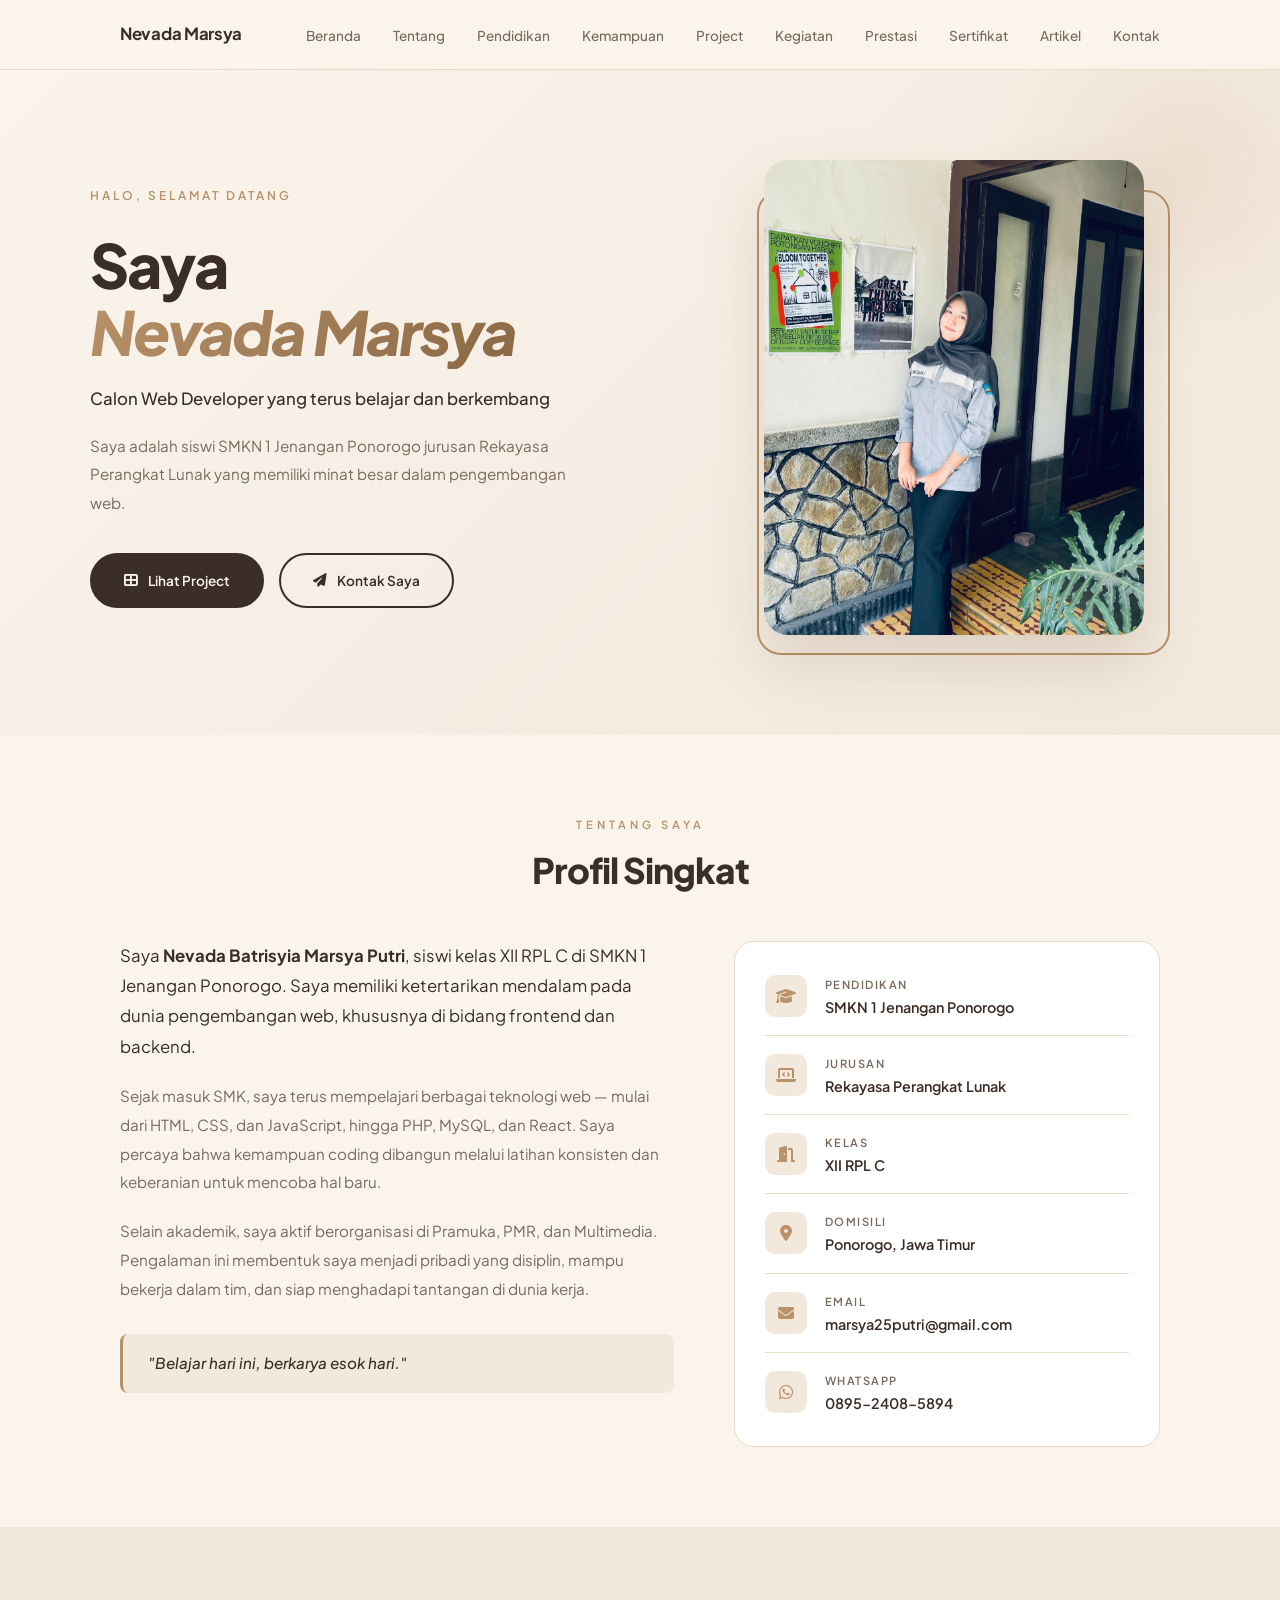
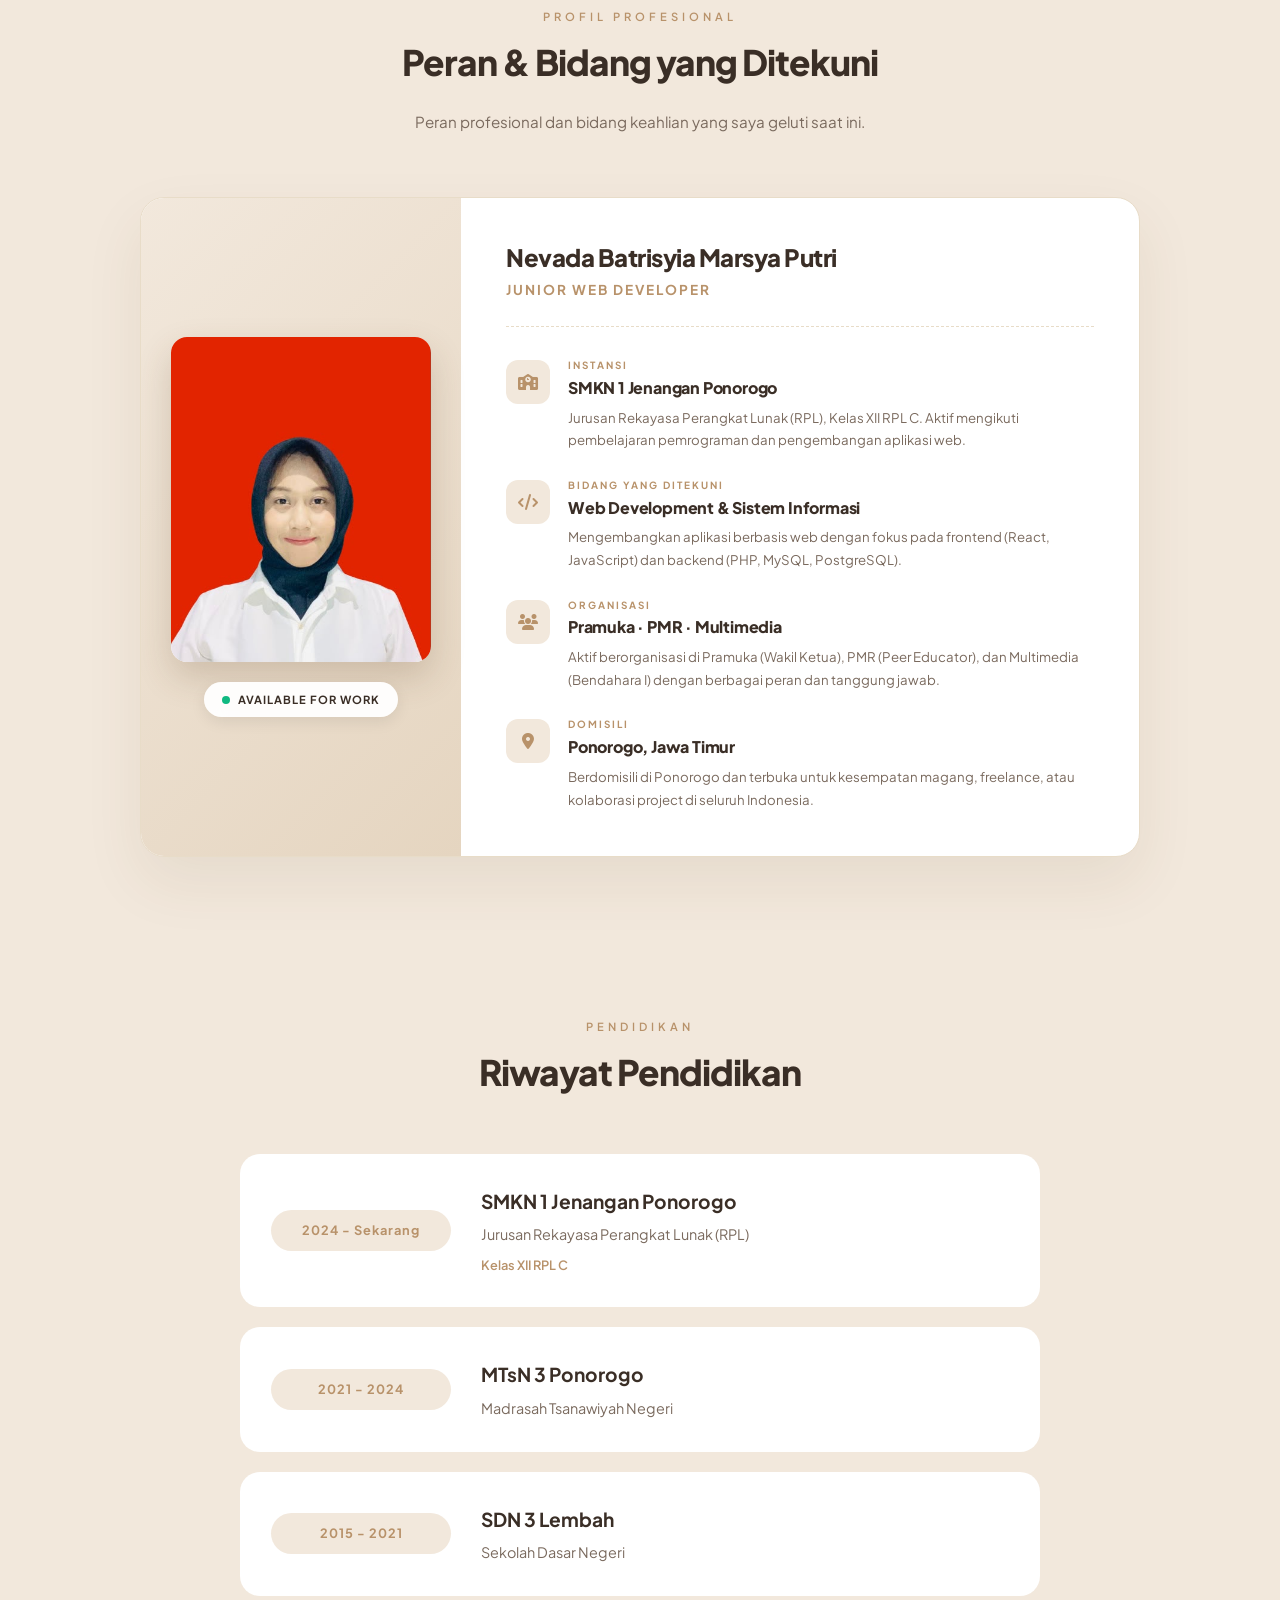
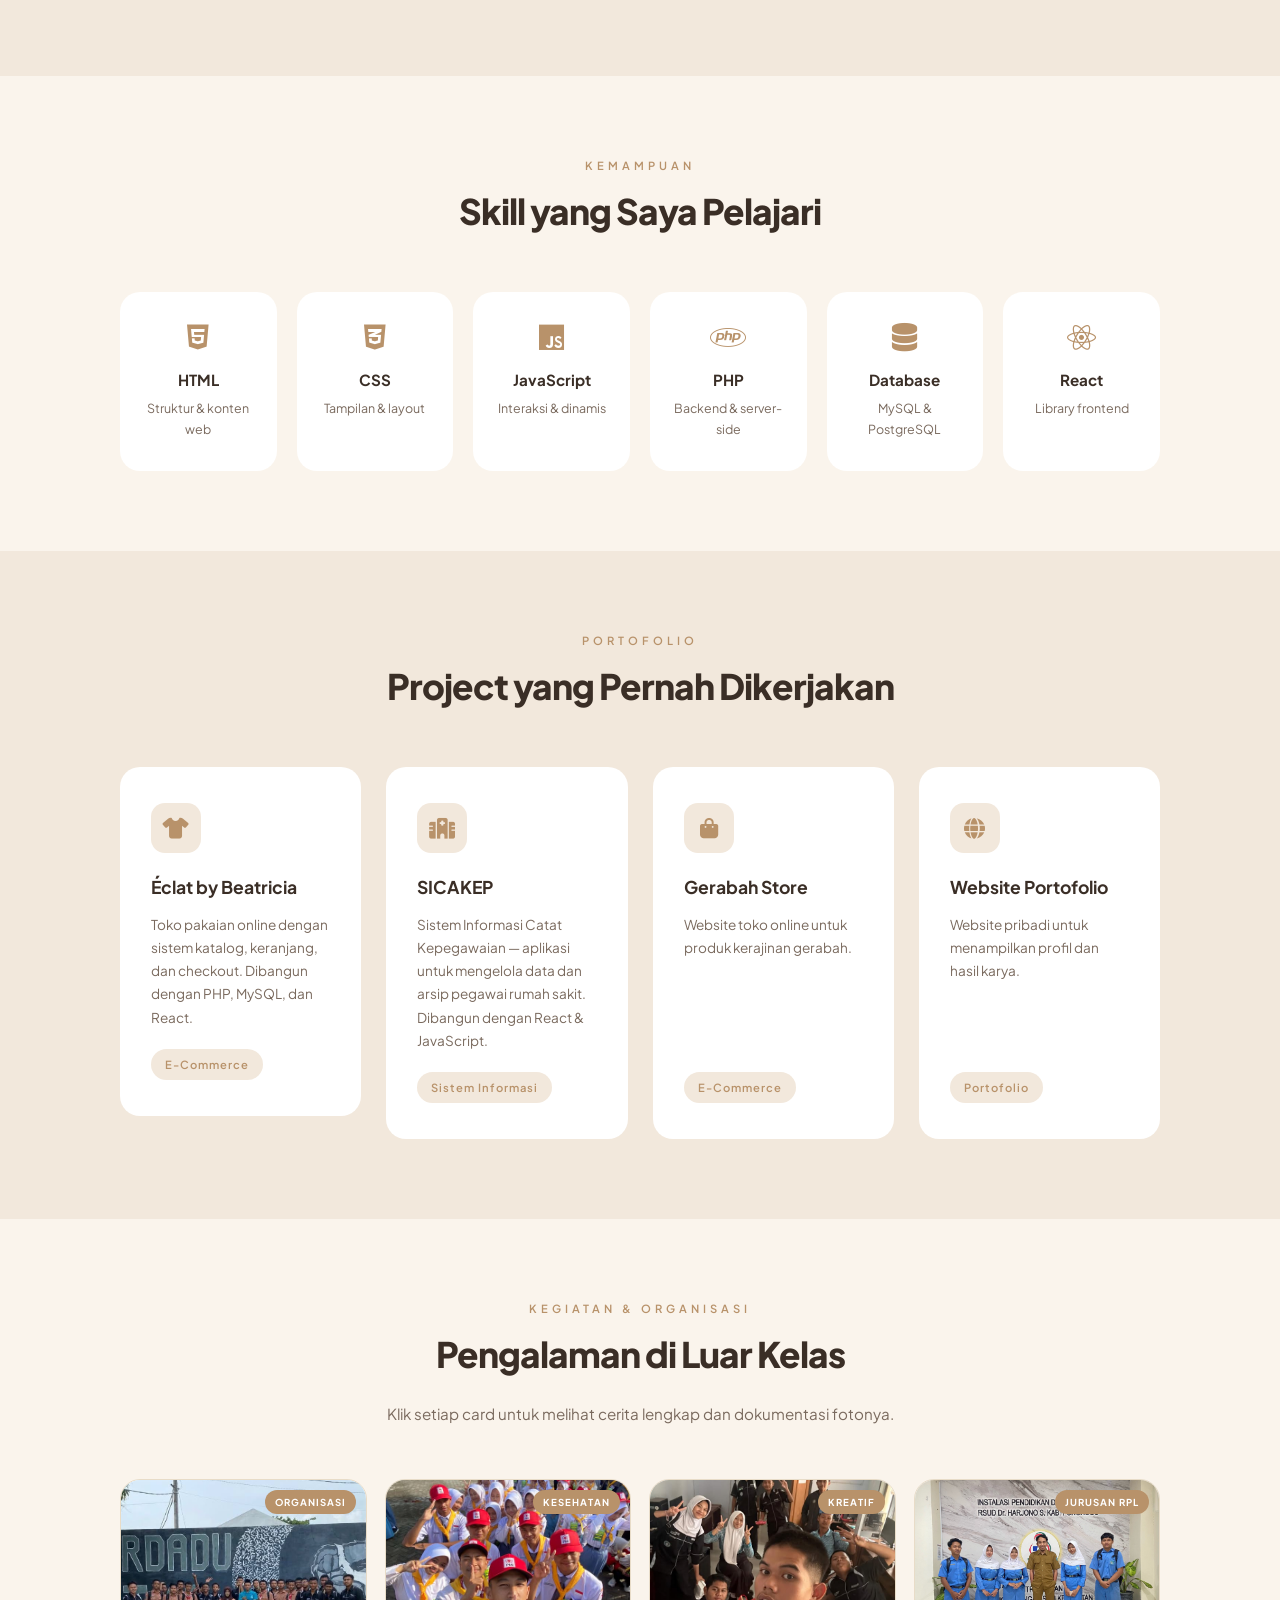
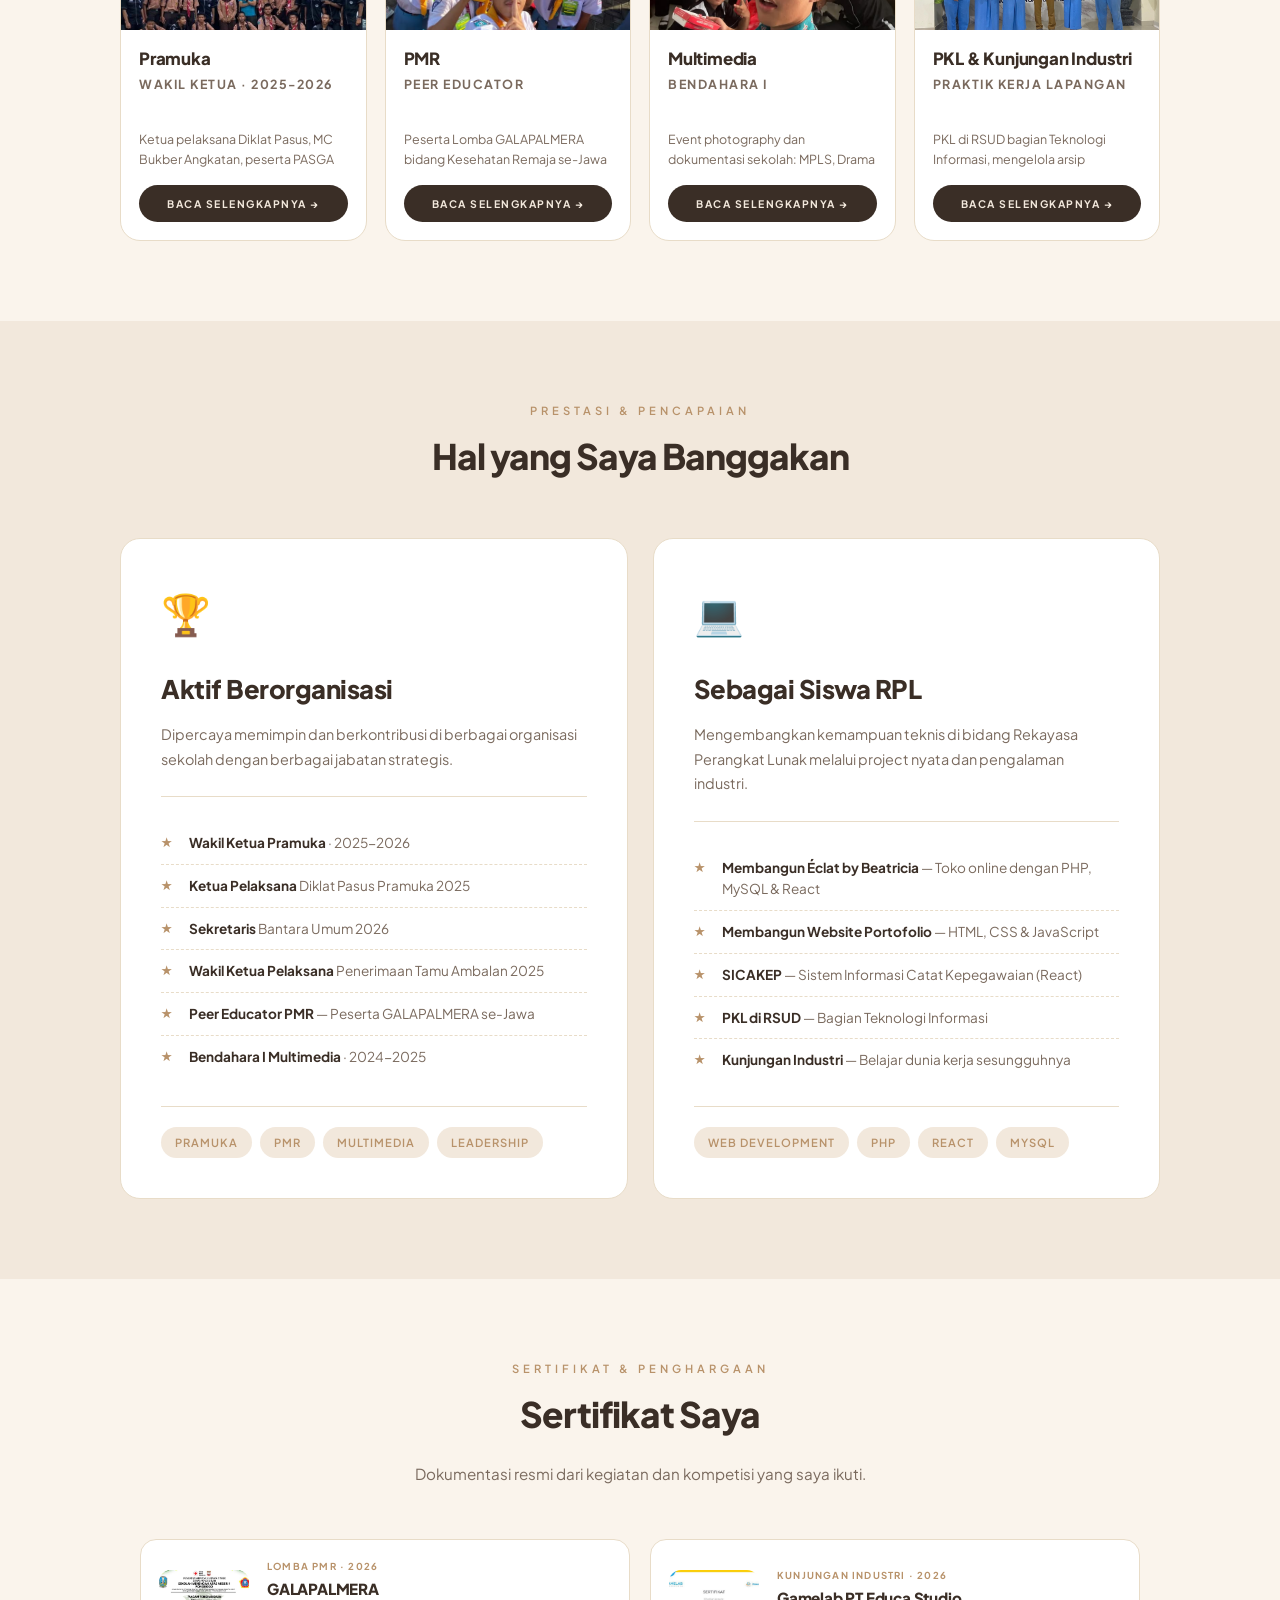
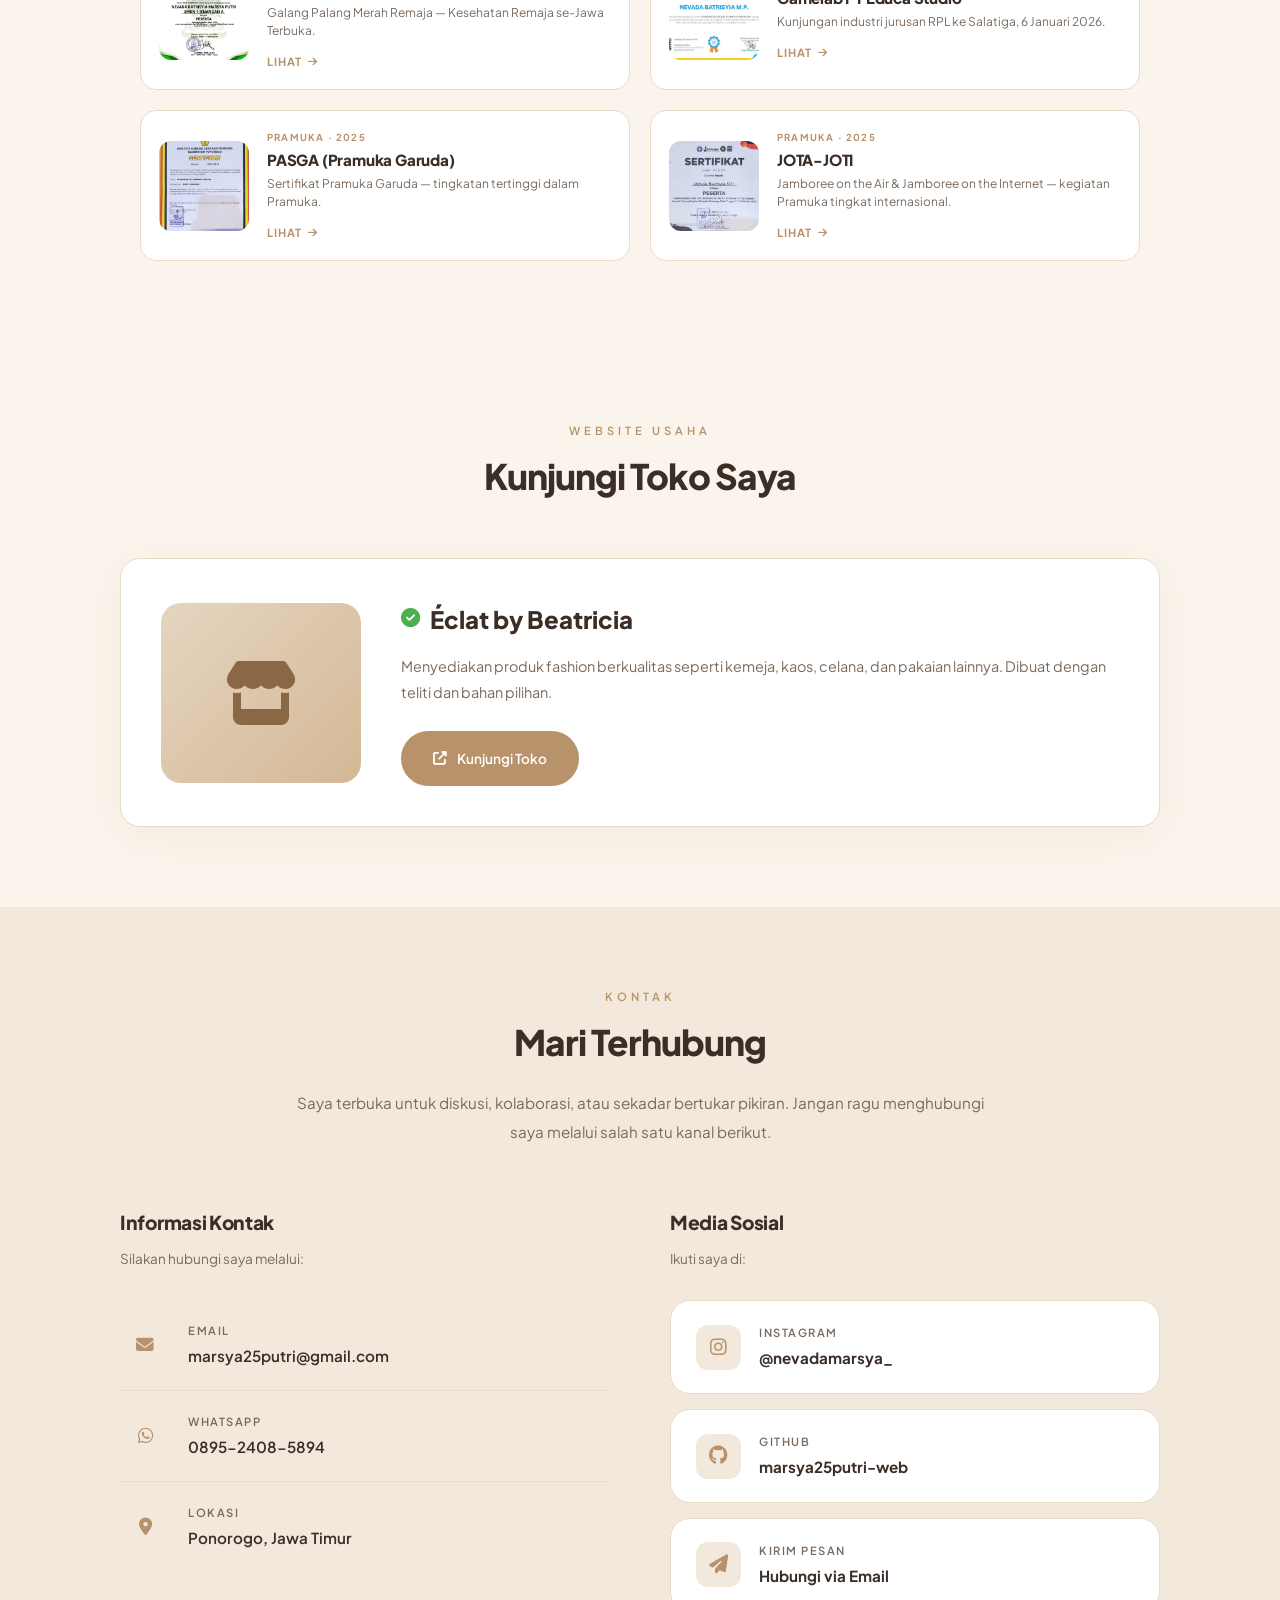
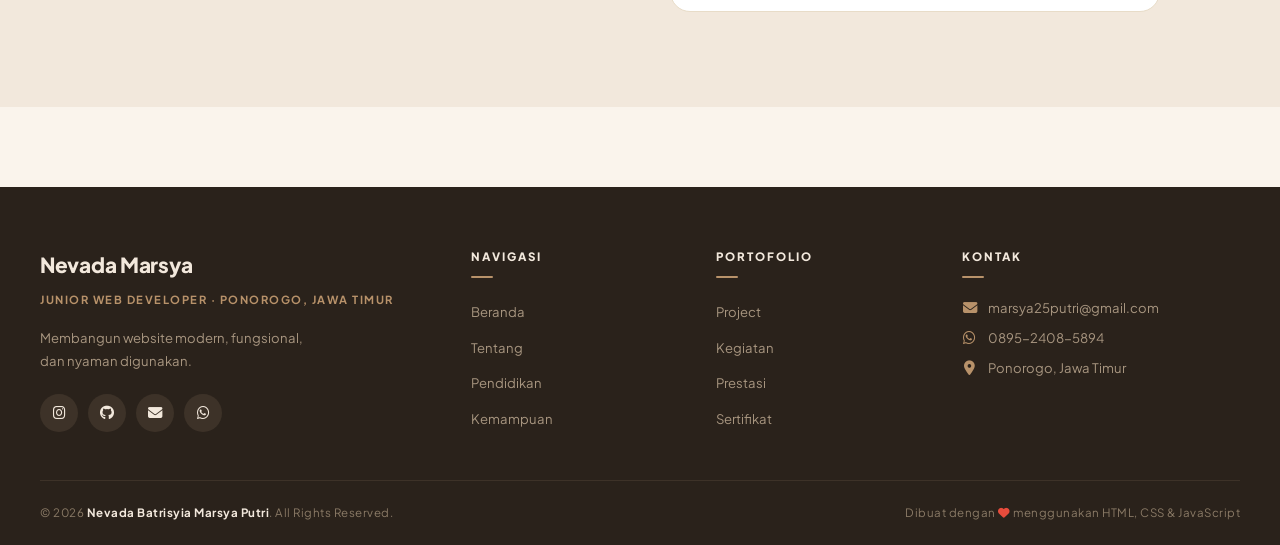
<file: index.html>
<!DOCTYPE html>
<html lang="id">
<head>
    <meta charset="UTF-8">
    <meta name="viewport" content="width=device-width, initial-scale=1.0">
    <title>Nevada Batrisyia Marsya Putri - Junior Web Developer</title>
    <link rel="preconnect" href="https://fonts.googleapis.com">
    <link rel="preconnect" href="https://fonts.gstatic.com" crossorigin>
    <link href="https://fonts.googleapis.com/css2?family=Plus+Jakarta+Sans:wght@300;400;500;600;700;800&display=swap" rel="stylesheet">
    <link rel="stylesheet" href="https://cdnjs.cloudflare.com/ajax/libs/font-awesome/6.4.0/css/all.min.css">
    <link rel="stylesheet" href="style.css">
</head>
<body>

<!-- Navbar -->
<nav class="navbar">
    <div class="nav-container">
        <a href="#home" class="logo">Nevada Marsya</a>
        <ul class="nav-menu">
            <li><a href="#home">Beranda</a></li>
            <li><a href="#tentang">Tentang</a></li>
            <li><a href="#pendidikan">Pendidikan</a></li>
            <li><a href="#keahlian">Kemampuan</a></li>
            <li><a href="#karya">Project</a></li>
            <li><a href="#kegiatan">Kegiatan</a></li>
            <li><a href="#prestasi">Prestasi</a></li>
            <li><a href="#sertifikat">Sertifikat</a></li>
            <li><a href="#artikel">Artikel</a></li>
            <li><a href="#kontak">Kontak</a></li>
        </ul>
        <div class="menu-toggle" onclick="document.querySelector('.nav-menu').classList.toggle('show')">
            <i class="fas fa-bars"></i>
        </div>
    </div>
</nav>

<!-- Hero -->
<section class="hero" id="home">
    <div class="container">
        <div class="hero-grid">
            <div class="hero-content">
                <p class="hero-label">HALO, SELAMAT DATANG</p>
                <h1>Saya<br><span>Nevada Marsya</span></h1>
                <p class="hero-sub">Calon Web Developer yang terus belajar dan berkembang</p>
                <p class="hero-desc">
                    Saya adalah siswi SMKN 1 Jenangan Ponorogo jurusan Rekayasa Perangkat Lunak 
                    yang memiliki minat besar dalam pengembangan web.
                </p>
                <div class="hero-buttons">
                    <a href="#karya" class="btn"><i class="fas fa-th-large"></i> Lihat Project</a>
                    <a href="#kontak" class="btn-outline"><i class="fas fa-paper-plane"></i> Kontak Saya</a>
                </div>
            </div>
            <div class="hero-photo">
                <div class="photo-frame">
                    <img src="assets/images/foto-profil.jpg" alt="Nevada Marsya" onerror="this.src='https://via.placeholder.com/500x600?text=Foto+Profil'">
                </div>
                <div class="photo-decoration"></div>
            </div>
        </div>
    </div>
</section>

<!-- Tentang -->
<section class="section" id="tentang">
    <div class="container">
        <p class="section-label">TENTANG SAYA</p>
        <h2 class="section-title">Profil Singkat</h2>
        <div class="tentang-grid">
            <div class="tentang-text">
                <p class="tentang-lead">Saya <strong>Nevada Batrisyia Marsya Putri</strong>, siswi kelas XII RPL C di SMKN 1 Jenangan Ponorogo. Saya memiliki ketertarikan mendalam pada dunia pengembangan web, khususnya di bidang frontend dan backend.</p>
                <p>Sejak masuk SMK, saya terus mempelajari berbagai teknologi web — mulai dari HTML, CSS, dan JavaScript, hingga PHP, MySQL, dan React. Saya percaya bahwa kemampuan coding dibangun melalui latihan konsisten dan keberanian untuk mencoba hal baru.</p>
                <p>Selain akademik, saya aktif berorganisasi di Pramuka, PMR, dan Multimedia. Pengalaman ini membentuk saya menjadi pribadi yang disiplin, mampu bekerja dalam tim, dan siap menghadapi tantangan di dunia kerja.</p>
                <div class="tentang-quote"><p>"Belajar hari ini, berkarya esok hari."</p></div>
            </div>
            <div class="tentang-info">
                <div class="info-row-baru"><div class="info-icon"><i class="fas fa-graduation-cap"></i></div><div><span class="info-label-baru">Pendidikan</span><span class="info-value-baru">SMKN 1 Jenangan Ponorogo</span></div></div>
                <div class="info-row-baru"><div class="info-icon"><i class="fas fa-laptop-code"></i></div><div><span class="info-label-baru">Jurusan</span><span class="info-value-baru">Rekayasa Perangkat Lunak</span></div></div>
                <div class="info-row-baru"><div class="info-icon"><i class="fas fa-door-open"></i></div><div><span class="info-label-baru">Kelas</span><span class="info-value-baru">XII RPL C</span></div></div>
                <div class="info-row-baru"><div class="info-icon"><i class="fas fa-map-marker-alt"></i></div><div><span class="info-label-baru">Domisili</span><span class="info-value-baru">Ponorogo, Jawa Timur</span></div></div>
                <div class="info-row-baru"><div class="info-icon"><i class="fas fa-envelope"></i></div><div><span class="info-label-baru">Email</span><span class="info-value-baru">marsya25putri@gmail.com</span></div></div>
                <div class="info-row-baru"><div class="info-icon"><i class="fab fa-whatsapp"></i></div><div><span class="info-label-baru">WhatsApp</span><span class="info-value-baru">0895-2408-5894</span></div></div>
            </div>
        </div>
    </div>
</section>

<!-- Profil Profesional -->
<section class="section section-alt" id="profil">
    <div class="container">
        <p class="section-label">PROFIL PROFESIONAL</p>
        <h2 class="section-title">Peran & Bidang yang Ditekuni</h2>
        <p class="section-desc">Peran profesional dan bidang keahlian yang saya geluti saat ini.</p>
        
        <div class="profil-card-wrapper">
            <!-- Foto -->
            <div class="profil-photo-side">
                <div class="profil-photo-box">
                    <img src="assets/images/foto-formal.jpg" alt="Nevada Marsya" onerror="this.src='https://via.placeholder.com/400x500/f2e8dc/b8926a?text=Foto+Formal'">
                </div>
                <div class="profil-status">
                    <span class="dot"></span>
                    <span>Available for Work</span>
                </div>
            </div>

            <!-- Info -->
            <div class="profil-info-side">
                <div class="profil-header">
                    <h3>Nevada Batrisyia Marsya Putri</h3>
                    <p class="profil-role">Junior Web Developer</p>
                </div>

                <div class="profil-details">
                    <div class="detail-item">
                        <div class="detail-icon"><i class="fas fa-school"></i></div>
                        <div class="detail-text">
                            <span>Instansi</span>
                            <strong>SMKN 1 Jenangan Ponorogo</strong>
                            <p>Jurusan Rekayasa Perangkat Lunak (RPL), Kelas XII RPL C. Aktif mengikuti pembelajaran pemrograman dan pengembangan aplikasi web.</p>
                        </div>
                    </div>

                    <div class="detail-item">
                        <div class="detail-icon"><i class="fas fa-code"></i></div>
                        <div class="detail-text">
                            <span>Bidang yang Ditekuni</span>
                            <strong>Web Development & Sistem Informasi</strong>
                            <p>Mengembangkan aplikasi berbasis web dengan fokus pada frontend (React, JavaScript) dan backend (PHP, MySQL, PostgreSQL).</p>
                        </div>
                    </div>

                    <div class="detail-item">
                        <div class="detail-icon"><i class="fas fa-users"></i></div>
                        <div class="detail-text">
                            <span>Organisasi</span>
                            <strong>Pramuka · PMR · Multimedia</strong>
                            <p>Aktif berorganisasi di Pramuka (Wakil Ketua), PMR (Peer Educator), dan Multimedia (Bendahara I) dengan berbagai peran dan tanggung jawab.</p>
                        </div>
                    </div>

                    <div class="detail-item">
                        <div class="detail-icon"><i class="fas fa-map-marker-alt"></i></div>
                        <div class="detail-text">
                            <span>Domisili</span>
                            <strong>Ponorogo, Jawa Timur</strong>
                            <p>Berdomisili di Ponorogo dan terbuka untuk kesempatan magang, freelance, atau kolaborasi project di seluruh Indonesia.</p>
                        </div>
                    </div>
                </div>
            </div>
        </div>
    </div>
</section>

<!-- Pendidikan -->
<section class="section section-alt" id="pendidikan">
    <div class="container">
        <p class="section-label">PENDIDIKAN</p>
        <h2 class="section-title">Riwayat Pendidikan</h2>
        <div class="edu-list">
            <div class="edu-card"><div class="edu-year">2024 - Sekarang</div><div class="edu-info"><h3>SMKN 1 Jenangan Ponorogo</h3><p>Jurusan Rekayasa Perangkat Lunak (RPL)</p><span>Kelas XII RPL C</span></div></div>
            <div class="edu-card"><div class="edu-year">2021 - 2024</div><div class="edu-info"><h3>MTsN 3 Ponorogo</h3><p>Madrasah Tsanawiyah Negeri</p></div></div>
            <div class="edu-card"><div class="edu-year">2015 - 2021</div><div class="edu-info"><h3>SDN 3 Lembah</h3><p>Sekolah Dasar Negeri</p></div></div>
        </div>
    </div>
</section>

<!-- Keahlian -->
<section class="section" id="keahlian">
    <div class="container">
        <p class="section-label">KEMAMPUAN</p>
        <h2 class="section-title">Skill yang Saya Pelajari</h2>
        <div class="skill-grid">
            <div class="skill-item"><i class="fab fa-html5"></i><h4>HTML</h4><p>Struktur & konten web</p></div>
            <div class="skill-item"><i class="fab fa-css3-alt"></i><h4>CSS</h4><p>Tampilan & layout</p></div>
            <div class="skill-item"><i class="fab fa-js"></i><h4>JavaScript</h4><p>Interaksi & dinamis</p></div>
            <div class="skill-item"><i class="fab fa-php"></i><h4>PHP</h4><p>Backend & server-side</p></div>
            <div class="skill-item"><i class="fas fa-database"></i><h4>Database</h4><p>MySQL & PostgreSQL</p></div>
            <div class="skill-item"><i class="fab fa-react"></i><h4>React</h4><p>Library frontend</p></div>
        </div>
    </div>
</section>

<!-- Karya -->
<!-- Karya -->
<section class="section section-alt" id="karya">
    <div class="container">
        <p class="section-label">PORTOFOLIO</p>
        <h2 class="section-title">Project yang Pernah Dikerjakan</h2>
        <div class="karya-grid">
            <a href="https://eclat-store.great-site.net" target="_blank" class="karya-card-link">
                <div class="karya-card"><div class="karya-icon"><i class="fas fa-tshirt"></i></div><h3>Éclat by Beatricia</h3><p>Toko pakaian online dengan sistem katalog, keranjang, dan checkout. Dibangun dengan PHP, MySQL, dan React.</p><span class="karya-tag">E-Commerce</span></div>
            </a>
            <a href="https://sicakep.rsudharjono.my.id" target="_blank" class="karya-card-link">
                <div class="karya-card"><div class="karya-icon"><i class="fas fa-hospital"></i></div><h3>SICAKEP</h3><p>Sistem Informasi Catat Kepegawaian — aplikasi untuk mengelola data dan arsip pegawai rumah sakit. Dibangun dengan React & JavaScript.</p><span class="karya-tag">Sistem Informasi</span></div>
            </a>
            <div class="karya-card"><div class="karya-icon"><i class="fas fa-shopping-bag"></i></div><h3>Gerabah Store</h3><p>Website toko online untuk produk kerajinan gerabah.</p><span class="karya-tag">E-Commerce</span></div>
            <div class="karya-card"><div class="karya-icon"><i class="fas fa-globe"></i></div><h3>Website Portofolio</h3><p>Website pribadi untuk menampilkan profil dan hasil karya.</p><span class="karya-tag">Portofolio</span></div>
        </div>
    </div>
</section>

<!-- Kegiatan -->
<section class="section" id="kegiatan">
    <div class="container">
        <p class="section-label">KEGIATAN & ORGANISASI</p>
        <h2 class="section-title">Pengalaman di Luar Kelas</h2>
        <p class="section-desc">Klik setiap card untuk melihat cerita lengkap dan dokumentasi fotonya.</p>
        <div class="kegiatan-grid">
            <a href="kegiatan-pramuka.html" class="kegiatan-card-link">
                <div class="kegiatan-card">
                    <div class="kegiatan-image">
                        <img src="assets/images/PRAMUKA1.jpg" alt="Pramuka" onerror="this.src='https://via.placeholder.com/400x300/f2e8dc/b8926a?text=Pramuka'">
                        <div class="kegiatan-badge">Organisasi</div>
                    </div>
                    <div class="kegiatan-body">
                        <h3>Pramuka</h3>
                        <p class="kegiatan-role">Wakil Ketua · 2025-2026</p>
                        <p>Ketua pelaksana Diklat Pasus, MC Bukber Angkatan, peserta PASGA (Pramuka Garuda) 2025.</p>
                        <span class="kegiatan-more">Baca Selengkapnya →</span>
                    </div>
                </div>
            </a>
            <a href="kegiatan-pmr.html" class="kegiatan-card-link">
                <div class="kegiatan-card">
                    <div class="kegiatan-image">
                        <img src="assets/images/LOMBA_PMR.jpg" alt="PMR" onerror="this.src='https://via.placeholder.com/400x300/f2e8dc/b8926a?text=PMR'">
                        <div class="kegiatan-badge">Kesehatan</div>
                    </div>
                    <div class="kegiatan-body">
                        <h3>PMR</h3>
                        <p class="kegiatan-role">Peer Educator</p>
                        <p>Peserta Lomba GALAPALMERA bidang Kesehatan Remaja se-Jawa Terbuka. Aktif sebagai peer educator.</p>
                        <span class="kegiatan-more">Baca Selengkapnya →</span>
                    </div>
                </div>
            </a>
            <a href="kegiatan-multimedia.html" class="kegiatan-card-link">
                <div class="kegiatan-card">
                    <div class="kegiatan-image">
                        <img src="assets/images/MM.jpg" alt="Multimedia" onerror="this.src='https://via.placeholder.com/400x300/f2e8dc/b8926a?text=Multimedia'">
                        <div class="kegiatan-badge">Kreatif</div>
                    </div>
                    <div class="kegiatan-body">
                        <h3>Multimedia</h3>
                        <p class="kegiatan-role">Bendahara I</p>
                        <p>Event photography dan dokumentasi sekolah: MPLS, Drama Kolaborasi, Hari Nasional, dan lainnya.</p>
                        <span class="kegiatan-more">Baca Selengkapnya →</span>
                    </div>
                </div>
            </a>
            <a href="kegiatan-pkl-industri.html" class="kegiatan-card-link">
                <div class="kegiatan-card">
                    <div class="kegiatan-image">
                        <img src="assets/images/PKL_RSUD.jpg" alt="PKL" onerror="this.src='https://via.placeholder.com/400x300/f2e8dc/b8926a?text=PKL'">
                        <div class="kegiatan-badge">Jurusan RPL</div>
                    </div>
                    <div class="kegiatan-body">
                        <h3>PKL & Kunjungan Industri</h3>
                        <p class="kegiatan-role">Praktik Kerja Lapangan</p>
                        <p>PKL di RSUD bagian Teknologi Informasi, mengelola arsip pegawai. Belajar dunia kerja sesungguhnya.</p>
                        <span class="kegiatan-more">Baca Selengkapnya →</span>
                    </div>
                </div>
            </a>
        </div>
    </div>
</section>

<!-- Prestasi -->
<section class="section section-alt" id="prestasi">
    <div class="container">
        <p class="section-label">PRESTASI & PENCAPAIAN</p>
        <h2 class="section-title">Hal yang Saya Banggakan</h2>
        <div class="prestasi-grid-2">
            <div class="prestasi-card-big">
                <div class="prestasi-icon-big">🏆</div>
                <h3>Aktif Berorganisasi</h3>
                <p class="prestasi-desc">Dipercaya memimpin dan berkontribusi di berbagai organisasi sekolah dengan berbagai jabatan strategis.</p>
                <ul class="prestasi-list">
                    <li><strong>Wakil Ketua Pramuka</strong> · 2025-2026</li>
                    <li><strong>Ketua Pelaksana</strong> Diklat Pasus Pramuka 2025</li>
                    <li><strong>Sekretaris</strong> Bantara Umum 2026</li>
                    <li><strong>Wakil Ketua Pelaksana</strong> Penerimaan Tamu Ambalan 2025</li>
                    <li><strong>Peer Educator PMR</strong> — Peserta GALAPALMERA se-Jawa</li>
                    <li><strong>Bendahara I Multimedia</strong> · 2024-2025</li>
                </ul>
                <div class="prestasi-tags">
                    <span>Pramuka</span><span>PMR</span><span>Multimedia</span><span>Leadership</span>
                </div>
            </div>
            <div class="prestasi-card-big">
                <div class="prestasi-icon-big">💻</div>
                <h3>Sebagai Siswa RPL</h3>
                <p class="prestasi-desc">Mengembangkan kemampuan teknis di bidang Rekayasa Perangkat Lunak melalui project nyata dan pengalaman industri.</p>
                <ul class="prestasi-list">
                    <li><strong>Membangun Éclat by Beatricia</strong> — Toko online dengan PHP, MySQL & React</li>
                    <li><strong>Membangun Website Portofolio</strong> — HTML, CSS & JavaScript</li>
                    <li><strong>SICAKEP</strong> — Sistem Informasi Catat Kepegawaian (React)</li>
                    <li><strong>PKL di RSUD</strong> — Bagian Teknologi Informasi</li>
                    <li><strong>Kunjungan Industri</strong> — Belajar dunia kerja sesungguhnya</li>
                </ul>
                <div class="prestasi-tags">
                    <span>Web Development</span><span>PHP</span><span>React</span><span>MySQL</span>
                </div>
            </div>
        </div>
    </div>
</section>

<!-- Sertifikat -->
<!-- Sertifikat -->
<section class="section" id="sertifikat">
    <div class="container">
        <p class="section-label">SERTIFIKAT & PENGHARGAAN</p>
        <h2 class="section-title">Sertifikat Saya</h2>
        <p class="section-desc">Dokumentasi resmi dari kegiatan dan kompetisi yang saya ikuti.</p>
        
        <div class="sertifikat-grid">
            <!-- GALA -->
            <div class="sertifikat-card">
                <div class="sertifikat-thumb">
                    <img src="assets/sertifikat/SERTIFIKAT_GALA.jpg" alt="Sertifikat GALAPALMERA" onerror="this.src='https://via.placeholder.com/400x400/f2e8dc/b8926a?text=GALA'">
                </div>
                <div class="sertifikat-info">
                    <span class="sertifikat-tag">Lomba PMR · 2026</span>
                    <h3>GALAPALMERA</h3>
                    <p>Galang Palang Merah Remaja — Kesehatan Remaja se-Jawa Terbuka.</p>
                    <a href="assets/sertifikat/SERTIFIKAT_GALA.jpg" target="_blank" class="sertifikat-link">
                        Lihat <i class="fas fa-arrow-right"></i>
                    </a>
                </div>
            </div>

            <!-- KI -->
            <div class="sertifikat-card">
                <div class="sertifikat-thumb">
                    <img src="assets/sertifikat/SERTIFIKAT_KI.jpg" alt="Sertifikat Kunjungan Industri" onerror="this.src='https://via.placeholder.com/400x400/f2e8dc/b8926a?text=KI'">
                </div>
                <div class="sertifikat-info">
                    <span class="sertifikat-tag">Kunjungan Industri · 2026</span>
                    <h3>Gamelab PT Educa Studio</h3>
                    <p>Kunjungan industri jurusan RPL ke Salatiga, 6 Januari 2026.</p>
                    <a href="assets/sertifikat/SERTIFIKAT_KI.jpg" target="_blank" class="sertifikat-link">
                        Lihat <i class="fas fa-arrow-right"></i>
                    </a>
                </div>
            </div>

            <!-- PASGA -->
            <div class="sertifikat-card">
                <div class="sertifikat-thumb">
                    <img src="assets/sertifikat/SERTIF_PASGA.jpg" alt="Sertifikat PASGA" onerror="this.src='https://via.placeholder.com/400x400/f2e8dc/b8926a?text=PASGA'">
                </div>
                <div class="sertifikat-info">
                    <span class="sertifikat-tag">Pramuka · 2025</span>
                    <h3>PASGA (Pramuka Garuda)</h3>
                    <p>Sertifikat Pramuka Garuda — tingkatan tertinggi dalam Pramuka.</p>
                    <a href="assets/sertifikat/SERTIF_PASGA.jpg" target="_blank" class="sertifikat-link">
                        Lihat <i class="fas fa-arrow-right"></i>
                    </a>
                </div>
            </div>

            <!-- JOTA-JOTI -->
            <div class="sertifikat-card">
                <div class="sertifikat-thumb">
                    <img src="assets/sertifikat/SERTIF_JOTAJOTI.jpg" alt="Sertifikat JOTA-JOTI" onerror="this.src='https://via.placeholder.com/400x400/f2e8dc/b8926a?text=JOTA-JOTI'">
                </div>
                <div class="sertifikat-info">
                    <span class="sertifikat-tag">Pramuka · 2025</span>
                    <h3>JOTA-JOTI</h3>
                    <p>Jamboree on the Air & Jamboree on the Internet — kegiatan Pramuka tingkat internasional.</p>
                    <a href="assets/sertifikat/SERTIF_JOTAJOTI.jpg" target="_blank" class="sertifikat-link">
                        Lihat <i class="fas fa-arrow-right"></i>
                    </a>
                </div>
            </div>
        </div>
    </div>
</section>
<!-- Website Usaha -->
<section class="section" id="usaha">
    <div class="container">
        <p class="section-label">WEBSITE USAHA</p>
        <h2 class="section-title">Kunjungi Toko Saya</h2>
        <div class="usaha-card">
            <div class="usaha-icon"><i class="fas fa-store"></i></div>
            <div class="usaha-info">
                <h3><i class="fas fa-circle-check"></i> Éclat by Beatricia</h3>
                <p>Menyediakan produk fashion berkualitas seperti kemeja, kaos, celana, dan pakaian lainnya. Dibuat dengan teliti dan bahan pilihan.</p>
                <a href="http://localhost/toko-penjahit/app/" target="_blank" class="btn-usaha"><i class="fas fa-external-link-alt"></i> Kunjungi Toko</a>
            </div>
        </div>
    </div>
</section>

<!-- Kontak -->
<section class="section section-alt" id="kontak">
    <div class="container">
        <p class="section-label">KONTAK</p>
        <h2 class="section-title">Mari Terhubung</h2>
        <p class="section-desc">Saya terbuka untuk diskusi, kolaborasi, atau sekadar bertukar pikiran. Jangan ragu menghubungi saya melalui salah satu kanal berikut.</p>
        <div class="kontak-wrap">
            <div class="kontak-info">
                <h3>Informasi Kontak</h3>
                <p>Silakan hubungi saya melalui:</p>
                <div class="kontak-item">
                    <div class="kontak-icon"><i class="fas fa-envelope"></i></div>
                    <div class="kontak-detail"><span>Email</span><a href="mailto:marsya25putri@gmail.com">marsya25putri@gmail.com</a></div>
                </div>
                <div class="kontak-item">
                    <div class="kontak-icon"><i class="fab fa-whatsapp"></i></div>
                    <div class="kontak-detail"><span>WhatsApp</span><a href="https://wa.me/6289524085894" target="_blank">0895-2408-5894</a></div>
                </div>
                <div class="kontak-item">
                    <div class="kontak-icon"><i class="fas fa-map-marker-alt"></i></div>
                    <div class="kontak-detail"><span>Lokasi</span><p>Ponorogo, Jawa Timur</p></div>
                </div>
            </div>
            <div class="kontak-social">
                <h3>Media Sosial</h3>
                <p>Ikuti saya di:</p>
                <a href="https://instagram.com/nevadamarsya_" target="_blank" class="social-card instagram">
                    <div class="social-icon"><i class="fab fa-instagram"></i></div>
                    <div class="social-text"><span>Instagram</span><strong>@nevadamarsya_</strong></div>
                    <i class="fas fa-arrow-right social-arrow"></i>
                </a>
                <a href="https://github.com/marsya25putri-web" target="_blank" class="social-card github">
                    <div class="social-icon"><i class="fab fa-github"></i></div>
                    <div class="social-text"><span>GitHub</span><strong>marsya25putri-web</strong></div>
                    <i class="fas fa-arrow-right social-arrow"></i>
                </a>
                <a href="mailto:marsya25putri@gmail.com" class="social-card email">
                    <div class="social-icon"><i class="fas fa-paper-plane"></i></div>
                    <div class="social-text"><span>Kirim Pesan</span><strong>Hubungi via Email</strong></div>
                    <i class="fas fa-arrow-right social-arrow"></i>
                </a>
            </div>
        </div>
    </div>
</section>

<!-- Footer -->
<footer class="footer">
    <div class="footer-container">
        <div class="footer-brand">
            <h3>Nevada Marsya</h3>
            <p class="footer-tagline">Junior Web Developer · Ponorogo, Jawa Timur</p>
            <p class="footer-desc">Membangun website modern, fungsional, dan nyaman digunakan.</p>
            <div class="footer-social">
                <a href="https://instagram.com/nevadamarsya_" target="_blank"><i class="fab fa-instagram"></i></a>
                <a href="https://github.com/marsya25putri-web" target="_blank"><i class="fab fa-github"></i></a>
                <a href="mailto:marsya25putri@gmail.com"><i class="fas fa-envelope"></i></a>
                <a href="https://wa.me/6289524085894" target="_blank"><i class="fab fa-whatsapp"></i></a>
            </div>
        </div>
        <div class="footer-col">
            <h4>Navigasi</h4>
            <ul>
                <li><a href="#home">Beranda</a></li>
                <li><a href="#tentang">Tentang</a></li>
                <li><a href="#pendidikan">Pendidikan</a></li>
                <li><a href="#keahlian">Kemampuan</a></li>
            </ul>
        </div>
        <div class="footer-col">
            <h4>Portofolio</h4>
            <ul>
                <li><a href="#karya">Project</a></li>
                <li><a href="#kegiatan">Kegiatan</a></li>
                <li><a href="#prestasi">Prestasi</a></li>
                <li><a href="#sertifikat">Sertifikat</a></li>
            </ul>
        </div>
        <div class="footer-col">
            <h4>Kontak</h4>
            <ul class="footer-contact">
                <li><i class="fas fa-envelope"></i><a href="mailto:marsya25putri@gmail.com">marsya25putri@gmail.com</a></li>
                <li><i class="fab fa-whatsapp"></i><a href="https://wa.me/6289524085894" target="_blank">0895-2408-5894</a></li>
                <li><i class="fas fa-map-marker-alt"></i><span>Ponorogo, Jawa Timur</span></li>
            </ul>
        </div>
    </div>
    <div class="footer-bottom">
        <p>© 2026 <strong>Nevada Batrisyia Marsya Putri</strong>. All Rights Reserved.</p>
        <p class="footer-made">Dibuat dengan <i class="fas fa-heart"></i> menggunakan HTML, CSS & JavaScript</p>
    </div>
</footer>

</body>
</html>
</file>
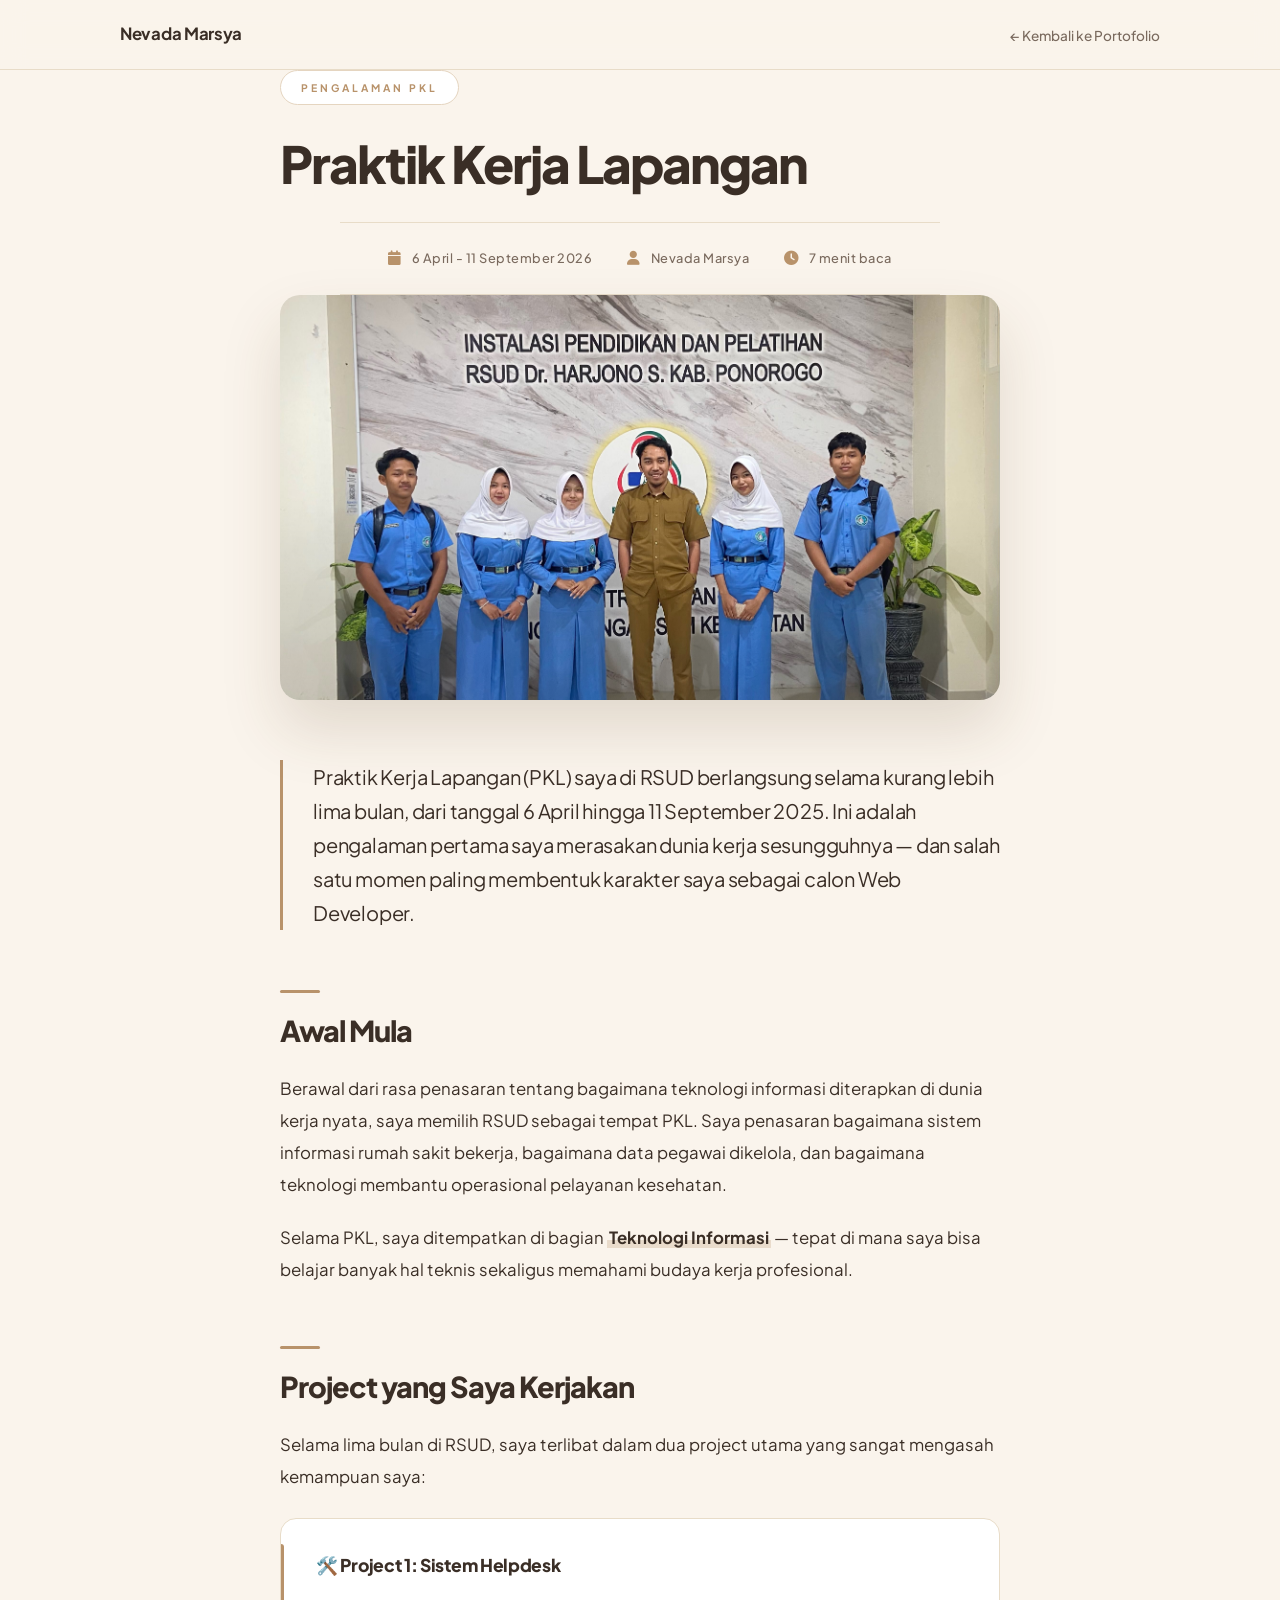
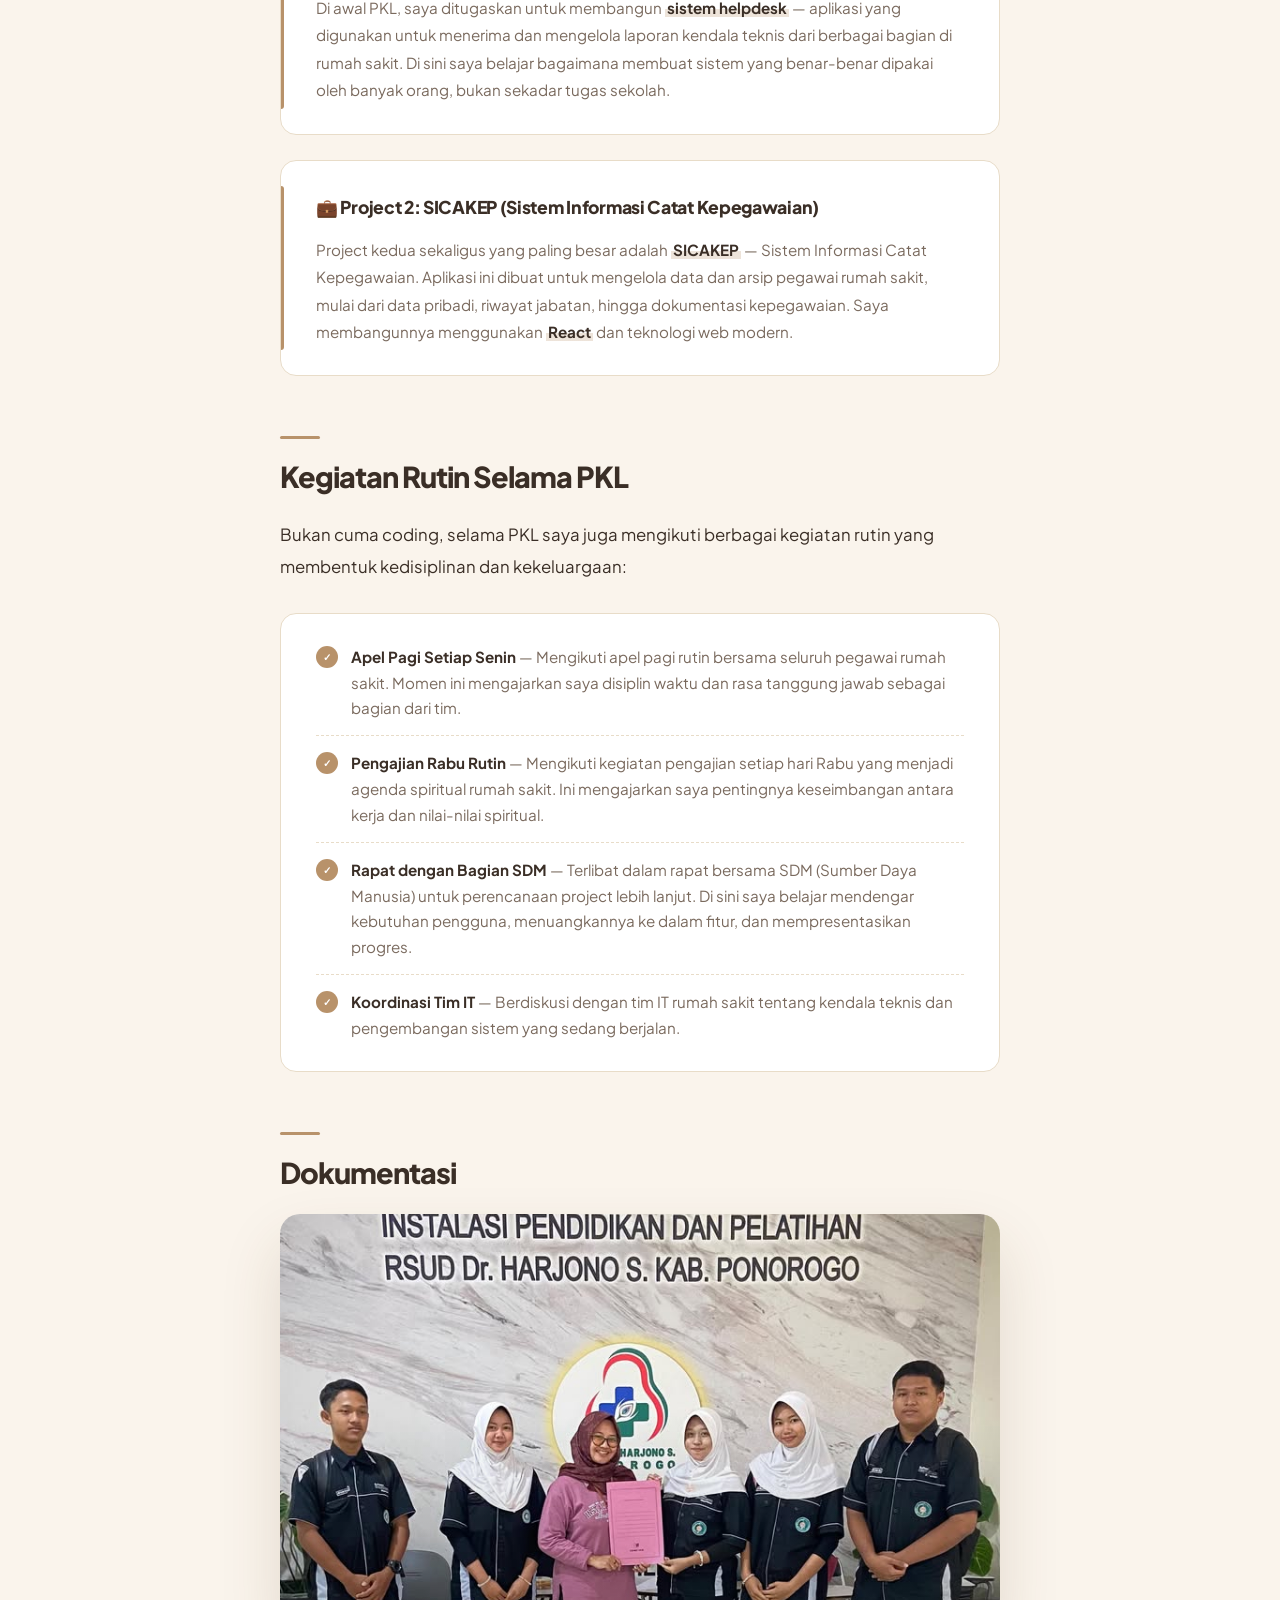
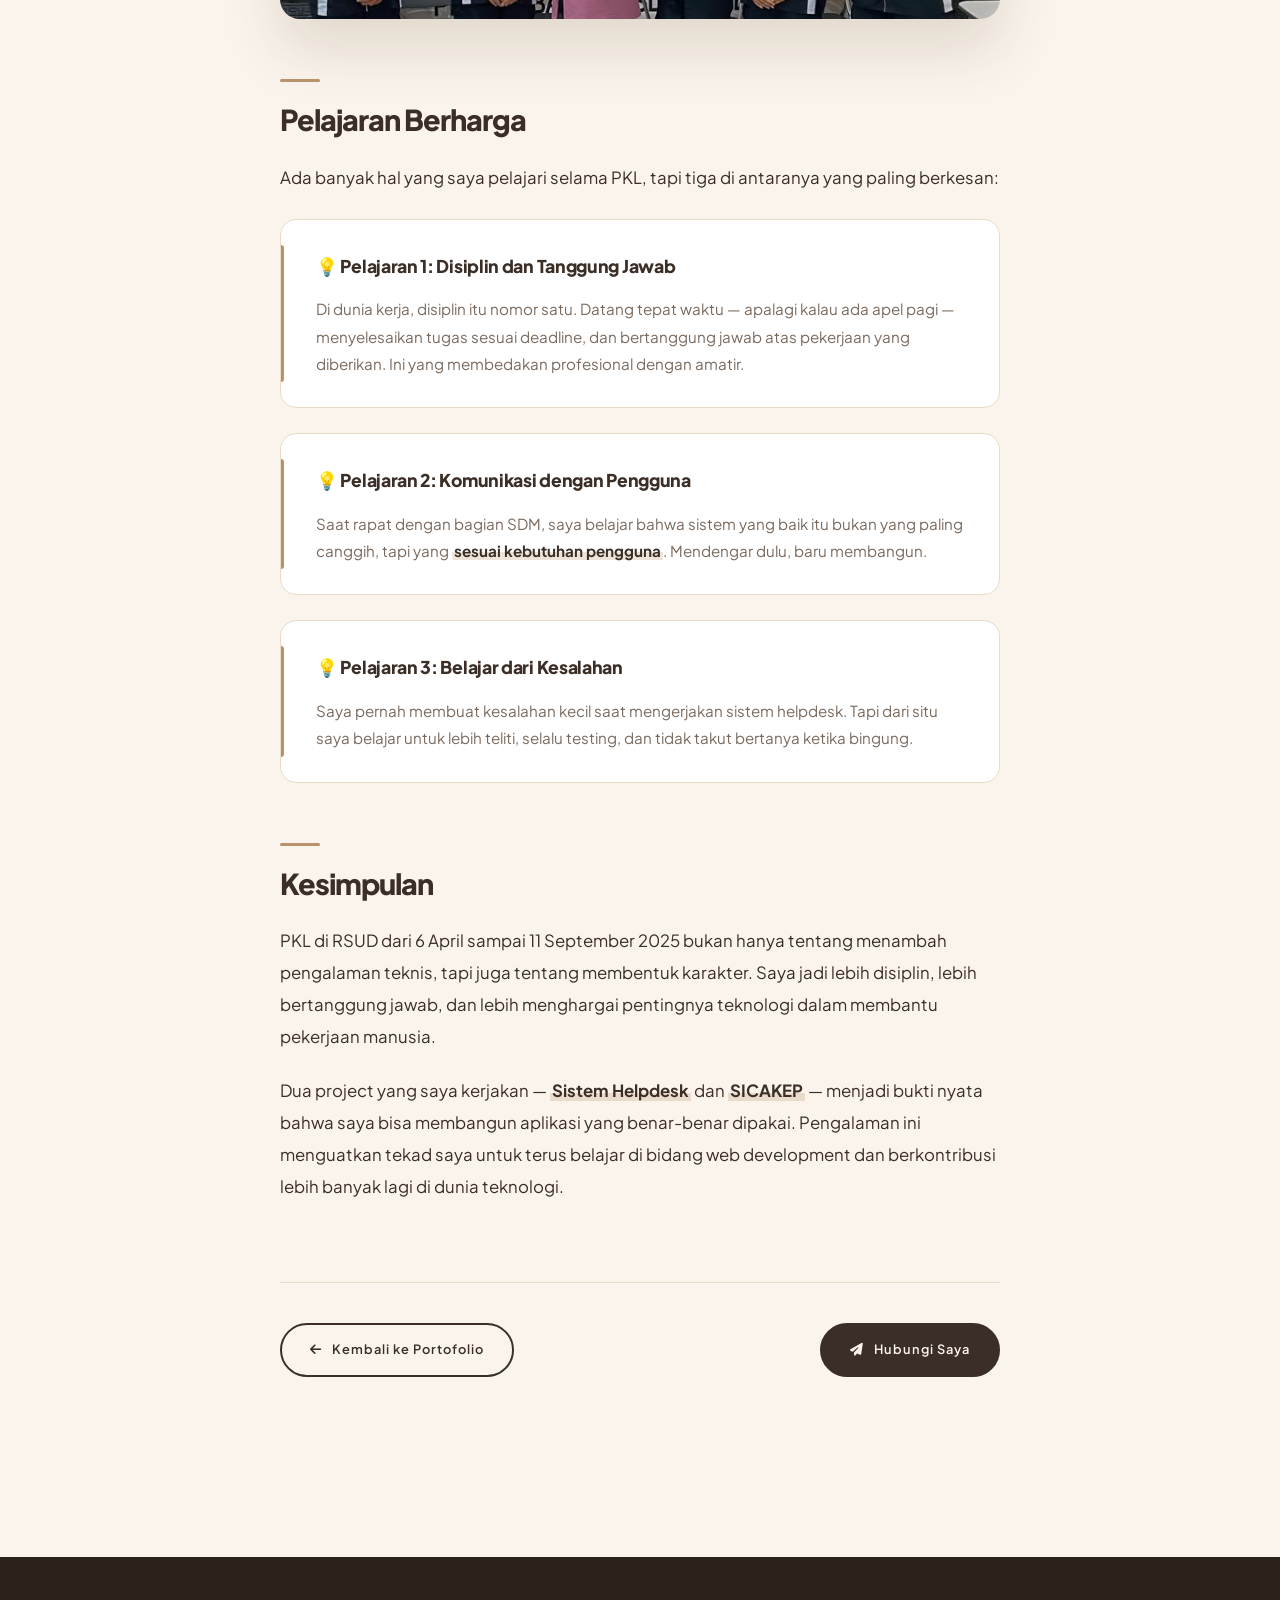
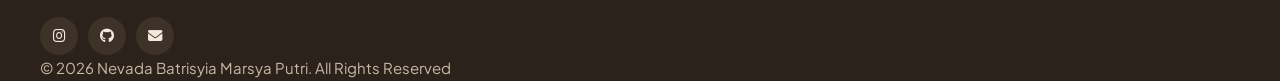
<file: artikel-pkl-rsud.html>
<!DOCTYPE html>
<html lang="id">
<head>
    <meta charset="UTF-8">
    <meta name="viewport" content="width=device-width, initial-scale=1.0">
    <title>PKL di RSUD - Nevada Marsya</title>
    <link rel="preconnect" href="https://fonts.googleapis.com">
    <link rel="preconnect" href="https://fonts.gstatic.com" crossorigin>
    <link href="https://fonts.googleapis.com/css2?family=Plus+Jakarta+Sans:wght@300;400;500;600;700;800&display=swap" rel="stylesheet">
    <link rel="stylesheet" href="https://cdnjs.cloudflare.com/ajax/libs/font-awesome/6.4.0/css/all.min.css">
    <link rel="stylesheet" href="style.css">
</head>
<body>

<nav class="navbar">
    <div class="nav-container">
        <a href="index.html" class="logo">Nevada Marsya</a>
        <ul class="nav-menu">
            <li><a href="index.html">← Kembali ke Portofolio</a></li>
        </ul>
    </div>
</nav>

<article class="artikel-page">
    <div class="container-narrow">
        <!-- Header Artikel -->
        <div class="artikel-header">
            <span class="artikel-tag">PENGALAMAN PKL</span>
            <h1>Praktik Kerja Lapangan</h1>
            <div class="artikel-meta">
                <span><i class="fas fa-calendar"></i> 6 April - 11 September 2026</span>
                <span><i class="fas fa-user"></i> Nevada Marsya</span>
                <span><i class="fas fa-clock"></i> 7 menit baca</span>
            </div>
        </div>

        <!-- Foto Cover -->
        <div class="artikel-cover">
            <img src="assets/images/PKL_RSUD.jpg" alt="PKL di RSUD" onerror="this.src='https://via.placeholder.com/1200x600/f2e8dc/b8926a?text=Foto+PKL+RSUD'">
        </div>

        <!-- Isi Artikel -->
        <div class="artikel-body">
            <p class="lead">Praktik Kerja Lapangan (PKL) saya di RSUD berlangsung selama kurang lebih lima bulan, dari tanggal 6 April hingga 11 September 2025. Ini adalah pengalaman pertama saya merasakan dunia kerja sesungguhnya — dan salah satu momen paling membentuk karakter saya sebagai calon Web Developer.</p>

            <h2>Awal Mula</h2>
            <p>Berawal dari rasa penasaran tentang bagaimana teknologi informasi diterapkan di dunia kerja nyata, saya memilih RSUD sebagai tempat PKL. Saya penasaran bagaimana sistem informasi rumah sakit bekerja, bagaimana data pegawai dikelola, dan bagaimana teknologi membantu operasional pelayanan kesehatan.</p>
            <p>Selama PKL, saya ditempatkan di bagian <strong>Teknologi Informasi</strong> — tepat di mana saya bisa belajar banyak hal teknis sekaligus memahami budaya kerja profesional.</p>

            <h2>Project yang Saya Kerjakan</h2>
            <p>Selama lima bulan di RSUD, saya terlibat dalam dua project utama yang sangat mengasah kemampuan saya:</p>

            <div class="pelajaran-box">
                <h3>🛠️ Project 1: Sistem Helpdesk</h3>
                <p>Di awal PKL, saya ditugaskan untuk membangun <strong>sistem helpdesk</strong> — aplikasi yang digunakan untuk menerima dan mengelola laporan kendala teknis dari berbagai bagian di rumah sakit. Di sini saya belajar bagaimana membuat sistem yang benar-benar dipakai oleh banyak orang, bukan sekadar tugas sekolah.</p>
            </div>

            <div class="pelajaran-box">
                <h3>💼 Project 2: SICAKEP (Sistem Informasi Catat Kepegawaian)</h3>
                <p>Project kedua sekaligus yang paling besar adalah <strong>SICAKEP</strong> — Sistem Informasi Catat Kepegawaian. Aplikasi ini dibuat untuk mengelola data dan arsip pegawai rumah sakit, mulai dari data pribadi, riwayat jabatan, hingga dokumentasi kepegawaian. Saya membangunnya menggunakan <strong>React</strong> dan teknologi web modern.</p>
            </div>

            <h2>Kegiatan Rutin Selama PKL</h2>
            <p>Bukan cuma coding, selama PKL saya juga mengikuti berbagai kegiatan rutin yang membentuk kedisiplinan dan kekeluargaan:</p>

            <ul class="artikel-list-content">
                <li><strong>Apel Pagi Setiap Senin</strong> — Mengikuti apel pagi rutin bersama seluruh pegawai rumah sakit. Momen ini mengajarkan saya disiplin waktu dan rasa tanggung jawab sebagai bagian dari tim.</li>
                <li><strong>Pengajian Rabu Rutin</strong> — Mengikuti kegiatan pengajian setiap hari Rabu yang menjadi agenda spiritual rumah sakit. Ini mengajarkan saya pentingnya keseimbangan antara kerja dan nilai-nilai spiritual.</li>
                <li><strong>Rapat dengan Bagian SDM</strong> — Terlibat dalam rapat bersama SDM (Sumber Daya Manusia) untuk perencanaan project lebih lanjut. Di sini saya belajar mendengar kebutuhan pengguna, menuangkannya ke dalam fitur, dan mempresentasikan progres.</li>
                <li><strong>Koordinasi Tim IT</strong> — Berdiskusi dengan tim IT rumah sakit tentang kendala teknis dan pengembangan sistem yang sedang berjalan.</li>
            </ul>

            <h2>Dokumentasi</h2>
            <div class="artikel-cover">
                <img src="assets/images/PKL_1.jpg" alt="Dokumentasi PKL" onerror="this.src='https://via.placeholder.com/1200x600/f2e8dc/b8926a?text=Dokumentasi+PKL'">
            </div>

            <h2>Pelajaran Berharga</h2>
            <p>Ada banyak hal yang saya pelajari selama PKL, tapi tiga di antaranya yang paling berkesan:</p>

            <div class="pelajaran-box">
                <h3>💡 Pelajaran 1: Disiplin dan Tanggung Jawab</h3>
                <p>Di dunia kerja, disiplin itu nomor satu. Datang tepat waktu — apalagi kalau ada apel pagi — menyelesaikan tugas sesuai deadline, dan bertanggung jawab atas pekerjaan yang diberikan. Ini yang membedakan profesional dengan amatir.</p>
            </div>

            <div class="pelajaran-box">
                <h3>💡 Pelajaran 2: Komunikasi dengan Pengguna</h3>
                <p>Saat rapat dengan bagian SDM, saya belajar bahwa sistem yang baik itu bukan yang paling canggih, tapi yang <strong>sesuai kebutuhan pengguna</strong>. Mendengar dulu, baru membangun.</p>
            </div>

            <div class="pelajaran-box">
                <h3>💡 Pelajaran 3: Belajar dari Kesalahan</h3>
                <p>Saya pernah membuat kesalahan kecil saat mengerjakan sistem helpdesk. Tapi dari situ saya belajar untuk lebih teliti, selalu testing, dan tidak takut bertanya ketika bingung.</p>
            </div>

            <h2>Kesimpulan</h2>
            <p>PKL di RSUD dari 6 April sampai 11 September 2025 bukan hanya tentang menambah pengalaman teknis, tapi juga tentang membentuk karakter. Saya jadi lebih disiplin, lebih bertanggung jawab, dan lebih menghargai pentingnya teknologi dalam membantu pekerjaan manusia.</p>
            <p>Dua project yang saya kerjakan — <strong>Sistem Helpdesk</strong> dan <strong>SICAKEP</strong> — menjadi bukti nyata bahwa saya bisa membangun aplikasi yang benar-benar dipakai. Pengalaman ini menguatkan tekad saya untuk terus belajar di bidang web development dan berkontribusi lebih banyak lagi di dunia teknologi.</p>
        </div>

        <!-- Navigasi Artikel -->
        <div class="artikel-nav">
            <a href="index.html" class="btn-outline">
                <i class="fas fa-arrow-left"></i> Kembali ke Portofolio
            </a>
            <a href="index.html#kontak" class="btn">
                <i class="fas fa-paper-plane"></i> Hubungi Saya
            </a>
        </div>
    </div>
</article>

<footer class="footer">
    <div class="footer-social">
        <a href="https://instagram.com/nevadamarsya_" target="_blank"><i class="fab fa-instagram"></i></a>
        <a href="https://github.com/marsya25putri-web" target="_blank"><i class="fab fa-github"></i></a>
        <a href="mailto:marsya25putri@gmail.com"><i class="fas fa-envelope"></i></a>
    </div>
    <p>© 2026 Nevada Batrisyia Marsya Putri. All Rights Reserved</p>
</footer>

</body>
</html>
</file>
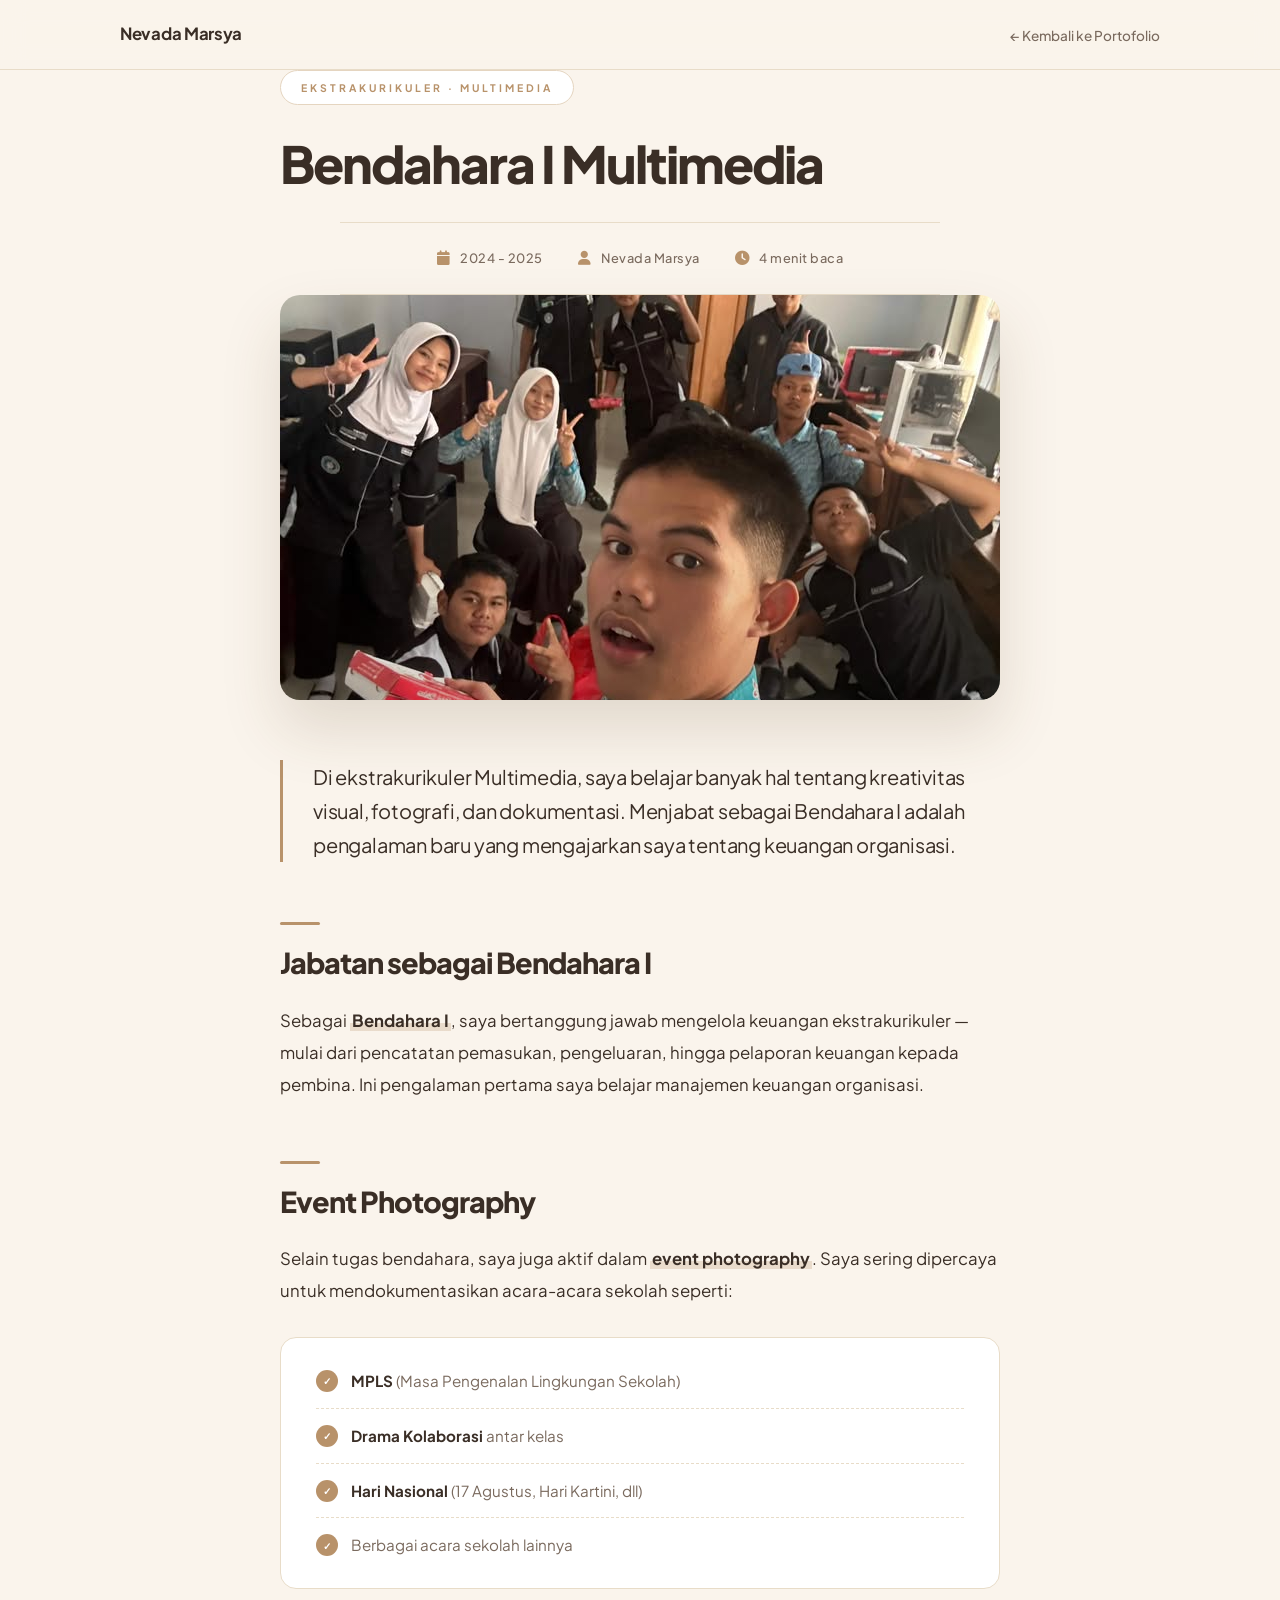
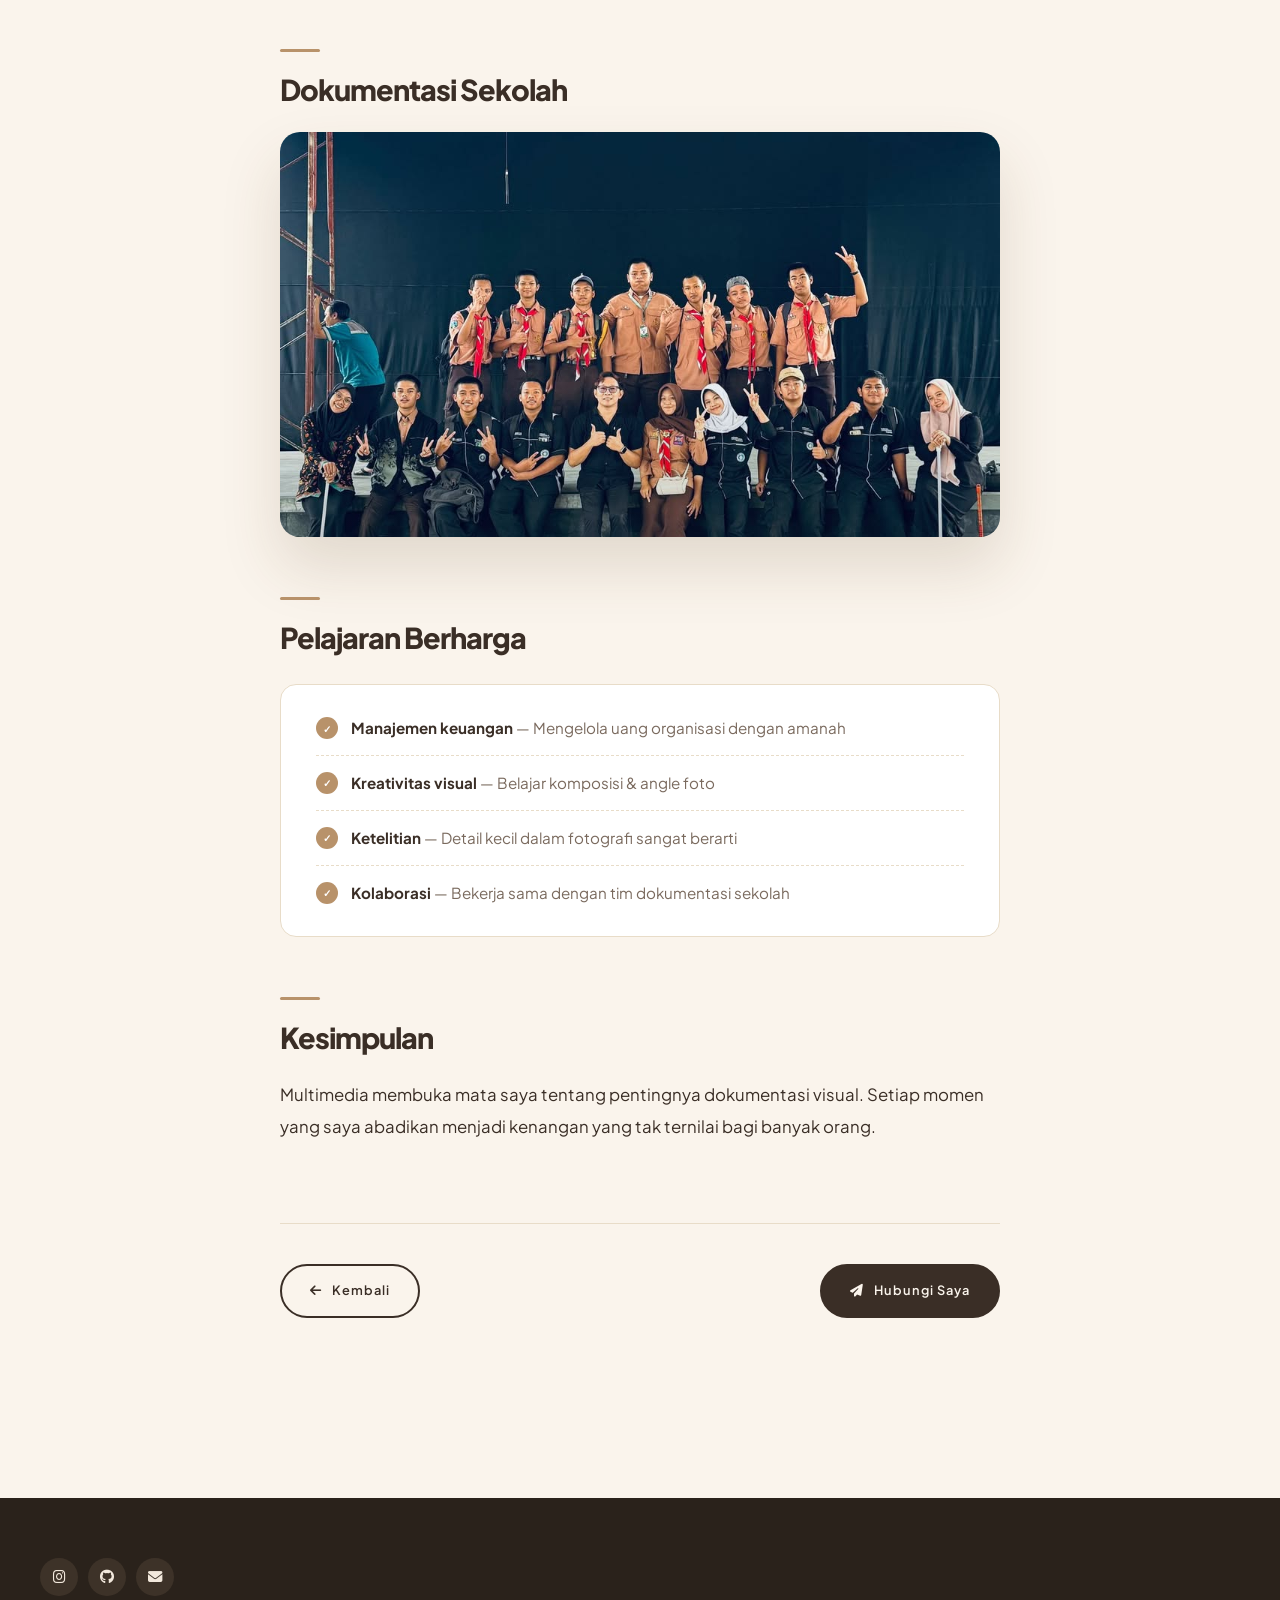
<file: kegiatan-multimedia.html>
<!DOCTYPE html>
<html lang="id">
<head>
    <meta charset="UTF-8">
    <meta name="viewport" content="width=device-width, initial-scale=1.0">
    <title>Pengalaman Multimedia - Nevada Marsya</title>
    <link rel="preconnect" href="https://fonts.googleapis.com">
    <link rel="preconnect" href="https://fonts.gstatic.com" crossorigin>
    <link href="https://fonts.googleapis.com/css2?family=Plus+Jakarta+Sans:wght@300;400;500;600;700;800&display=swap" rel="stylesheet">
    <link rel="stylesheet" href="https://cdnjs.cloudflare.com/ajax/libs/font-awesome/6.4.0/css/all.min.css">
    <link rel="stylesheet" href="style.css">
</head>
<body>
<nav class="navbar">
    <div class="nav-container">
        <a href="index.html" class="logo">Nevada Marsya</a>
        <ul class="nav-menu"><li><a href="index.html">← Kembali ke Portofolio</a></li></ul>
    </div>
</nav>
<article class="artikel-page">
    <div class="container-narrow">
        <div class="artikel-header">
            <span class="artikel-tag">EKSTRAKURIKULER · MULTIMEDIA</span>
            <h1>Bendahara I Multimedia</h1>
            <div class="artikel-meta">
                <span><i class="fas fa-calendar"></i> 2024 - 2025</span>
                <span><i class="fas fa-user"></i> Nevada Marsya</span>
                <span><i class="fas fa-clock"></i> 4 menit baca</span>
            </div>
        </div>
        <div class="artikel-cover">
            <img src="assets/images/MM.jpg" alt="Multimedia" onerror="this.src='https://via.placeholder.com/1200x600/f2e8dc/b8926a?text=Multimedia'">
        </div>
        <div class="artikel-body">
            <p class="lead">Di ekstrakurikuler Multimedia, saya belajar banyak hal tentang kreativitas visual, fotografi, dan dokumentasi. Menjabat sebagai Bendahara I adalah pengalaman baru yang mengajarkan saya tentang keuangan organisasi.</p>
            <h2>Jabatan sebagai Bendahara I</h2>
            <p>Sebagai <strong>Bendahara I</strong>, saya bertanggung jawab mengelola keuangan ekstrakurikuler — mulai dari pencatatan pemasukan, pengeluaran, hingga pelaporan keuangan kepada pembina. Ini pengalaman pertama saya belajar manajemen keuangan organisasi.</p>
            <h2>Event Photography</h2>
            <p>Selain tugas bendahara, saya juga aktif dalam <strong>event photography</strong>. Saya sering dipercaya untuk mendokumentasikan acara-acara sekolah seperti:</p>
            <ul class="artikel-list-content">
                <li><strong>MPLS</strong> (Masa Pengenalan Lingkungan Sekolah)</li>
                <li><strong>Drama Kolaborasi</strong> antar kelas</li>
                <li><strong>Hari Nasional</strong> (17 Agustus, Hari Kartini, dll)</li>
                <li>Berbagai acara sekolah lainnya</li>
            </ul>
            <h2>Dokumentasi Sekolah</h2>
            <div class="artikel-cover">
                <img src="assets/images/KOLABORASI3MAPEL.jpg" alt="Dokumentasi Multimedia" onerror="this.src='https://via.placeholder.com/1200x600/f2e8dc/b8926a?text=Dokumentasi+Multimedia'">
            </div>
            <h2>Pelajaran Berharga</h2>
            <ul class="artikel-list-content">
                <li><strong>Manajemen keuangan</strong> — Mengelola uang organisasi dengan amanah</li>
                <li><strong>Kreativitas visual</strong> — Belajar komposisi & angle foto</li>
                <li><strong>Ketelitian</strong> — Detail kecil dalam fotografi sangat berarti</li>
                <li><strong>Kolaborasi</strong> — Bekerja sama dengan tim dokumentasi sekolah</li>
            </ul>
            <h2>Kesimpulan</h2>
            <p>Multimedia membuka mata saya tentang pentingnya dokumentasi visual. Setiap momen yang saya abadikan menjadi kenangan yang tak ternilai bagi banyak orang.</p>
        </div>
        <div class="artikel-nav">
            <a href="index.html" class="btn-outline"><i class="fas fa-arrow-left"></i> Kembali</a>
            <a href="index.html#kontak" class="btn"><i class="fas fa-paper-plane"></i> Hubungi Saya</a>
        </div>
    </div>
</article>
<footer class="footer">
    <div class="footer-social">
        <a href="https://instagram.com/nevadamarsya_" target="_blank"><i class="fab fa-instagram"></i></a>
        <a href="https://github.com/marsya25putri-web" target="_blank"><i class="fab fa-github"></i></a>
        <a href="mailto:marsya25putri@gmail.com"><i class="fas fa-envelope"></i></a>
    </div>
    <p>© 2026 Nevada Batrisyia Marsya Putri. All Rights Reserved</p>
</footer>
</body>
</html>
</file>
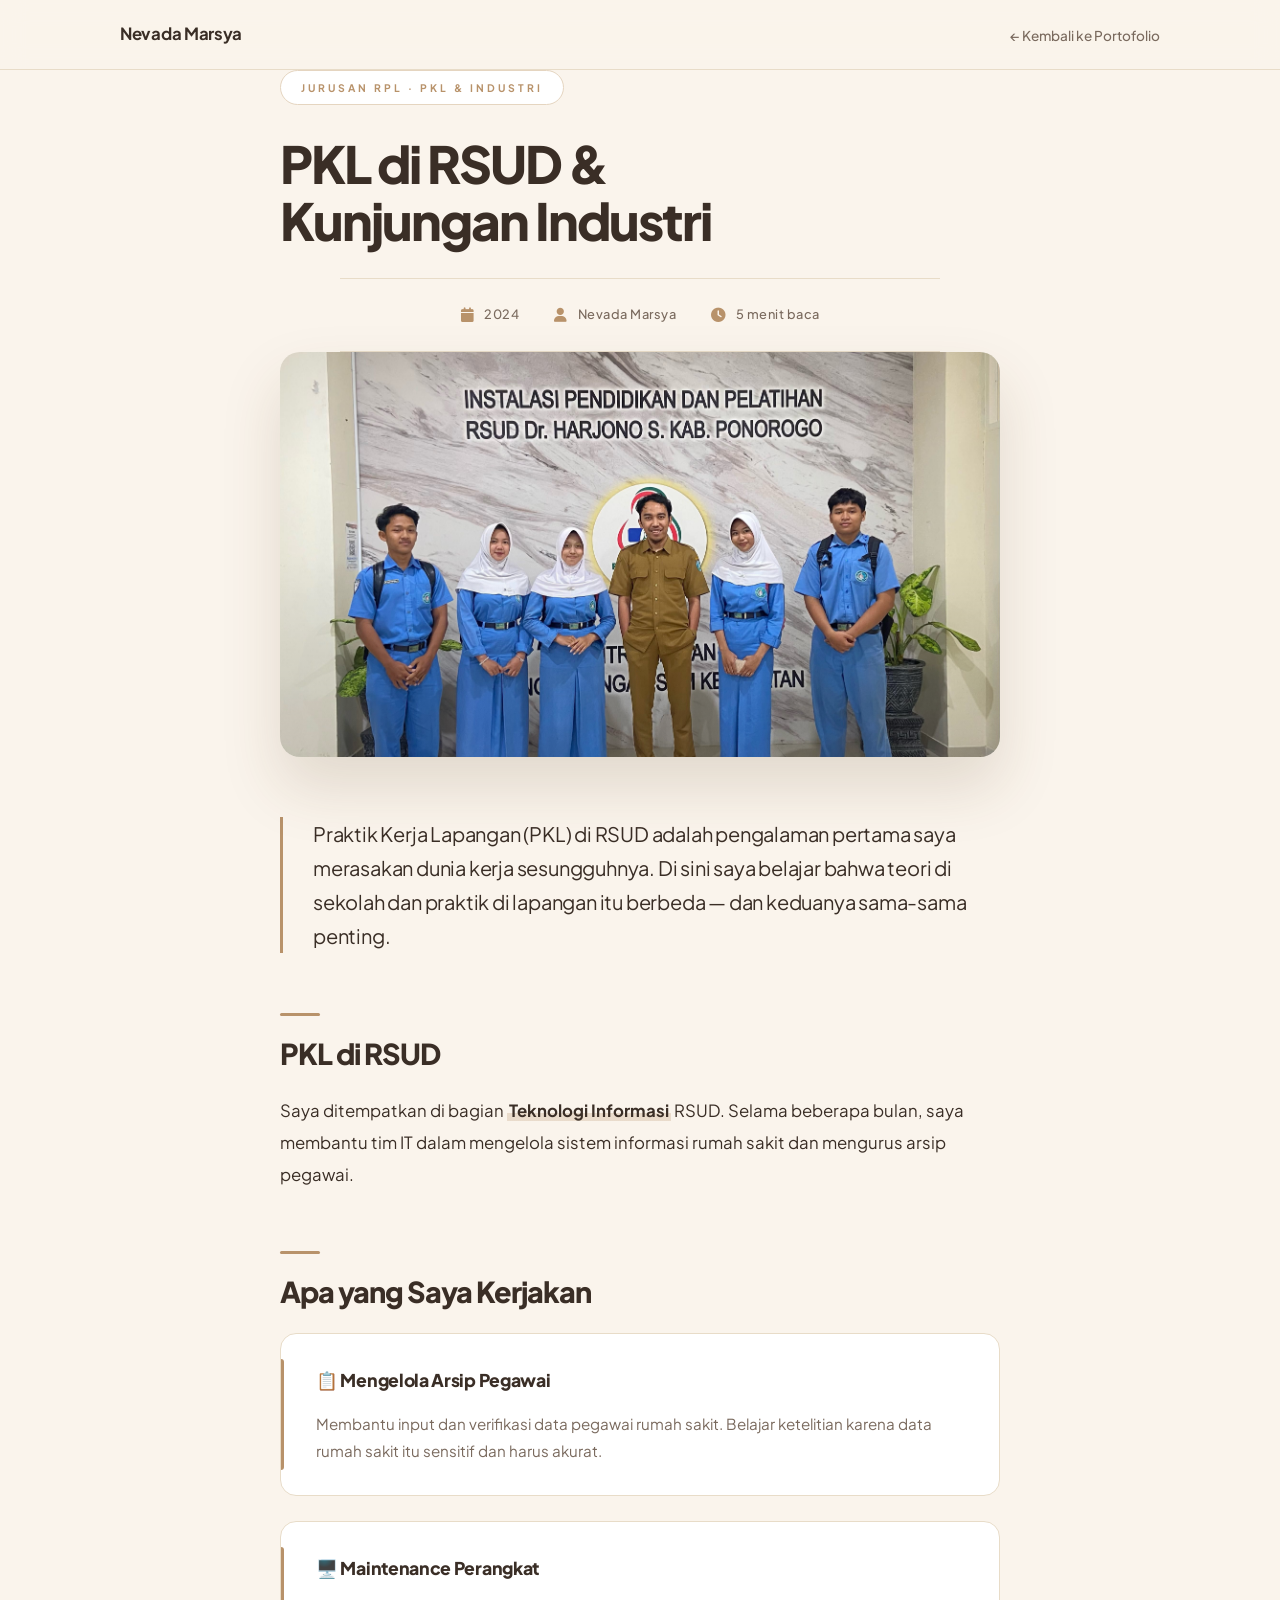
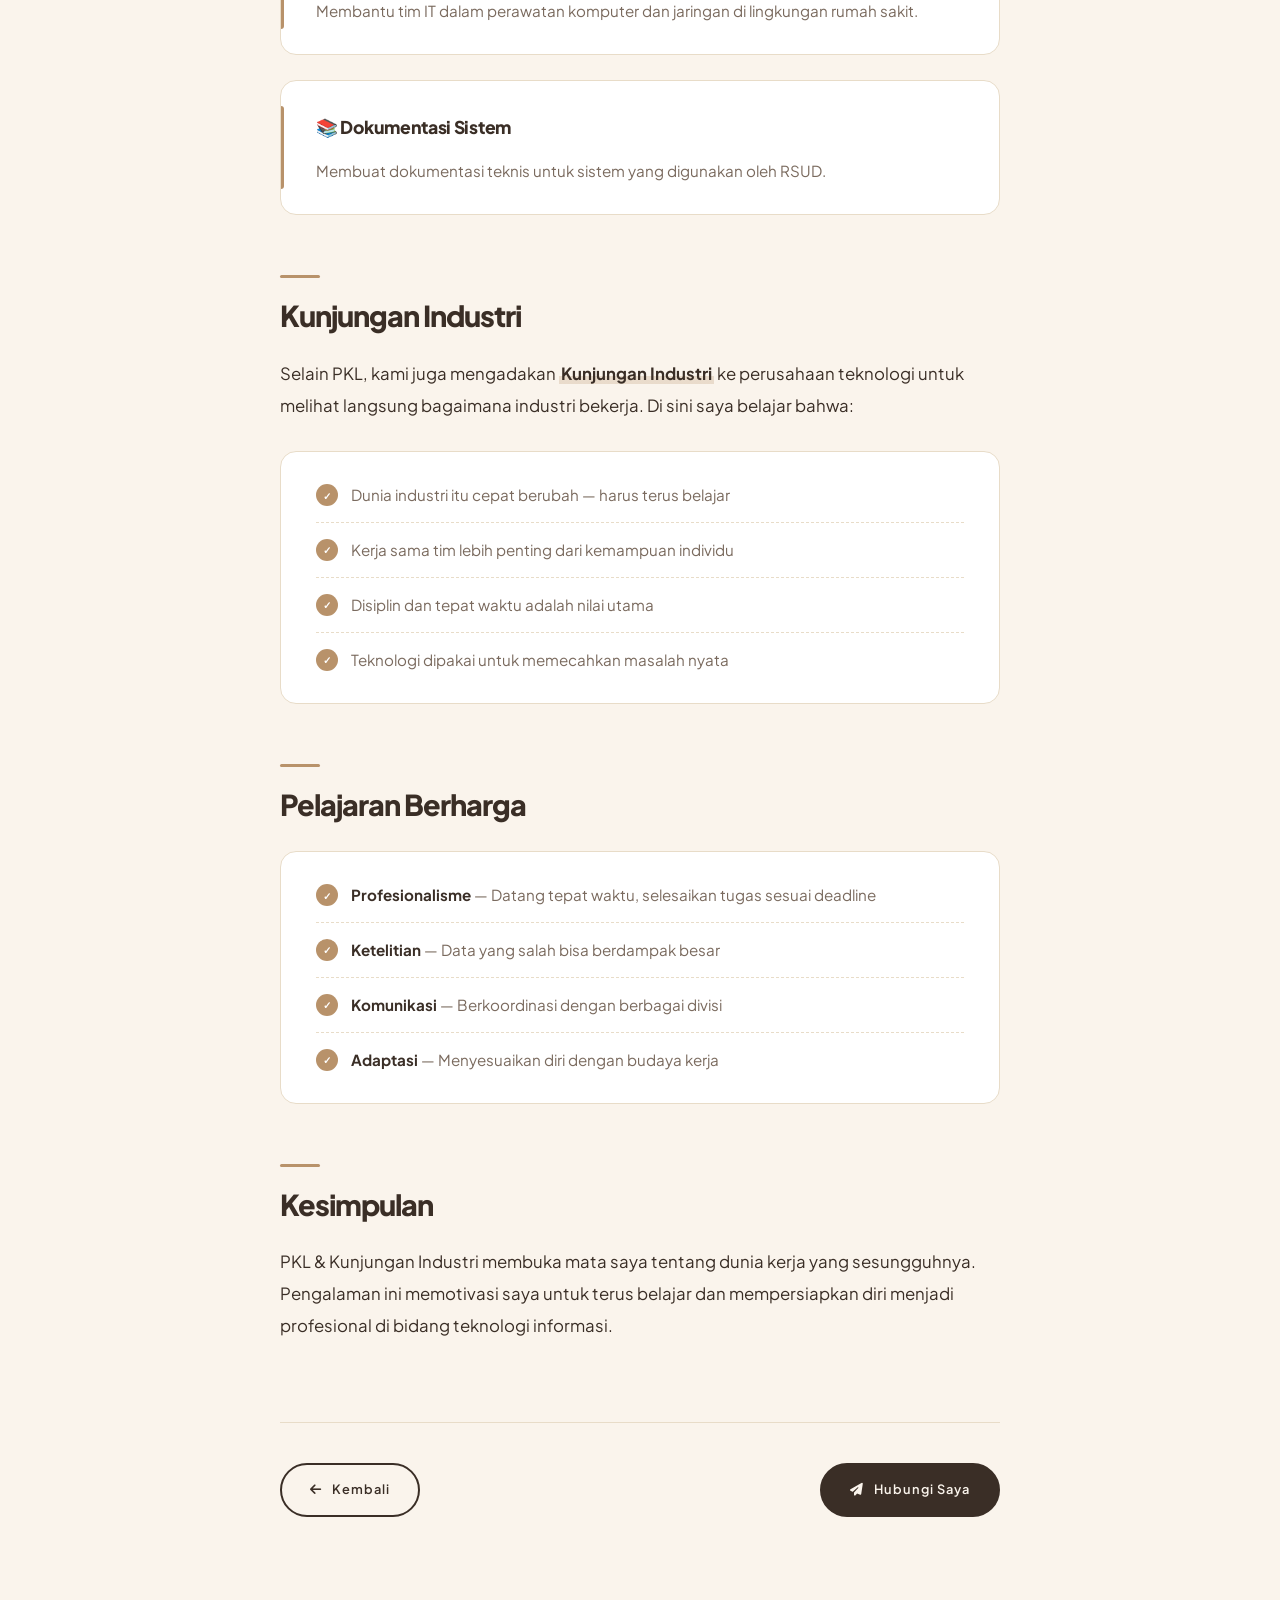
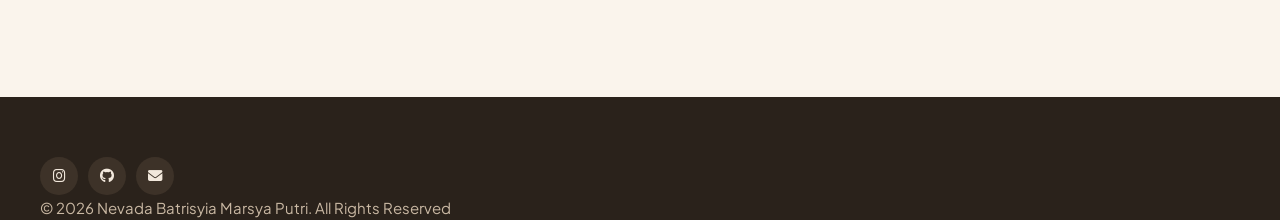
<file: kegiatan-pkl-industri.html>
<!DOCTYPE html>
<html lang="id">
<head>
    <meta charset="UTF-8">
    <meta name="viewport" content="width=device-width, initial-scale=1.0">
    <title>PKL & Kunjungan Industri - Nevada Marsya</title>
    <link rel="preconnect" href="https://fonts.googleapis.com">
    <link rel="preconnect" href="https://fonts.gstatic.com" crossorigin>
    <link href="https://fonts.googleapis.com/css2?family=Plus+Jakarta+Sans:wght@300;400;500;600;700;800&display=swap" rel="stylesheet">
    <link rel="stylesheet" href="https://cdnjs.cloudflare.com/ajax/libs/font-awesome/6.4.0/css/all.min.css">
    <link rel="stylesheet" href="style.css">
</head>
<body>
<nav class="navbar">
    <div class="nav-container">
        <a href="index.html" class="logo">Nevada Marsya</a>
        <ul class="nav-menu"><li><a href="index.html">← Kembali ke Portofolio</a></li></ul>
    </div>
</nav>
<article class="artikel-page">
    <div class="container-narrow">
        <div class="artikel-header">
            <span class="artikel-tag">JURUSAN RPL · PKL & INDUSTRI</span>
            <h1>PKL di RSUD & Kunjungan Industri</h1>
            <div class="artikel-meta">
                <span><i class="fas fa-calendar"></i> 2024</span>
                <span><i class="fas fa-user"></i> Nevada Marsya</span>
                <span><i class="fas fa-clock"></i> 5 menit baca</span>
            </div>
        </div>
        <div class="artikel-cover">
            <img src="assets/images/PKL_RSUD.jpg" alt="PKL RSUD" onerror="this.src='https://via.placeholder.com/1200x600/f2e8dc/b8926a?text=PKL+RSUD'">
        </div>
        <div class="artikel-body">
            <p class="lead">Praktik Kerja Lapangan (PKL) di RSUD adalah pengalaman pertama saya merasakan dunia kerja sesungguhnya. Di sini saya belajar bahwa teori di sekolah dan praktik di lapangan itu berbeda — dan keduanya sama-sama penting.</p>
            <h2>PKL di RSUD</h2>
            <p>Saya ditempatkan di bagian <strong>Teknologi Informasi</strong> RSUD. Selama beberapa bulan, saya membantu tim IT dalam mengelola sistem informasi rumah sakit dan mengurus arsip pegawai.</p>
            <h2>Apa yang Saya Kerjakan</h2>
            <div class="pelajaran-box"><h3>📋 Mengelola Arsip Pegawai</h3><p>Membantu input dan verifikasi data pegawai rumah sakit. Belajar ketelitian karena data rumah sakit itu sensitif dan harus akurat.</p></div>
            <div class="pelajaran-box"><h3>🖥️ Maintenance Perangkat</h3><p>Membantu tim IT dalam perawatan komputer dan jaringan di lingkungan rumah sakit.</p></div>
            <div class="pelajaran-box"><h3>📚 Dokumentasi Sistem</h3><p>Membuat dokumentasi teknis untuk sistem yang digunakan oleh RSUD.</p></div>
            <h2>Kunjungan Industri</h2>
            <p>Selain PKL, kami juga mengadakan <strong>Kunjungan Industri</strong> ke perusahaan teknologi untuk melihat langsung bagaimana industri bekerja. Di sini saya belajar bahwa:</p>
            <ul class="artikel-list-content">
                <li>Dunia industri itu cepat berubah — harus terus belajar</li>
                <li>Kerja sama tim lebih penting dari kemampuan individu</li>
                <li>Disiplin dan tepat waktu adalah nilai utama</li>
                <li>Teknologi dipakai untuk memecahkan masalah nyata</li>
            </ul>
            <h2>Pelajaran Berharga</h2>
            <ul class="artikel-list-content">
                <li><strong>Profesionalisme</strong> — Datang tepat waktu, selesaikan tugas sesuai deadline</li>
                <li><strong>Ketelitian</strong> — Data yang salah bisa berdampak besar</li>
                <li><strong>Komunikasi</strong> — Berkoordinasi dengan berbagai divisi</li>
                <li><strong>Adaptasi</strong> — Menyesuaikan diri dengan budaya kerja</li>
            </ul>
            <h2>Kesimpulan</h2>
            <p>PKL & Kunjungan Industri membuka mata saya tentang dunia kerja yang sesungguhnya. Pengalaman ini memotivasi saya untuk terus belajar dan mempersiapkan diri menjadi profesional di bidang teknologi informasi.</p>
        </div>
        <div class="artikel-nav">
            <a href="index.html" class="btn-outline"><i class="fas fa-arrow-left"></i> Kembali</a>
            <a href="index.html#kontak" class="btn"><i class="fas fa-paper-plane"></i> Hubungi Saya</a>
        </div>
    </div>
</article>
<footer class="footer">
    <div class="footer-social">
        <a href="https://instagram.com/nevadamarsya_" target="_blank"><i class="fab fa-instagram"></i></a>
        <a href="https://github.com/marsya25putri-web" target="_blank"><i class="fab fa-github"></i></a>
        <a href="mailto:marsya25putri@gmail.com"><i class="fas fa-envelope"></i></a>
    </div>
    <p>© 2026 Nevada Batrisyia Marsya Putri. All Rights Reserved</p>
</footer>
</body>
</html>
</file>
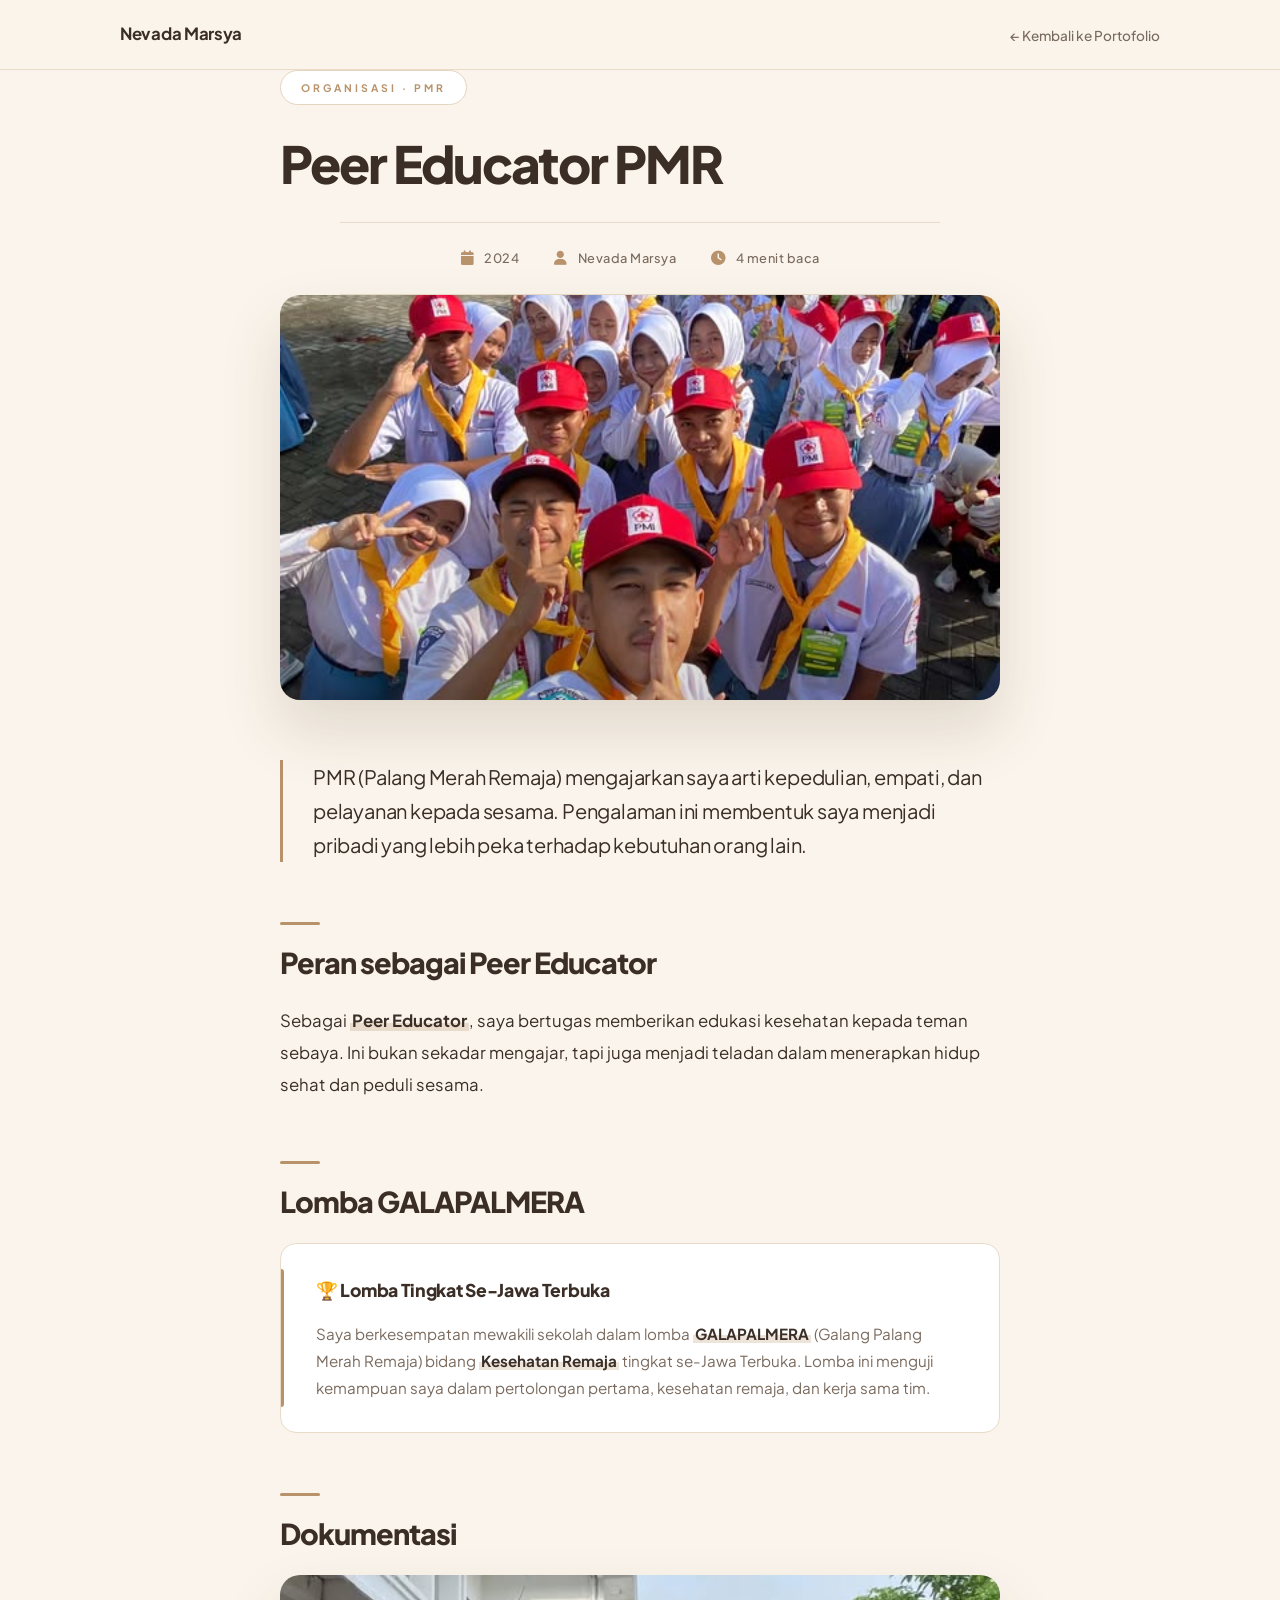
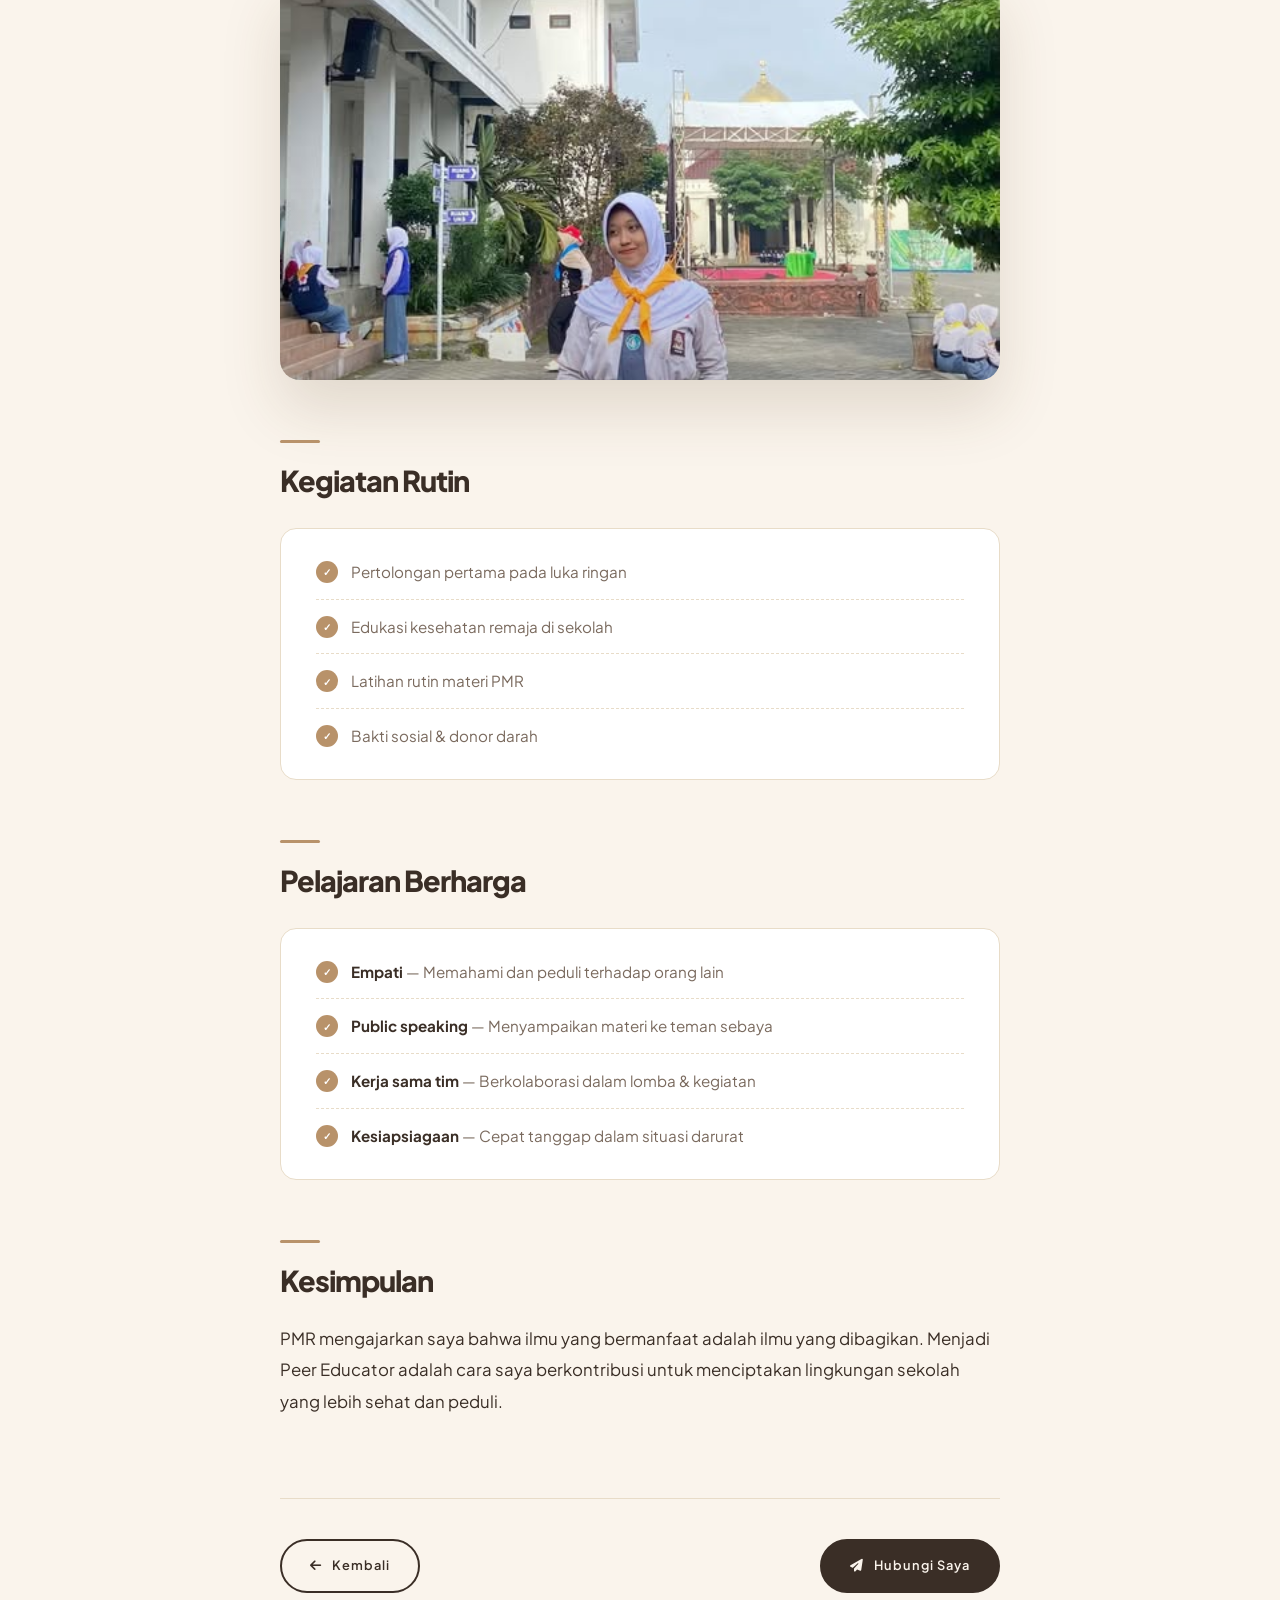
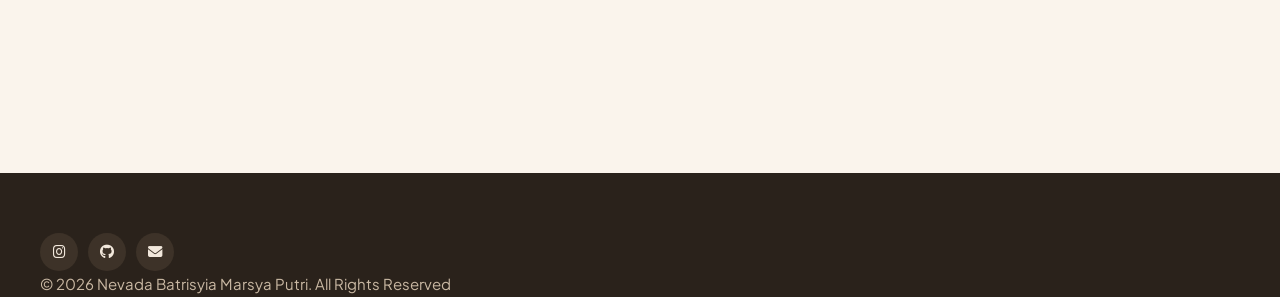
<file: kegiatan-pmr.html>
<!DOCTYPE html>
<html lang="id">
<head>
    <meta charset="UTF-8">
    <meta name="viewport" content="width=device-width, initial-scale=1.0">
    <title>Pengalaman PMR - Nevada Marsya</title>
    <link rel="preconnect" href="https://fonts.googleapis.com">
    <link rel="preconnect" href="https://fonts.gstatic.com" crossorigin>
    <link href="https://fonts.googleapis.com/css2?family=Plus+Jakarta+Sans:wght@300;400;500;600;700;800&display=swap" rel="stylesheet">
    <link rel="stylesheet" href="https://cdnjs.cloudflare.com/ajax/libs/font-awesome/6.4.0/css/all.min.css">
    <link rel="stylesheet" href="style.css">
</head>
<body>
<nav class="navbar">
    <div class="nav-container">
        <a href="index.html" class="logo">Nevada Marsya</a>
        <ul class="nav-menu"><li><a href="index.html">← Kembali ke Portofolio</a></li></ul>
    </div>
</nav>
<article class="artikel-page">
    <div class="container-narrow">
        <div class="artikel-header">
            <span class="artikel-tag">ORGANISASI · PMR</span>
            <h1>Peer Educator PMR</h1>
            <div class="artikel-meta">
                <span><i class="fas fa-calendar"></i> 2024</span>
                <span><i class="fas fa-user"></i> Nevada Marsya</span>
                <span><i class="fas fa-clock"></i> 4 menit baca</span>
            </div>
        </div>
        <div class="artikel-cover">
            <img src="assets/images/LOMBA_PMR.jpg" alt="PMR" onerror="this.src='https://via.placeholder.com/1200x600/f2e8dc/b8926a?text=PMR'">
        </div>
        <div class="artikel-body">
            <p class="lead">PMR (Palang Merah Remaja) mengajarkan saya arti kepedulian, empati, dan pelayanan kepada sesama. Pengalaman ini membentuk saya menjadi pribadi yang lebih peka terhadap kebutuhan orang lain.</p>
            <h2>Peran sebagai Peer Educator</h2>
            <p>Sebagai <strong>Peer Educator</strong>, saya bertugas memberikan edukasi kesehatan kepada teman sebaya. Ini bukan sekadar mengajar, tapi juga menjadi teladan dalam menerapkan hidup sehat dan peduli sesama.</p>
            <h2>Lomba GALAPALMERA</h2>
            <div class="pelajaran-box">
                <h3>🏆 Lomba Tingkat Se-Jawa Terbuka</h3>
                <p>Saya berkesempatan mewakili sekolah dalam lomba <strong>GALAPALMERA</strong> (Galang Palang Merah Remaja) bidang <strong>Kesehatan Remaja</strong> tingkat se-Jawa Terbuka. Lomba ini menguji kemampuan saya dalam pertolongan pertama, kesehatan remaja, dan kerja sama tim.</p>
            </div>
            <h2>Dokumentasi</h2>
            <div class="artikel-cover">
                <img src="assets/images/NEVA_PMR.jpg" alt="Dokumentasi PMR" onerror="this.src='https://via.placeholder.com/1200x600/f2e8dc/b8926a?text=Dokumentasi+PMR'">
            </div>
            <h2>Kegiatan Rutin</h2>
            <ul class="artikel-list-content">
                <li>Pertolongan pertama pada luka ringan</li>
                <li>Edukasi kesehatan remaja di sekolah</li>
                <li>Latihan rutin materi PMR</li>
                <li>Bakti sosial & donor darah</li>
            </ul>
            <h2>Pelajaran Berharga</h2>
            <ul class="artikel-list-content">
                <li><strong>Empati</strong> — Memahami dan peduli terhadap orang lain</li>
                <li><strong>Public speaking</strong> — Menyampaikan materi ke teman sebaya</li>
                <li><strong>Kerja sama tim</strong> — Berkolaborasi dalam lomba & kegiatan</li>
                <li><strong>Kesiapsiagaan</strong> — Cepat tanggap dalam situasi darurat</li>
            </ul>
            <h2>Kesimpulan</h2>
            <p>PMR mengajarkan saya bahwa ilmu yang bermanfaat adalah ilmu yang dibagikan. Menjadi Peer Educator adalah cara saya berkontribusi untuk menciptakan lingkungan sekolah yang lebih sehat dan peduli.</p>
        </div>
        <div class="artikel-nav">
            <a href="index.html" class="btn-outline"><i class="fas fa-arrow-left"></i> Kembali</a>
            <a href="index.html#kontak" class="btn"><i class="fas fa-paper-plane"></i> Hubungi Saya</a>
        </div>
    </div>
</article>
<footer class="footer">
    <div class="footer-social">
        <a href="https://instagram.com/nevadamarsya_" target="_blank"><i class="fab fa-instagram"></i></a>
        <a href="https://github.com/marsya25putri-web" target="_blank"><i class="fab fa-github"></i></a>
        <a href="mailto:marsya25putri@gmail.com"><i class="fas fa-envelope"></i></a>
    </div>
    <p>© 2026 Nevada Batrisyia Marsya Putri. All Rights Reserved</p>
</footer>
</body>
</html>
</file>
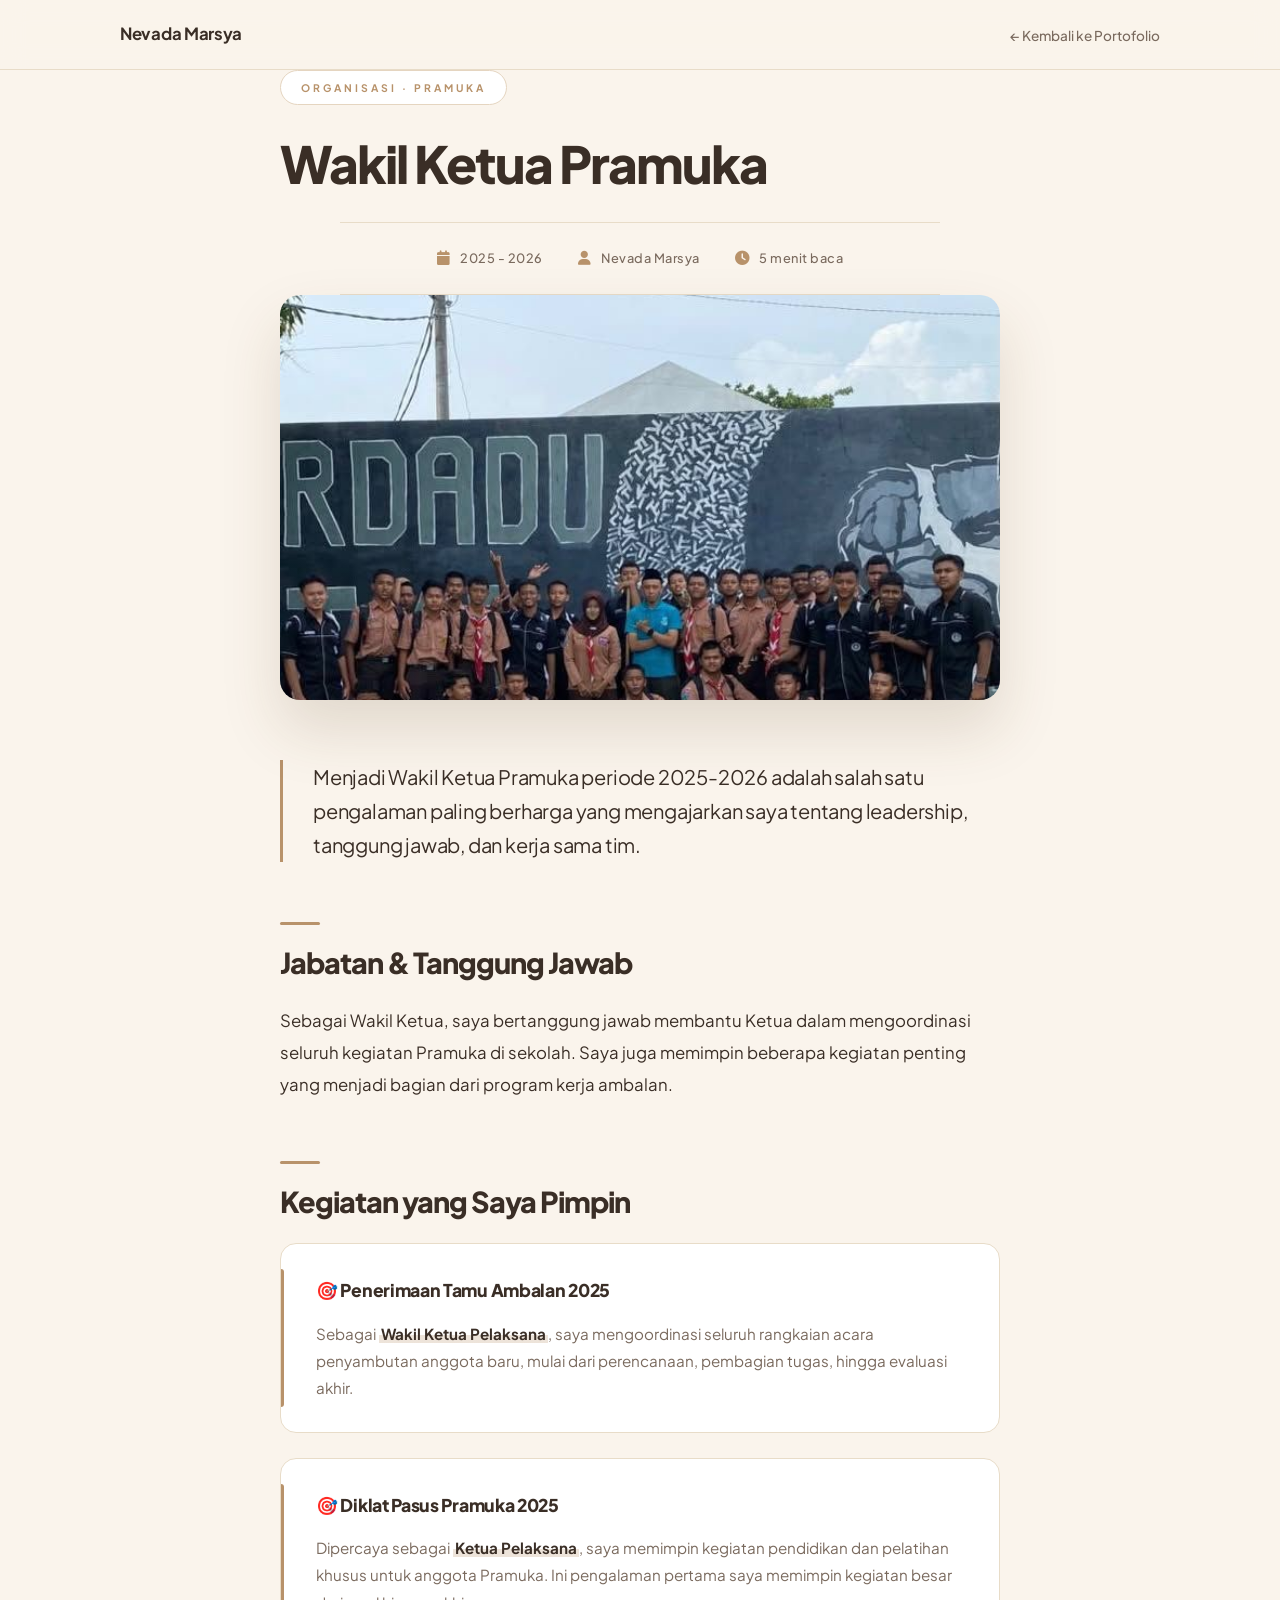
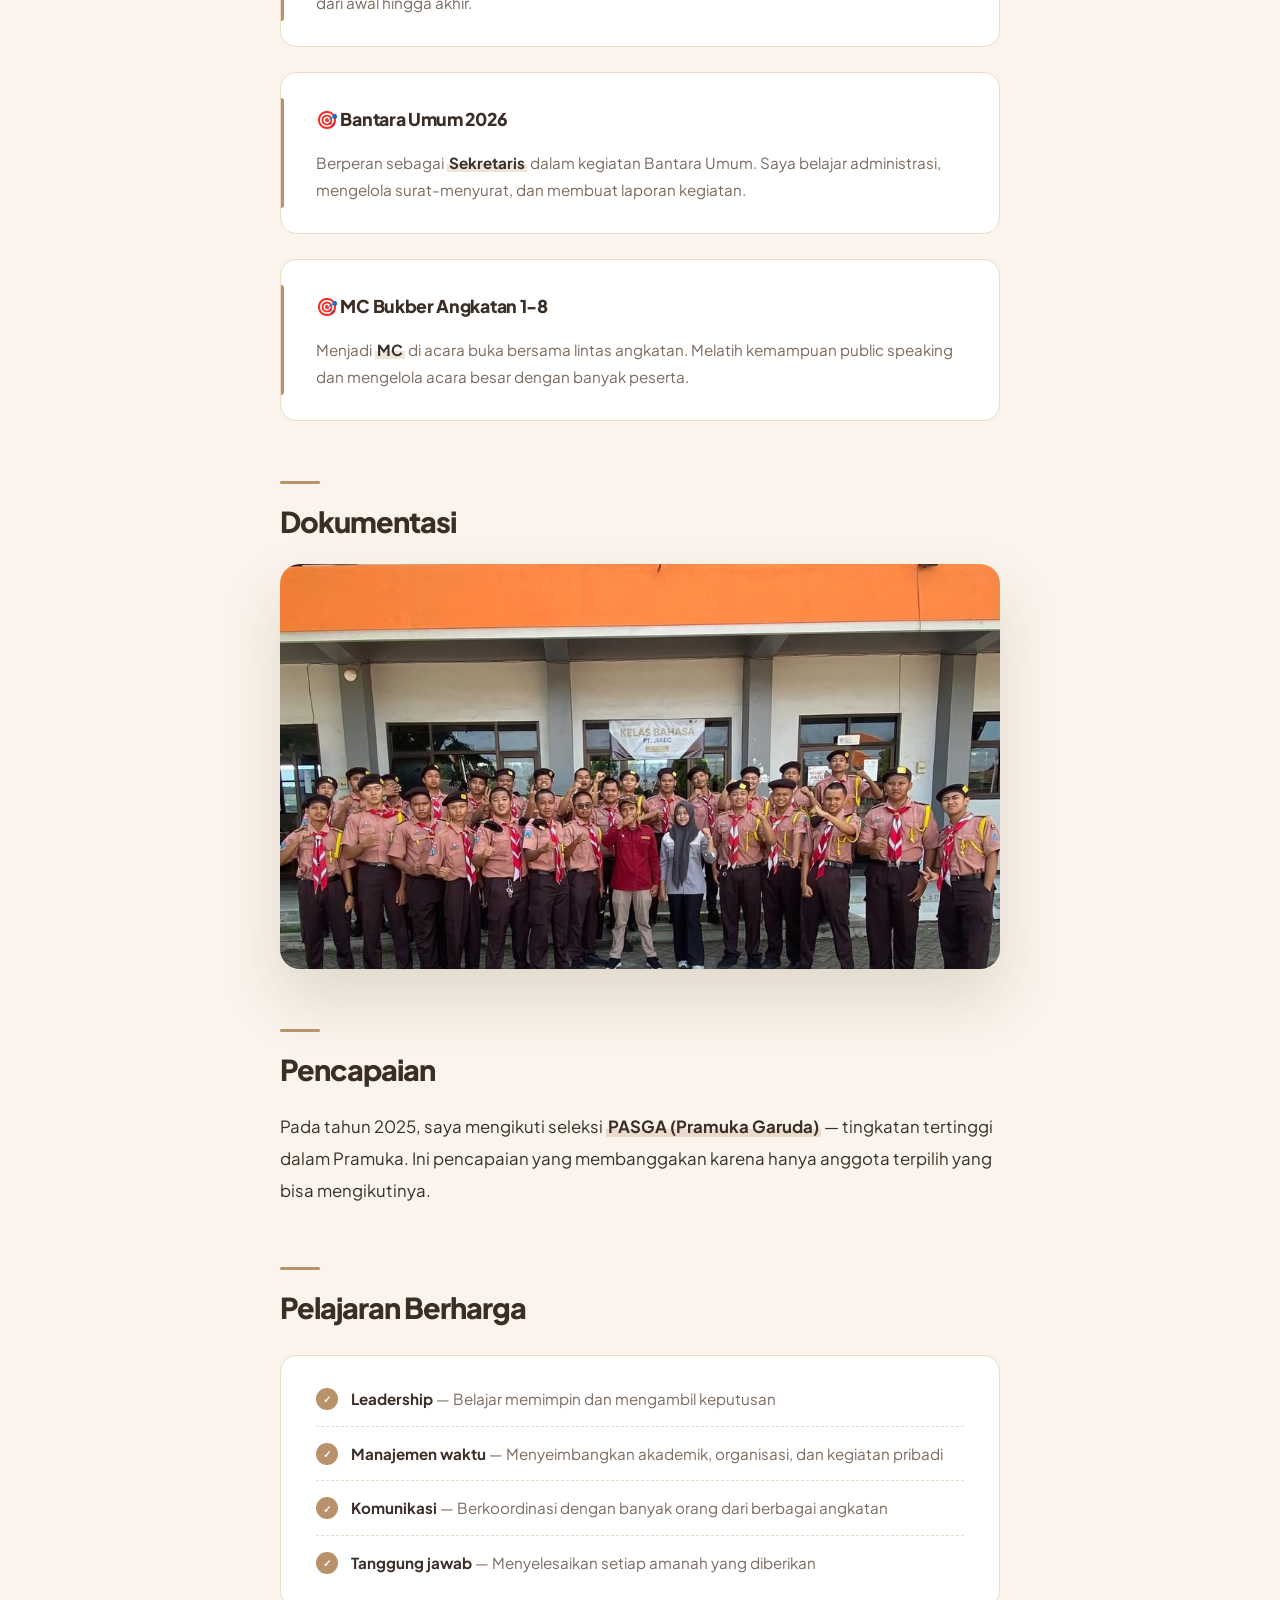
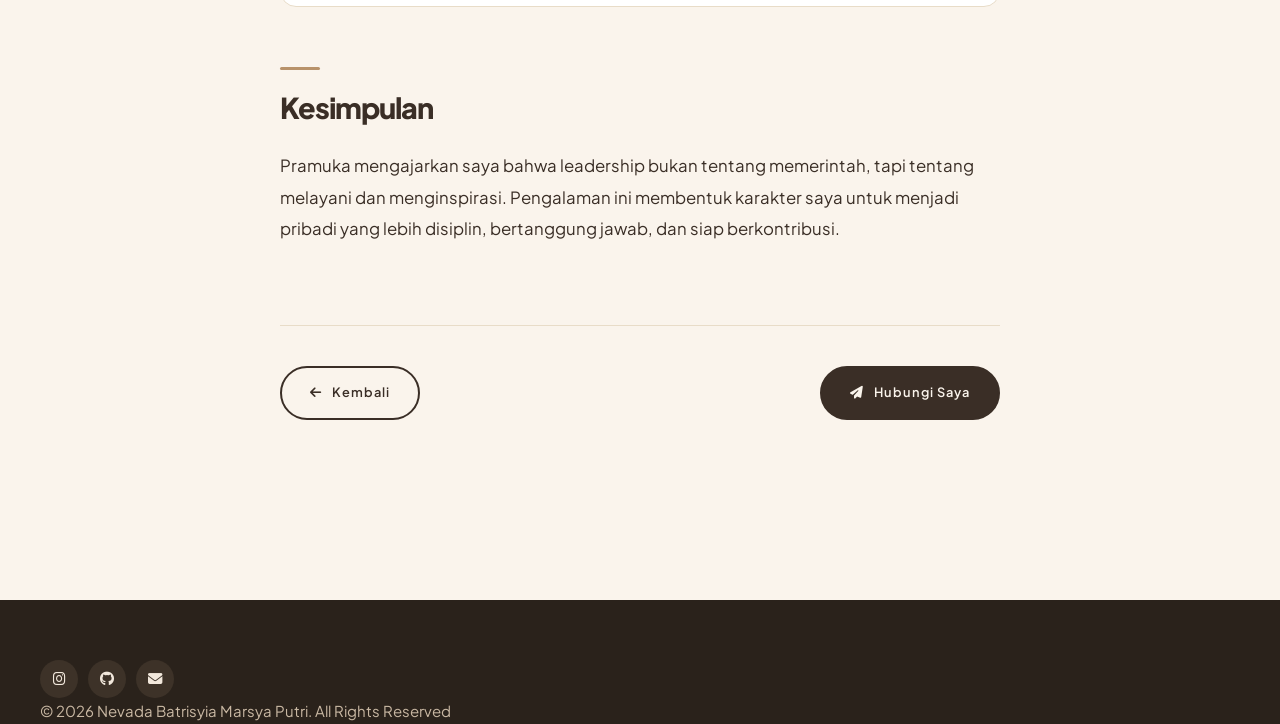
<file: kegiatan-pramuka.html>
<!DOCTYPE html>
<html lang="id">
<head>
    <meta charset="UTF-8">
    <meta name="viewport" content="width=device-width, initial-scale=1.0">
    <title>Pengalaman Pramuka - Nevada Marsya</title>
    <link rel="preconnect" href="https://fonts.googleapis.com">
    <link rel="preconnect" href="https://fonts.gstatic.com" crossorigin>
    <link href="https://fonts.googleapis.com/css2?family=Plus+Jakarta+Sans:wght@300;400;500;600;700;800&display=swap" rel="stylesheet">
    <link rel="stylesheet" href="https://cdnjs.cloudflare.com/ajax/libs/font-awesome/6.4.0/css/all.min.css">
    <link rel="stylesheet" href="style.css">
</head>
<body>
<nav class="navbar">
    <div class="nav-container">
        <a href="index.html" class="logo">Nevada Marsya</a>
        <ul class="nav-menu"><li><a href="index.html">← Kembali ke Portofolio</a></li></ul>
    </div>
</nav>
<article class="artikel-page">
    <div class="container-narrow">
        <div class="artikel-header">
            <span class="artikel-tag">ORGANISASI · PRAMUKA</span>
            <h1>Wakil Ketua Pramuka</h1>
            <div class="artikel-meta">
                <span><i class="fas fa-calendar"></i> 2025 - 2026</span>
                <span><i class="fas fa-user"></i> Nevada Marsya</span>
                <span><i class="fas fa-clock"></i> 5 menit baca</span>
            </div>
        </div>
        <div class="artikel-cover">
            <img src="assets/images/PRAMUKA1.jpg" alt="Pramuka" onerror="this.src='https://via.placeholder.com/1200x600/f2e8dc/b8926a?text=Pramuka'">
        </div>
        <div class="artikel-body">
            <p class="lead">Menjadi Wakil Ketua Pramuka periode 2025-2026 adalah salah satu pengalaman paling berharga yang mengajarkan saya tentang leadership, tanggung jawab, dan kerja sama tim.</p>
            <h2>Jabatan & Tanggung Jawab</h2>
            <p>Sebagai Wakil Ketua, saya bertanggung jawab membantu Ketua dalam mengoordinasi seluruh kegiatan Pramuka di sekolah. Saya juga memimpin beberapa kegiatan penting yang menjadi bagian dari program kerja ambalan.</p>
            <h2>Kegiatan yang Saya Pimpin</h2>
            <div class="pelajaran-box"><h3>🎯 Penerimaan Tamu Ambalan 2025</h3><p>Sebagai <strong>Wakil Ketua Pelaksana</strong>, saya mengoordinasi seluruh rangkaian acara penyambutan anggota baru, mulai dari perencanaan, pembagian tugas, hingga evaluasi akhir.</p></div>
            <div class="pelajaran-box"><h3>🎯 Diklat Pasus Pramuka 2025</h3><p>Dipercaya sebagai <strong>Ketua Pelaksana</strong>, saya memimpin kegiatan pendidikan dan pelatihan khusus untuk anggota Pramuka. Ini pengalaman pertama saya memimpin kegiatan besar dari awal hingga akhir.</p></div>
            <div class="pelajaran-box"><h3>🎯 Bantara Umum 2026</h3><p>Berperan sebagai <strong>Sekretaris</strong> dalam kegiatan Bantara Umum. Saya belajar administrasi, mengelola surat-menyurat, dan membuat laporan kegiatan.</p></div>
            <div class="pelajaran-box"><h3>🎯 MC Bukber Angkatan 1-8</h3><p>Menjadi <strong>MC</strong> di acara buka bersama lintas angkatan. Melatih kemampuan public speaking dan mengelola acara besar dengan banyak peserta.</p></div>
            <h2>Dokumentasi</h2>
            <div class="artikel-cover">
                <img src="assets/images/PRAMUKA2.jpg" alt="Dokumentasi Pramuka" onerror="this.src='https://via.placeholder.com/1200x600/f2e8dc/b8926a?text=Dokumentasi+Pramuka'">
            </div>
            <h2>Pencapaian</h2>
            <p>Pada tahun 2025, saya mengikuti seleksi <strong>PASGA (Pramuka Garuda)</strong> — tingkatan tertinggi dalam Pramuka. Ini pencapaian yang membanggakan karena hanya anggota terpilih yang bisa mengikutinya.</p>
            <h2>Pelajaran Berharga</h2>
            <ul class="artikel-list-content">
                <li><strong>Leadership</strong> — Belajar memimpin dan mengambil keputusan</li>
                <li><strong>Manajemen waktu</strong> — Menyeimbangkan akademik, organisasi, dan kegiatan pribadi</li>
                <li><strong>Komunikasi</strong> — Berkoordinasi dengan banyak orang dari berbagai angkatan</li>
                <li><strong>Tanggung jawab</strong> — Menyelesaikan setiap amanah yang diberikan</li>
            </ul>
            <h2>Kesimpulan</h2>
            <p>Pramuka mengajarkan saya bahwa leadership bukan tentang memerintah, tapi tentang melayani dan menginspirasi. Pengalaman ini membentuk karakter saya untuk menjadi pribadi yang lebih disiplin, bertanggung jawab, dan siap berkontribusi.</p>
        </div>
        <div class="artikel-nav">
            <a href="index.html" class="btn-outline"><i class="fas fa-arrow-left"></i> Kembali</a>
            <a href="index.html#kontak" class="btn"><i class="fas fa-paper-plane"></i> Hubungi Saya</a>
        </div>
    </div>
</article>
<footer class="footer">
    <div class="footer-social">
        <a href="https://instagram.com/nevadamarsya_" target="_blank"><i class="fab fa-instagram"></i></a>
        <a href="https://github.com/marsya25putri-web" target="_blank"><i class="fab fa-github"></i></a>
        <a href="mailto:marsya25putri@gmail.com"><i class="fas fa-envelope"></i></a>
    </div>
    <p>© 2026 Nevada Batrisyia Marsya Putri. All Rights Reserved</p>
</footer>
</body>
</html>
</file>
<file: style.css>
/* ============================================
   PORTOFOLIO BEATRICIA - WARM MINIMALIS
   ============================================ */

:root {
    --bg: #faf4ec;
    --bg-alt: #f2e8dc;
    --card: #ffffff;
    --text: #3a2e26;
    --text-soft: #7a6a5e;
    --accent: #b8926a;
    --accent-soft: #e5d5c0;
    --border: #e8dcc8;
    --radius: 20px;
    --transition: all 0.35s ease;
}

* {
    margin: 0;
    padding: 0;
    box-sizing: border-box;
}

html {
    scroll-behavior: smooth;
}

body {
    font-family: 'Plus Jakarta Sans', sans-serif;
    background: var(--bg);
    color: var(--text);
    line-height: 1.7;
    font-size: 15px;
    -webkit-font-smoothing: antialiased;
}

a {
    text-decoration: none;
    color: inherit;
    transition: var(--transition);
}

img {
    max-width: 100%;
    display: block;
}

/* ============ NAVBAR ============ */
.navbar {
    background: rgba(250, 244, 236, 0.9);
    backdrop-filter: blur(12px);
    padding: 20px 0;
    position: sticky;
    top: 0;
    z-index: 100;
    border-bottom: 1px solid var(--border);
}

.nav-container {
    max-width: 1100px;
    margin: auto;
    padding: 0 30px;
    display: flex;
    justify-content: space-between;
    align-items: center;
}

.logo {
    font-size: 1.05rem;
    font-weight: 700;
    color: var(--text);
    letter-spacing: -0.3px;
}

.nav-menu {
    display: flex;
    list-style: none;
    gap: 32px;
    align-items: center;
}

.nav-menu a {
    font-size: 0.85rem;
    font-weight: 500;
    color: var(--text-soft);
    position: relative;
    padding: 5px 0;
}

.nav-menu a::after {
    content: '';
    position: absolute;
    bottom: 0;
    left: 0;
    width: 0;
    height: 2px;
    background: var(--accent);
    border-radius: 2px;
    transition: var(--transition);
}

.nav-menu a:hover::after {
    width: 100%;
}

.nav-menu a:hover {
    color: var(--text);
}

.menu-toggle {
    display: none;
    font-size: 1.3rem;
    cursor: pointer;
    color: var(--text);
}

/* ============ CONTAINER ============ */
.container {
    max-width: 1100px;
    margin: auto;
    padding: 80px 30px;
}

/* ============ HERO ============ */
/* ============ HERO ============ */
.hero {
    background: linear-gradient(135deg, #faf4ec 0%, #f2e8dc 100%);
    padding: 90px 30px 100px;
    position: relative;
    overflow: hidden;
}

.hero::before {
    content: '';
    position: absolute;
    top: -100px;
    right: -100px;
    width: 400px;
    height: 400px;
    background: radial-gradient(circle, rgba(184, 146, 106, 0.15) 0%, transparent 70%);
    border-radius: 50%;
}

.hero .container {
    padding: 0;
    max-width: 1100px;
    position: relative;
    z-index: 1;
}

.hero-grid {
    display: grid;
    grid-template-columns: 1.2fr 1fr;
    gap: 60px;
    align-items: center;
}

.hero-label {
    font-size: 0.75rem;
    font-weight: 600;
    letter-spacing: 3px;
    color: var(--accent);
    text-transform: uppercase;
    margin-bottom: 25px;
}

.hero h1 {
    font-size: 3.8rem;
    font-weight: 800;
    line-height: 1.1;
    letter-spacing: -2px;
    color: var(--text);
    margin-bottom: 20px;
}

.hero h1 span {
    background: linear-gradient(135deg, #b8926a 0%, #8a6845 100%);
    -webkit-background-clip: text;
    -webkit-text-fill-color: transparent;
    background-clip: text;
    font-style: italic;
}

.hero-sub {
    font-size: 1.05rem;
    font-weight: 500;
    color: var(--text);
    margin-bottom: 18px;
    max-width: 500px;
}

.hero-desc {
    font-size: 0.95rem;
    color: var(--text-soft);
    max-width: 500px;
    margin-bottom: 35px;
    line-height: 1.9;
}

.hero-buttons {
    display: flex;
    gap: 15px;
    flex-wrap: wrap;
}

.btn-outline {
    display: inline-flex;
    align-items: center;
    gap: 10px;
    padding: 14px 32px;
    background: transparent;
    color: var(--text);
    font-size: 0.85rem;
    font-weight: 600;
    border-radius: 50px;
    transition: var(--transition);
    border: 2px solid var(--text);
}

.btn-outline:hover {
    background: var(--text);
    color: var(--bg);
    transform: translateY(-2px);
}

/* Foto Profil */
.hero-photo {
    position: relative;
    display: flex;
    justify-content: center;
}

.photo-frame {
    width: 100%;
    max-width: 380px;
    aspect-ratio: 4/5;
    border-radius: 24px;
    overflow: hidden;
    box-shadow: 0 30px 60px rgba(90, 60, 30, 0.15);
    position: relative;
    z-index: 2;
    background: #fff;
}

.photo-frame img {
    width: 100%;
    height: 100%;
    object-fit: cover;
    transition: transform 0.6s ease;
}

.photo-frame:hover img {
    transform: scale(1.05);
}

.photo-decoration {
    position: absolute;
    top: 30px;
    right: 20px;
    bottom: -20px;
    left: 40px;
    border: 2px solid var(--accent);
    border-radius: 24px;
    z-index: 1;
}

/* Tombol lihat project */
.btn {
    display: inline-flex;
    align-items: center;
    gap: 10px;
    padding: 14px 32px;
    background: var(--text);
    color: var(--bg);
    font-size: 0.85rem;
    font-weight: 600;
    border-radius: 50px;
    transition: var(--transition);
    border: 2px solid var(--text);
    cursor: pointer;
}

.btn:hover {
    background: transparent;
    color: var(--text);
    transform: translateY(-2px);
}

/* ============ SECTION ============ */
.section {
    background: var(--bg);
}

.section-alt {
    background: var(--bg-alt);
}

.section-label {
    font-size: 0.7rem;
    font-weight: 600;
    letter-spacing: 4px;
    color: var(--accent);
    text-transform: uppercase;
    text-align: center;
    margin-bottom: 15px;
}

.section-title {
    font-size: 2.2rem;
    font-weight: 800;
    letter-spacing: -1px;
    color: var(--text);
    text-align: center;
    margin-bottom: 25px;
    line-height: 1.2;
}

.section-desc {
    text-align: center;
    color: var(--text-soft);
    max-width: 700px;
    margin: 0 auto 15px;
    line-height: 1.9;
    font-size: 0.95rem;
}

/* ============ TENTANG ============ */
.info-grid {
    display: grid;
    grid-template-columns: repeat(auto-fit, minmax(180px, 1fr));
    gap: 20px;
    margin-top: 60px;
}

.info-card {
    background: var(--card);
    padding: 30px 25px;
    border-radius: var(--radius);
    text-align: center;
    transition: var(--transition);
    border: 1px solid transparent;
}

.info-card:hover {
    transform: translateY(-5px);
    border-color: var(--accent-soft);
    box-shadow: 0 10px 30px rgba(184, 146, 106, 0.1);
}

.info-card i {
    font-size: 1.6rem;
    color: var(--accent);
    margin-bottom: 15px;
}

.info-card h4 {
    font-size: 0.95rem;
    font-weight: 700;
    color: var(--text);
    margin-bottom: 5px;
}

.info-card p {
    font-size: 0.85rem;
    color: var(--text-soft);
    line-height: 1.5;
}

/* ============ PENDIDIKAN ============ */
.edu-list {
    max-width: 800px;
    margin: 60px auto 0;
    display: flex;
    flex-direction: column;
    gap: 20px;
}

.edu-card {
    display: grid;
    grid-template-columns: 180px 1fr;
    gap: 30px;
    background: var(--card);
    padding: 30px;
    border-radius: var(--radius);
    align-items: center;
    transition: var(--transition);
    border: 1px solid transparent;
}

.edu-card:hover {
    border-color: var(--accent-soft);
    box-shadow: 0 10px 30px rgba(184, 146, 106, 0.08);
}

.edu-year {
    font-size: 0.8rem;
    font-weight: 700;
    color: var(--accent);
    letter-spacing: 1px;
    padding: 10px 18px;
    background: var(--bg-alt);
    border-radius: 50px;
    text-align: center;
}

.edu-info h3 {
    font-size: 1.2rem;
    font-weight: 700;
    color: var(--text);
    margin-bottom: 5px;
}

.edu-info p {
    font-size: 0.9rem;
    color: var(--text-soft);
}

.edu-info span {
    display: inline-block;
    margin-top: 8px;
    font-size: 0.8rem;
    font-weight: 600;
    color: var(--accent);
}

/* ============ SKILL ============ */
.skill-grid {
    display: grid;
    grid-template-columns: repeat(auto-fit, minmax(150px, 1fr));
    gap: 20px;
    margin-top: 60px;
}

.skill-item {
    background: var(--card);
    padding: 30px 20px;
    border-radius: var(--radius);
    text-align: center;
    transition: var(--transition);
    border: 1px solid transparent;
}

.skill-item:hover {
    transform: translateY(-5px);
    border-color: var(--accent-soft);
    box-shadow: 0 10px 30px rgba(184, 146, 106, 0.1);
}

.skill-item i {
    font-size: 1.8rem;
    color: var(--accent);
    margin-bottom: 15px;
}

.skill-item h4 {
    font-size: 0.95rem;
    font-weight: 700;
    color: var(--text);
    margin-bottom: 5px;
}

.skill-item p {
    font-size: 0.78rem;
    color: var(--text-soft);
}

/* ============ KARYA ============ */
.karya-grid {
    display: grid;
    grid-template-columns: repeat(auto-fit, minmax(240px, 1fr));
    gap: 25px;
    margin-top: 60px;
}

.karya-card {
    background: var(--card);
    padding: 35px 30px;
    border-radius: var(--radius);
    transition: var(--transition);
    border: 1px solid transparent;
    display: flex;
    flex-direction: column;
}

.karya-card:hover {
    transform: translateY(-8px);
    border-color: var(--accent-soft);
    box-shadow: 0 20px 40px rgba(184, 146, 106, 0.12);
}

.karya-icon {
    width: 50px;
    height: 50px;
    background: var(--bg-alt);
    border-radius: 14px;
    display: flex;
    align-items: center;
    justify-content: center;
    margin-bottom: 20px;
}

.karya-icon i {
    font-size: 1.3rem;
    color: var(--accent);
}

.karya-card h3 {
    font-size: 1.1rem;
    font-weight: 700;
    color: var(--text);
    margin-bottom: 10px;
}

.karya-card p {
    font-size: 0.85rem;
    color: var(--text-soft);
    line-height: 1.7;
    margin-bottom: 20px;
    flex: 1;
}

.karya-tag {
    display: inline-block;
    font-size: 0.7rem;
    font-weight: 600;
    color: var(--accent);
    letter-spacing: 1px;
    padding: 6px 14px;
    background: var(--bg-alt);
    border-radius: 50px;
    align-self: flex-start;
}

/* ============ USAHA ============ */
.usaha-card {
    background: var(--card);
    border-radius: var(--radius);
    padding: 40px;
    margin-top: 60px;
    display: grid;
    grid-template-columns: 200px 1fr;
    gap: 40px;
    align-items: center;
    border: 1px solid var(--border);
    box-shadow: 0 10px 40px rgba(184, 146, 106, 0.08);
}

.usaha-icon {
    background: linear-gradient(135deg, #e5d5c0 0%, #d4b896 100%);
    height: 180px;
    border-radius: var(--radius);
    display: flex;
    align-items: center;
    justify-content: center;
}

.usaha-icon i {
    font-size: 4rem;
    color: #8a6845;
}

.usaha-info h3 {
    font-size: 1.5rem;
    font-weight: 800;
    color: var(--text);
    margin-bottom: 15px;
    display: flex;
    align-items: center;
    gap: 10px;
}

.usaha-info h3 i {
    color: #4caf50;
    font-size: 1.2rem;
}

.usaha-info p {
    font-size: 0.9rem;
    color: var(--text-soft);
    line-height: 1.8;
    margin-bottom: 25px;
}

.btn-usaha {
    display: inline-flex;
    align-items: center;
    gap: 10px;
    padding: 14px 30px;
    background: var(--accent);
    color: white;
    font-size: 0.85rem;
    font-weight: 600;
    border-radius: 50px;
    transition: var(--transition);
    border: 2px solid var(--accent);
}

.btn-usaha:hover {
    background: transparent;
    color: var(--accent);
    transform: translateY(-2px);
}

/* ============ KONTAK ============ */
.kontak-grid {
    display: grid;
    grid-template-columns: repeat(auto-fit, minmax(180px, 1fr));
    gap: 18px;
    max-width: 800px;
    margin: 50px auto 0;
}

.kontak-btn {
    display: flex;
    align-items: center;
    justify-content: center;
    gap: 10px;
    padding: 18px 25px;
    background: var(--card);
    border-radius: 50px;
    font-size: 0.9rem;
    font-weight: 600;
    color: var(--text);
    border: 1px solid var(--border);
    transition: var(--transition);
}

.kontak-btn:hover {
    background: var(--accent);
    color: white;
    border-color: var(--accent);
    transform: translateY(-3px);
    box-shadow: 0 10px 25px rgba(184, 146, 106, 0.25);
}

.kontak-btn i {
    font-size: 1.1rem;
}

/* ============ FOOTER ============ */
/* ============ FOOTER (4 Kolom Horizontal) ============ */
.footer {
    background: #2a221b;
    color: #c9b8a3;
    padding: 60px 40px 0;
    margin-top: 80px;
    font-family: 'Plus Jakarta Sans', sans-serif;
}

.footer-container {
    max-width: 1200px;
    margin: 0 auto;
    display: grid !important;
    grid-template-columns: 2fr 1fr 1fr 1.5fr !important;
    gap: 60px;
    padding-bottom: 40px;
    border-bottom: 1px solid #3d3228;
    list-style: none;
}

.footer-brand h3 {
    font-size: 1.3rem;
    font-weight: 800;
    color: #f2e8dc;
    margin-bottom: 8px;
    letter-spacing: -0.3px;
}

.footer-tagline {
    font-size: 0.7rem;
    color: #b8926a;
    font-weight: 700;
    letter-spacing: 1.5px;
    text-transform: uppercase;
    margin-bottom: 18px;
}

.footer-desc {
    font-size: 0.82rem;
    color: #a89680;
    line-height: 1.7;
    margin-bottom: 22px;
    max-width: 280px;
}

.footer-social {
    display: flex;
    gap: 10px;
}

.footer-social a {
    width: 38px;
    height: 38px;
    background: #3d3228;
    border-radius: 50%;
    display: flex;
    align-items: center;
    justify-content: center;
    color: #f2e8dc;
    font-size: 0.9rem;
    transition: all 0.3s ease;
}

.footer-social a:hover {
    background: #b8926a;
    transform: translateY(-4px);
}

/* --- Kolom Menu --- */
.footer-col h4 {
    font-size: 0.72rem;
    font-weight: 800;
    color: #f2e8dc;
    letter-spacing: 2px;
    text-transform: uppercase;
    margin-bottom: 20px;
    padding-bottom: 12px;
    position: relative;
}

.footer-col h4::after {
    content: '';
    position: absolute;
    bottom: 0;
    left: 0;
    width: 22px;
    height: 2px;
    background: #b8926a;
    border-radius: 2px;
}

.footer-col ul {
    list-style: none !important;
    padding: 0 !important;
    margin: 0 !important;
}

.footer-col ul li {
    list-style: none !important;
    margin-bottom: 10px !important;
    padding: 0 !important;
}

.footer-col ul li a {
    font-size: 0.82rem;
    color: #a89680;
    text-decoration: none;
    display: inline-block;
    transition: all 0.3s ease;
}

.footer-col ul li a:hover {
    color: #f2e8dc;
    transform: translateX(4px);
}

/* --- Kontak --- */
.footer-contact li {
    display: flex !important;
    align-items: flex-start !important;
    gap: 10px !important;
    margin-bottom: 14px !important;
    font-size: 0.82rem;
    color: #a89680;
    line-height: 1.5;
    list-style: none !important;
}

.footer-contact li i {
    color: #b8926a;
    font-size: 0.9rem;
    margin-top: 3px;
    flex-shrink: 0;
    width: 16px;
    text-align: center;
}

.footer-contact li a {
    color: #a89680;
    text-decoration: none;
    word-break: break-word;
}

.footer-contact li a:hover {
    color: #f2e8dc;
}

/* --- Bottom --- */
.footer-bottom {
    max-width: 1200px;
    margin: 0 auto;
    padding: 22px 0;
    display: flex;
    justify-content: space-between;
    align-items: center;
    flex-wrap: wrap;
    gap: 10px;
    font-size: 0.72rem;
    color: #8a7a66;
    letter-spacing: 0.5px;
}

.footer-bottom p {
    margin: 0;
}

.footer-bottom strong {
    color: #f2e8dc;
}

.footer-made i {
    color: #e74c3c;
    animation: heartBeat 1.5s infinite;
}

@keyframes heartBeat {
    0%, 100% { transform: scale(1); }
    50% { transform: scale(1.2); }
}

/* --- Responsive --- */
@media (max-width: 968px) {
    .footer-container {
        grid-template-columns: 1fr 1fr !important;
        gap: 40px;
    }
    .footer-brand {
        grid-column: 1 / -1;
    }
}

@media (max-width: 600px) {
    .footer { padding: 45px 20px 0; }
    .footer-container {
        grid-template-columns: 1fr !important;
        gap: 30px;
    }
    .footer-bottom {
        flex-direction: column;
        text-align: center;
    }
}
/* ============ ARTIKEL (Grid Card) ============ */
/* ============================================
   ARTIKEL PAGE — MAGAZINE STYLE
   ============================================ */

.artikel-page {
    background: var(--bg);
    padding: 0 0 100px;
}

.container-narrow {
    max-width: 780px;
    margin: auto;
    padding: 0 30px;
}

/* ============ HEADER ARTIKEL ============ */
.artikel-hero {
    background: linear-gradient(180deg, var(--bg-alt) 0%, var(--bg) 100%);
    padding: 80px 30px 60px;
    text-align: center;
    margin-bottom: 50px;
}

.artikel-header {
    max-width: 780px;
    margin: auto;
}

.artikel-tag {
    display: inline-block;
    font-family: 'Plus Jakarta Sans', sans-serif;
    font-size: 0.65rem;
    font-weight: 700;
    color: var(--accent);
    letter-spacing: 3px;
    padding: 8px 20px;
    background: white;
    border: 1px solid var(--accent-soft);
    border-radius: 50px;
    margin-bottom: 30px;
    text-transform: uppercase;
}

.artikel-header h1 {
    font-family: 'Plus Jakarta Sans', sans-serif;
    font-size: 3.2rem;
    font-weight: 800;
    letter-spacing: -2px;
    color: var(--text);
    line-height: 1.1;
    margin-bottom: 30px;
    text-wrap: balance;
}

/* ============ META INFO ============ */
.artikel-meta {
    display: flex;
    gap: 35px;
    justify-content: center;
    flex-wrap: wrap;
    padding: 25px 0;
    border-top: 1px solid var(--border);
    border-bottom: 1px solid var(--border);
    max-width: 600px;
    margin: auto;
}

.artikel-meta span {
    display: inline-flex;
    align-items: center;
    gap: 10px;
    font-family: 'Plus Jakarta Sans', sans-serif;
    font-size: 0.8rem;
    font-weight: 500;
    color: var(--text-soft);
    letter-spacing: 0.5px;
}

.artikel-meta i {
    color: var(--accent);
    font-size: 0.9rem;
}

/* ============ COVER FOTO ============ */
.artikel-cover {
    margin: 0 0 60px;
    border-radius: 20px;
    overflow: hidden;
    box-shadow: 0 30px 60px rgba(90, 60, 30, 0.15);
    position: relative;
}

.artikel-cover::after {
    content: '';
    position: absolute;
    inset: 0;
    background: linear-gradient(to top, rgba(0,0,0,0.15), transparent 50%);
    pointer-events: none;
}

.artikel-cover img {
    width: 100%;
    height: auto;
    display: block;
    aspect-ratio: 16/9;
    object-fit: cover;
}

/* ============ ISI ARTIKEL ============ */
.artikel-body {
    font-family: 'Plus Jakarta Sans', sans-serif;
    font-size: 1.05rem;
    line-height: 1.9;
    color: #3a2e26;
}

.artikel-body .lead {
    font-family: 'Plus Jakarta Sans', sans-serif;
    font-size: 1.25rem;
    line-height: 1.7;
    color: var(--text);
    font-weight: 400;
    padding: 0 0 0 30px;
    border-left: 3px solid var(--accent);
    margin-bottom: 50px;
    letter-spacing: -0.2px;
}

.artikel-body h2 {
    font-family: 'Plus Jakarta Sans', sans-serif;
    font-size: 1.8rem;
    font-weight: 800;
    color: var(--text);
    margin-top: 60px;
    margin-bottom: 25px;
    letter-spacing: -1px;
    line-height: 1.2;
    position: relative;
    padding-left: 0;
}

.artikel-body h2::before {
    content: '';
    display: block;
    width: 40px;
    height: 3px;
    background: var(--accent);
    margin-bottom: 20px;
    border-radius: 2px;
}

.artikel-body p {
    margin-bottom: 22px;
}

.artikel-body strong {
    color: var(--text);
    font-weight: 700;
    background: linear-gradient(180deg, transparent 60%, rgba(184, 146, 106, 0.25) 60%);
    padding: 0 2px;
}

/* ============ LIST ============ */
.artikel-list-content {
    list-style: none;
    margin: 30px 0 40px;
    background: white;
    padding: 30px 35px;
    border-radius: 16px;
    border: 1px solid var(--border);
}

.artikel-list-content li {
    padding: 14px 0 14px 35px;
    position: relative;
    font-size: 0.95rem;
    color: var(--text-soft);
    line-height: 1.7;
    border-bottom: 1px dashed var(--border);
}

.artikel-list-content li:last-child {
    border-bottom: none;
    padding-bottom: 0;
}

.artikel-list-content li:first-child {
    padding-top: 0;
}

.artikel-list-content li::before {
    content: '✓';
    position: absolute;
    left: 0;
    top: 16px;
    width: 22px;
    height: 22px;
    background: var(--accent);
    color: white;
    border-radius: 50%;
    display: flex;
    align-items: center;
    justify-content: center;
    font-size: 0.65rem;
    font-weight: 700;
}

.artikel-list-content li:first-child::before {
    top: 2px;
}

.artikel-list-content li strong {
    color: var(--text);
    font-weight: 700;
    background: none;
    padding: 0;
}

/* ============ PELAJARAN BOX ============ */
.pelajaran-box {
    background: white;
    padding: 30px 35px;
    border-radius: 16px;
    margin: 25px 0;
    border: 1px solid var(--border);
    position: relative;
    transition: var(--transition);
}

.pelajaran-box:hover {
    transform: translateY(-3px);
    box-shadow: 0 15px 35px rgba(184, 146, 106, 0.1);
    border-color: var(--accent-soft);
}

.pelajaran-box::before {
    content: '';
    position: absolute;
    left: 0;
    top: 25px;
    bottom: 25px;
    width: 3px;
    background: var(--accent);
    border-radius: 0 3px 3px 0;
}

.pelajaran-box h3 {
    font-family: 'Plus Jakarta Sans', sans-serif;
    font-size: 1.1rem;
    font-weight: 800;
    color: var(--text);
    margin-bottom: 12px;
    letter-spacing: -0.3px;
    display: flex;
    align-items: center;
    gap: 10px;
}

.pelajaran-box p {
    font-size: 0.95rem;
    color: var(--text-soft);
    line-height: 1.8;
    margin-bottom: 0;
}

/* ============ NAVIGASI ARTIKEL ============ */
.artikel-nav {
    display: flex;
    justify-content: space-between;
    gap: 15px;
    margin-top: 80px;
    padding-top: 40px;
    border-top: 1px solid var(--border);
    flex-wrap: wrap;
}

.artikel-nav .btn,
.artikel-nav .btn-outline {
    padding: 14px 28px;
    font-size: 0.8rem;
    letter-spacing: 1px;
}

/* ============ RESPONSIVE ============ */
@media (max-width: 768px) {
    .artikel-hero {
        padding: 60px 20px 40px;
    }

    .artikel-header h1 {
        font-size: 2rem;
        letter-spacing: -1px;
    }

    .artikel-meta {
        gap: 15px;
        padding: 20px 0;
    }

    .artikel-meta span {
        font-size: 0.7rem;
    }

    .artikel-cover {
        border-radius: 12px;
        margin-bottom: 40px;
    }

    .artikel-body {
        font-size: 0.95rem;
    }

    .artikel-body .lead {
        font-size: 1.05rem;
        padding-left: 20px;
        margin-bottom: 35px;
    }

    .artikel-body h2 {
        font-size: 1.4rem;
        margin-top: 45px;
    }

    .artikel-list-content,
    .pelajaran-box {
        padding: 22px 22px;
    }

    .artikel-nav {
        flex-direction: column;
    }

    .artikel-nav a {
        justify-content: center;
        text-align: center;
    }
}
/* ============ ARTIKEL GRID (Halaman Utama) ============ */
.artikel-grid {
    display: grid;
    grid-template-columns: repeat(3, 1fr);
    gap: 25px;
    margin-top: 60px;
}

.artikel-card-link {
    display: block;
    text-decoration: none;
    color: inherit;
}

.artikel-card {
    background: var(--card);
    border-radius: var(--radius);
    padding: 30px 28px;
    border: 1px solid var(--border);
    transition: var(--transition);
    display: flex;
    flex-direction: column;
    height: 100%;
    position: relative;
    overflow: hidden;
}

.artikel-card::before {
    content: '';
    position: absolute;
    top: 0;
    left: 0;
    width: 4px;
    height: 0;
    background: var(--accent);
    transition: var(--transition);
}

.artikel-card:hover::before {
    height: 100%;
}

.artikel-card:hover {
    transform: translateY(-5px);
    border-color: var(--accent-soft);
    box-shadow: 0 20px 40px rgba(184, 146, 106, 0.12);
}

.artikel-card-top {
    display: flex;
    justify-content: space-between;
    align-items: center;
    margin-bottom: 18px;
    padding-bottom: 18px;
    border-bottom: 1px dashed var(--border);
    gap: 10px;
    flex-wrap: wrap;
}

.artikel-cat {
    font-size: 0.65rem;
    font-weight: 700;
    color: var(--accent);
    letter-spacing: 1.5px;
    text-transform: uppercase;
    padding: 5px 12px;
    background: var(--bg-alt);
    border-radius: 50px;
}

.artikel-card .artikel-date {
    font-size: 0.7rem;
    font-weight: 600;
    color: var(--text-soft);
    letter-spacing: 0.5px;
}

.artikel-card h3 {
    font-size: 1.15rem;
    font-weight: 800;
    color: var(--text);
    line-height: 1.35;
    margin-bottom: 12px;
    letter-spacing: -0.3px;
    font-family: 'Plus Jakarta Sans', sans-serif;
}

.artikel-card p {
    font-size: 0.85rem;
    color: var(--text-soft);
    line-height: 1.7;
    margin-bottom: 20px;
    flex: 1;
    display: -webkit-box;
    -webkit-line-clamp: 3;
    -webkit-box-orient: vertical;
    overflow: hidden;
}

.artikel-read {
    font-size: 0.7rem;
    font-weight: 700;
    color: var(--accent);
    letter-spacing: 1.5px;
    text-transform: uppercase;
    transition: var(--transition);
    align-self: flex-start;
}

.artikel-card:hover .artikel-read {
    letter-spacing: 2.5px;
}

@media (max-width: 968px) {
    .artikel-grid {
        grid-template-columns: repeat(2, 1fr);
    }
}

@media (max-width: 600px) {
    .artikel-grid {
        grid-template-columns: 1fr;
    }
}
/* ============ PRESTASI ============ */
.prestasi-grid {
    display: grid;
    grid-template-columns: repeat(auto-fit, minmax(280px, 1fr));
    gap: 25px;
    margin-top: 60px;
}

.prestasi-card {
    background: var(--card);
    padding: 35px 30px;
    border-radius: var(--radius);
    border: 1px solid transparent;
    transition: var(--transition);
    text-align: center;
}

.prestasi-card:hover {
    transform: translateY(-5px);
    border-color: var(--accent-soft);
    box-shadow: 0 20px 40px rgba(184, 146, 106, 0.12);
}

.prestasi-icon {
    font-size: 2.5rem;
    margin-bottom: 20px;
}

.prestasi-card h3 {
    font-size: 1.15rem;
    font-weight: 700;
    color: var(--text);
    margin-bottom: 10px;
}

.prestasi-card p {
    font-size: 0.85rem;
    color: var(--text-soft);
    line-height: 1.7;
    margin-bottom: 15px;
}

.prestasi-year {
    display: inline-block;
    font-size: 0.7rem;
    font-weight: 700;
    color: var(--accent);
    letter-spacing: 2px;
    padding: 5px 14px;
    background: var(--bg-alt);
    border-radius: 50px;
}
/* ============ KEGIATAN ============ */
.kegiatan-grid {
    display: grid;
    grid-template-columns: repeat(4, 1fr);
    gap: 18px;
    margin-top: 50px;
}

.kegiatan-card-link {
    display: block;
    text-decoration: none;
    color: inherit;
}

.kegiatan-card {
    background: var(--card);
    border-radius: var(--radius);
    overflow: hidden;
    transition: var(--transition);
    height: 100%;
    display: flex;
    flex-direction: column;
    border: 1px solid var(--border);
}

.kegiatan-card:hover {
    transform: translateY(-5px);
    box-shadow: 0 20px 40px rgba(184, 146, 106, 0.15);
    border-color: var(--accent-soft);
}

.kegiatan-image {
    position: relative;
    width: 100%;
    height: 150px;
    overflow: hidden;
    background: var(--bg-alt);
}

.kegiatan-image img {
    width: 100%;
    height: 100%;
    object-fit: cover;
    transition: transform 0.6s ease;
}

.kegiatan-card:hover .kegiatan-image img {
    transform: scale(1.08);
}

.kegiatan-badge {
    position: absolute;
    top: 10px;
    right: 10px;
    background: var(--accent);
    color: white;
    padding: 4px 10px;
    border-radius: 50px;
    font-size: 0.6rem;
    font-weight: 700;
    letter-spacing: 1px;
    text-transform: uppercase;
}

.kegiatan-body {
    padding: 18px;
    display: flex;
    flex-direction: column;
    flex: 1;
}

.kegiatan-body h3 {
    font-size: 1.05rem;
    font-weight: 800;
    color: var(--text);
    margin-bottom: 5px;
    letter-spacing: -0.2px;
    line-height: 1.3;
}

.kegiatan-role {
    font-size: 0.65rem;
    font-weight: 700;
    color: var(--accent);
    letter-spacing: 1.5px;
    text-transform: uppercase;
    margin-bottom: 12px;
}

.kegiatan-body > p {
    font-size: 0.78rem;
    color: var(--text-soft);
    line-height: 1.6;
    margin-bottom: 15px;
    flex: 1;
    display: -webkit-box;
    -webkit-line-clamp: 3;
    -webkit-box-orient: vertical;
    overflow: hidden;
}

.kegiatan-more {
    display: block;
    text-align: center;
    background: #3a2e26;
    color: #f2e8dc;
    padding: 10px 16px;
    border-radius: 50px;
    font-size: 0.65rem;
    font-weight: 700;
    letter-spacing: 1.5px;
    text-transform: uppercase;
    transition: var(--transition);
    margin-top: auto;
}

.kegiatan-card:hover .kegiatan-more {
    background: var(--accent);
    color: white;
    letter-spacing: 2px;
}

/* Responsive */
@media (max-width: 968px) {
    .kegiatan-grid {
        grid-template-columns: repeat(2, 1fr);
    }
}

@media (max-width: 600px) {
    .kegiatan-grid {
        grid-template-columns: 1fr;
    }
}
/* ============ PRESTASI (2 Card Besar) ============ */
.prestasi-grid-2 {
    display: grid;
    grid-template-columns: repeat(2, 1fr);
    gap: 25px;
    margin-top: 60px;
}

.prestasi-card-big {
    background: var(--card);
    padding: 40px;
    border-radius: var(--radius);
    border: 1px solid var(--border);
    transition: var(--transition);
    display: flex;
    flex-direction: column;
}

.prestasi-card-big:hover {
    transform: translateY(-5px);
    border-color: var(--accent-soft);
    box-shadow: 0 25px 50px rgba(184, 146, 106, 0.12);
}

.prestasi-icon-big {
    font-size: 2.5rem;
    margin-bottom: 20px;
}

.prestasi-card-big h3 {
    font-size: 1.6rem;
    font-weight: 800;
    color: var(--text);
    margin-bottom: 12px;
    letter-spacing: -0.5px;
}

.prestasi-desc {
    font-size: 0.9rem;
    color: var(--text-soft);
    line-height: 1.7;
    margin-bottom: 25px;
    padding-bottom: 25px;
    border-bottom: 1px solid var(--border);
}

.prestasi-list {
    list-style: none;
    margin-bottom: 25px;
    flex: 1;
}

.prestasi-list li {
    padding: 10px 0 10px 28px;
    position: relative;
    font-size: 0.85rem;
    color: var(--text-soft);
    line-height: 1.6;
    border-bottom: 1px dashed var(--border);
}

.prestasi-list li:last-child {
    border-bottom: none;
}

.prestasi-list li::before {
    content: '★';
    position: absolute;
    left: 0;
    top: 10px;
    color: var(--accent);
    font-size: 0.8rem;
}

.prestasi-list li strong {
    color: var(--text);
    font-weight: 700;
}

.prestasi-tags {
    display: flex;
    flex-wrap: wrap;
    gap: 8px;
    padding-top: 20px;
    border-top: 1px solid var(--border);
}

.prestasi-tags span {
    font-size: 0.7rem;
    font-weight: 600;
    color: var(--accent);
    letter-spacing: 1px;
    padding: 6px 14px;
    background: var(--bg-alt);
    border-radius: 50px;
    text-transform: uppercase;
}

@media (max-width: 768px) {
    .prestasi-grid-2 {
        grid-template-columns: 1fr;
    }
    .prestasi-card-big {
        padding: 30px 25px;
    }
    .prestasi-card-big h3 {
        font-size: 1.3rem;
    }
}
/* ============ PROJECT LINK ============ */
.karya-card-link {
    display: block;
    text-decoration: none;
    color: inherit;
}

.karya-card-link:hover .karya-card {
    transform: translateY(-8px);
    border-color: var(--accent-soft);
    box-shadow: 0 20px 40px rgba(184, 146, 106, 0.12);
}
/* ============ TENTANG (Redesign) ============ */
.tentang-grid {
    display: grid;
    grid-template-columns: 1.3fr 1fr;
    gap: 60px;
    margin-top: 50px;
    align-items: start;
}

.tentang-text {
    font-size: 0.95rem;
    line-height: 1.9;
    color: var(--text-soft);
}

.tentang-lead {
    font-size: 1.05rem;
    color: var(--text);
    margin-bottom: 25px;
    line-height: 1.8;
}

.tentang-lead strong {
    color: var(--text);
    font-weight: 700;
}

.tentang-text p {
    margin-bottom: 20px;
}

.tentang-quote {
    border-left: 3px solid var(--accent);
    padding: 15px 25px;
    background: var(--bg-alt);
    border-radius: 8px;
    margin-top: 30px;
}

.tentang-quote p {
    font-style: italic;
    color: var(--text);
    font-weight: 500;
    margin: 0;
    font-size: 0.95rem;
}

.tentang-info {
    background: var(--card);
    padding: 15px 30px;
    border-radius: var(--radius);
    border: 1px solid var(--border);
}

.info-row-baru {
    display: flex;
    gap: 18px;
    align-items: center;
    padding: 18px 0;
    border-bottom: 1px solid var(--border);
}

.info-row-baru:last-child {
    border-bottom: none;
}

.info-icon {
    width: 42px;
    height: 42px;
    background: var(--bg-alt);
    border-radius: 10px;
    display: flex;
    align-items: center;
    justify-content: center;
    color: var(--accent);
    font-size: 1rem;
    flex-shrink: 0;
}

.info-label-baru {
    display: block;
    font-size: 0.7rem;
    font-weight: 600;
    color: var(--text-soft);
    letter-spacing: 1.5px;
    text-transform: uppercase;
    margin-bottom: 3px;
}

.info-value-baru {
    display: block;
    font-size: 0.9rem;
    font-weight: 600;
    color: var(--text);
    line-height: 1.4;
}

@media (max-width: 968px) {
    .tentang-grid {
        grid-template-columns: 1fr;
        gap: 40px;
    }
}

@media (max-width: 600px) {
    .tentang-info {
        padding: 10px 20px;
    }
    .info-row-baru {
        padding: 14px 0;
    }
}
/* ============ KONTAK (Redesign) ============ */
.kontak-wrap {
    display: grid;
    grid-template-columns: 1fr 1fr;
    gap: 60px;
    margin-top: 60px;
    align-items: start;
}

/* --- Kiri: Info --- */
.kontak-info h3,
.kontak-social h3 {
    font-family: 'Plus Jakarta Sans', sans-serif;
    font-size: 1.2rem;
    font-weight: 800;
    color: var(--text);
    margin-bottom: 8px;
    letter-spacing: -0.3px;
}

.kontak-info > p,
.kontak-social > p {
    font-size: 0.85rem;
    color: var(--text-soft);
    margin-bottom: 30px;
}

.kontak-item {
    display: flex;
    align-items: center;
    gap: 18px;
    padding: 20px 0;
    border-bottom: 1px solid var(--border);
}

.kontak-item:last-child {
    border-bottom: none;
}

.kontak-icon {
    width: 50px;
    height: 50px;
    background: var(--bg-alt);
    border-radius: 12px;
    display: flex;
    align-items: center;
    justify-content: center;
    color: var(--accent);
    font-size: 1.1rem;
    flex-shrink: 0;
    transition: var(--transition);
}

.kontak-item:hover .kontak-icon {
    background: var(--accent);
    color: white;
    transform: rotate(-5deg) scale(1.05);
}

.kontak-detail {
    display: flex;
    flex-direction: column;
    gap: 3px;
}

.kontak-detail span {
    font-size: 0.7rem;
    font-weight: 600;
    color: var(--text-soft);
    letter-spacing: 1.5px;
    text-transform: uppercase;
}

.kontak-detail a,
.kontak-detail p {
    font-size: 0.95rem;
    font-weight: 600;
    color: var(--text);
    margin: 0;
    transition: var(--transition);
}

.kontak-detail a:hover {
    color: var(--accent);
}

/* --- Kanan: Social Card --- */
.social-card {
    display: flex;
    align-items: center;
    gap: 18px;
    padding: 22px 25px;
    background: var(--card);
    border: 1px solid var(--border);
    border-radius: var(--radius);
    margin-bottom: 15px;
    text-decoration: none;
    transition: var(--transition);
    position: relative;
    overflow: hidden;
}

.social-card::before {
    content: '';
    position: absolute;
    left: 0;
    top: 0;
    bottom: 0;
    width: 4px;
    background: var(--accent);
    transform: scaleY(0);
    transition: var(--transition);
}

.social-card:hover::before {
    transform: scaleY(1);
}

.social-card:hover {
    transform: translateX(6px);
    border-color: var(--accent-soft);
    box-shadow: 0 15px 35px rgba(184, 146, 106, 0.12);
}

.social-icon {
    width: 45px;
    height: 45px;
    background: var(--bg-alt);
    border-radius: 12px;
    display: flex;
    align-items: center;
    justify-content: center;
    font-size: 1.2rem;
    color: var(--accent);
    flex-shrink: 0;
    transition: var(--transition);
}

.social-card:hover .social-icon {
    background: var(--accent);
    color: white;
}

/* Warna khas per platform (hover) */
.social-card.instagram:hover .social-icon {
    background: linear-gradient(45deg, #f09433, #e6683c, #dc2743, #cc2366, #bc1888);
    color: white;
}
.social-card.github:hover .social-icon {
    background: #24292e;
    color: white;
}

.social-text {
    flex: 1;
    display: flex;
    flex-direction: column;
    gap: 3px;
}

.social-text span {
    font-size: 0.7rem;
    font-weight: 600;
    color: var(--text-soft);
    letter-spacing: 1.5px;
    text-transform: uppercase;
}

.social-text strong {
    font-size: 0.95rem;
    font-weight: 700;
    color: var(--text);
}

.social-arrow {
    color: var(--accent);
    font-size: 0.9rem;
    transition: var(--transition);
    opacity: 0;
    transform: translateX(-10px);
}

.social-card:hover .social-arrow {
    opacity: 1;
    transform: translateX(0);
}

@media (max-width: 968px) {
    .kontak-wrap {
        grid-template-columns: 1fr;
        gap: 50px;
    }
}
/* ============ SERTIFIKAT (Compact Horizontal) ============ */
.sertifikat-grid {
    display: grid;
    grid-template-columns: repeat(2, 1fr);
    gap: 20px;
    margin-top: 50px;
    max-width: 900px;
    margin-left: auto;
    margin-right: auto;
}

.sertifikat-card {
    background: var(--card);
    border-radius: 16px;
    border: 1px solid var(--border);
    padding: 18px;
    display: flex;
    gap: 18px;
    align-items: center;
    transition: var(--transition);
}

.sertifikat-card:hover {
    transform: translateY(-4px);
    border-color: var(--accent-soft);
    box-shadow: 0 15px 35px rgba(184, 146, 106, 0.12);
}

.sertifikat-thumb {
    width: 90px;
    height: 90px;
    flex-shrink: 0;
    border-radius: 12px;
    overflow: hidden;
    background: #f2e8dc;
    position: relative;
}

.sertifikat-thumb img {
    width: 100%;
    height: 100%;
    object-fit: cover;
    transition: var(--transition);
}

.sertifikat-card:hover .sertifikat-thumb img {
    transform: scale(1.1);
}

.sertifikat-info {
    flex: 1;
    display: flex;
    flex-direction: column;
    gap: 4px;
    min-width: 0;
}

.sertifikat-tag {
    font-family: 'Plus Jakarta Sans', sans-serif;
    font-size: 0.6rem;
    font-weight: 700;
    color: var(--accent);
    letter-spacing: 1.2px;
    text-transform: uppercase;
}

.sertifikat-info h3 {
    font-family: 'Plus Jakarta Sans', sans-serif;
    font-size: 0.95rem;
    font-weight: 800;
    color: var(--text);
    letter-spacing: -0.2px;
    line-height: 1.3;
    margin-bottom: 2px;
}

.sertifikat-info p {
    font-size: 0.75rem;
    color: var(--text-soft);
    line-height: 1.5;
    margin-bottom: 8px;
    display: -webkit-box;
    -webkit-line-clamp: 2;
    -webkit-box-orient: vertical;
    overflow: hidden;
}

.sertifikat-link {
    font-family: 'Plus Jakarta Sans', sans-serif;
    font-size: 0.7rem;
    font-weight: 700;
    color: var(--accent);
    letter-spacing: 1px;
    text-transform: uppercase;
    display: inline-flex;
    align-items: center;
    gap: 6px;
    transition: var(--transition);
    align-self: flex-start;
}

.sertifikat-link i {
    font-size: 0.65rem;
    transition: var(--transition);
}

.sertifikat-card:hover .sertifikat-link i {
    transform: translateX(4px);
}

@media (max-width: 768px) {
    .sertifikat-grid {
        grid-template-columns: 1fr;
    }
}

@media (max-width: 400px) {
    .sertifikat-thumb {
        width: 70px;
        height: 70px;
    }
    .sertifikat-info h3 {
        font-size: 0.85rem;
    }
}
/* ============ PROFIL PROFESIONAL ============ */
.profil-card-wrapper {
    display: grid;
    grid-template-columns: 320px 1fr;
    gap: 0;
    margin-top: 60px;
    max-width: 1000px;
    margin-left: auto;
    margin-right: auto;
    background: var(--card);
    border-radius: 24px;
    overflow: hidden;
    border: 1px solid var(--border);
    box-shadow: 0 25px 60px rgba(90, 60, 30, 0.08);
}

/* --- Foto Side --- */
.profil-photo-side {
    position: relative;
    background: linear-gradient(135deg, #f2e8dc 0%, #e5d5c0 100%);
    padding: 40px 30px;
    display: flex;
    flex-direction: column;
    align-items: center;
    justify-content: center;
    gap: 20px;
}

.profil-photo-box {
    width: 100%;
    aspect-ratio: 4/5;
    border-radius: 16px;
    overflow: hidden;
    box-shadow: 0 15px 35px rgba(90, 60, 30, 0.2);
    background: white;
}

.profil-photo-box img {
    width: 100%;
    height: 100%;
    object-fit: cover;
    transition: transform 0.6s ease;
}

.profil-card-wrapper:hover .profil-photo-box img {
    transform: scale(1.04);
}

.profil-status {
    display: inline-flex;
    align-items: center;
    gap: 8px;
    padding: 8px 18px;
    background: rgba(255, 255, 255, 0.95);
    backdrop-filter: blur(10px);
    border-radius: 50px;
    font-size: 0.7rem;
    font-weight: 700;
    color: var(--text);
    letter-spacing: 1px;
    text-transform: uppercase;
    box-shadow: 0 5px 15px rgba(0,0,0,0.08);
}

.profil-status .dot {
    width: 8px;
    height: 8px;
    background: #10b981;
    border-radius: 50%;
    animation: pulse 2s infinite;
}

@keyframes pulse {
    0%, 100% { box-shadow: 0 0 0 0 rgba(16, 185, 129, 0.6); }
    50% { box-shadow: 0 0 0 6px rgba(16, 185, 129, 0); }
}

/* --- Info Side --- */
.profil-info-side {
    padding: 45px 45px;
    display: flex;
    flex-direction: column;
}

.profil-header {
    padding-bottom: 25px;
    margin-bottom: 30px;
    border-bottom: 1px dashed var(--border);
}

.profil-header h3 {
    font-family: 'Plus Jakarta Sans', sans-serif;
    font-size: 1.5rem;
    font-weight: 800;
    color: var(--text);
    letter-spacing: -0.5px;
    margin-bottom: 6px;
    line-height: 1.2;
}

.profil-role {
    font-size: 0.85rem;
    color: var(--accent);
    font-weight: 700;
    letter-spacing: 2px;
    text-transform: uppercase;
    margin: 0;
}

/* --- Detail Items --- */
.profil-details {
    display: flex;
    flex-direction: column;
    gap: 25px;
}

.detail-item {
    display: flex;
    align-items: flex-start;
    gap: 18px;
}

.detail-icon {
    width: 44px;
    height: 44px;
    background: var(--bg-alt);
    border-radius: 12px;
    display: flex;
    align-items: center;
    justify-content: center;
    color: var(--accent);
    font-size: 1rem;
    flex-shrink: 0;
    transition: var(--transition);
    margin-top: 3px;
}

.detail-item:hover .detail-icon {
    background: var(--accent);
    color: white;
    transform: rotate(-5deg) scale(1.05);
}

.detail-text {
    display: flex;
    flex-direction: column;
    gap: 4px;
    flex: 1;
}

.detail-text span {
    font-size: 0.62rem;
    font-weight: 700;
    color: var(--accent);
    letter-spacing: 2px;
    text-transform: uppercase;
}

.detail-text strong {
    font-family: 'Plus Jakarta Sans', sans-serif;
    font-size: 1rem;
    font-weight: 800;
    color: var(--text);
    line-height: 1.3;
    letter-spacing: -0.2px;
}

.detail-text p {
    font-size: 0.83rem;
    color: var(--text-soft);
    line-height: 1.7;
    margin: 4px 0 0;
}

/* --- Responsive --- */
@media (max-width: 850px) {
    .profil-card-wrapper {
        grid-template-columns: 1fr;
    }
    .profil-photo-side {
        padding: 35px 25px;
    }
    .profil-photo-box {
        max-width: 220px;
        margin: 0 auto;
    }
    .profil-info-side {
        padding: 35px 30px;
    }
    .profil-header h3 {
        font-size: 1.25rem;
    }
}

@media (max-width: 500px) {
    .profil-info-side {
        padding: 30px 22px;
    }
    .detail-item {
        gap: 14px;
    }
    .detail-icon {
        width: 40px;
        height: 40px;
        font-size: 0.9rem;
    }
    .detail-text strong {
        font-size: 0.92rem;
    }
    .detail-text p {
        font-size: 0.78rem;
    }
}
/* ============ SERTIFIKAT (4 Card Grid) ============ */
.sertifikat-grid {
    display: grid;
    grid-template-columns: repeat(2, 1fr);
    gap: 20px;
    margin-top: 50px;
    max-width: 1000px;
    margin-left: auto;
    margin-right: auto;
}

.sertifikat-card {
    background: var(--card);
    border-radius: 16px;
    border: 1px solid var(--border);
    padding: 18px;
    display: flex;
    gap: 18px;
    align-items: center;
    transition: var(--transition);
}

.sertifikat-card:hover {
    transform: translateY(-4px);
    border-color: var(--accent-soft);
    box-shadow: 0 15px 35px rgba(184, 146, 106, 0.12);
}

.sertifikat-thumb {
    width: 90px;
    height: 90px;
    flex-shrink: 0;
    border-radius: 12px;
    overflow: hidden;
    background: #f2e8dc;
    position: relative;
}

.sertifikat-thumb img {
    width: 100%;
    height: 100%;
    object-fit: cover;
    transition: var(--transition);
}

.sertifikat-card:hover .sertifikat-thumb img {
    transform: scale(1.1);
}

.sertifikat-info {
    flex: 1;
    display: flex;
    flex-direction: column;
    gap: 4px;
    min-width: 0;
}

.sertifikat-tag {
    font-family: 'Plus Jakarta Sans', sans-serif;
    font-size: 0.6rem;
    font-weight: 700;
    color: var(--accent);
    letter-spacing: 1.2px;
    text-transform: uppercase;
}

.sertifikat-info h3 {
    font-family: 'Plus Jakarta Sans', sans-serif;
    font-size: 0.95rem;
    font-weight: 800;
    color: var(--text);
    letter-spacing: -0.2px;
    line-height: 1.3;
    margin-bottom: 2px;
}

.sertifikat-info p {
    font-size: 0.75rem;
    color: var(--text-soft);
    line-height: 1.5;
    margin-bottom: 8px;
    display: -webkit-box;
    -webkit-line-clamp: 2;
    -webkit-box-orient: vertical;
    overflow: hidden;
}

.sertifikat-link {
    font-family: 'Plus Jakarta Sans', sans-serif;
    font-size: 0.7rem;
    font-weight: 700;
    color: var(--accent);
    letter-spacing: 1px;
    text-transform: uppercase;
    display: inline-flex;
    align-items: center;
    gap: 6px;
    transition: var(--transition);
    align-self: flex-start;
}

.sertifikat-link i {
    font-size: 0.65rem;
    transition: var(--transition);
}

.sertifikat-card:hover .sertifikat-link i {
    transform: translateX(4px);
}

@media (max-width: 768px) {
    .sertifikat-grid {
        grid-template-columns: 1fr;
    }
}

@media (max-width: 400px) {
    .sertifikat-thumb {
        width: 70px;
        height: 70px;
    }
    .sertifikat-info h3 {
        font-size: 0.85rem;
    }
}
</file>
